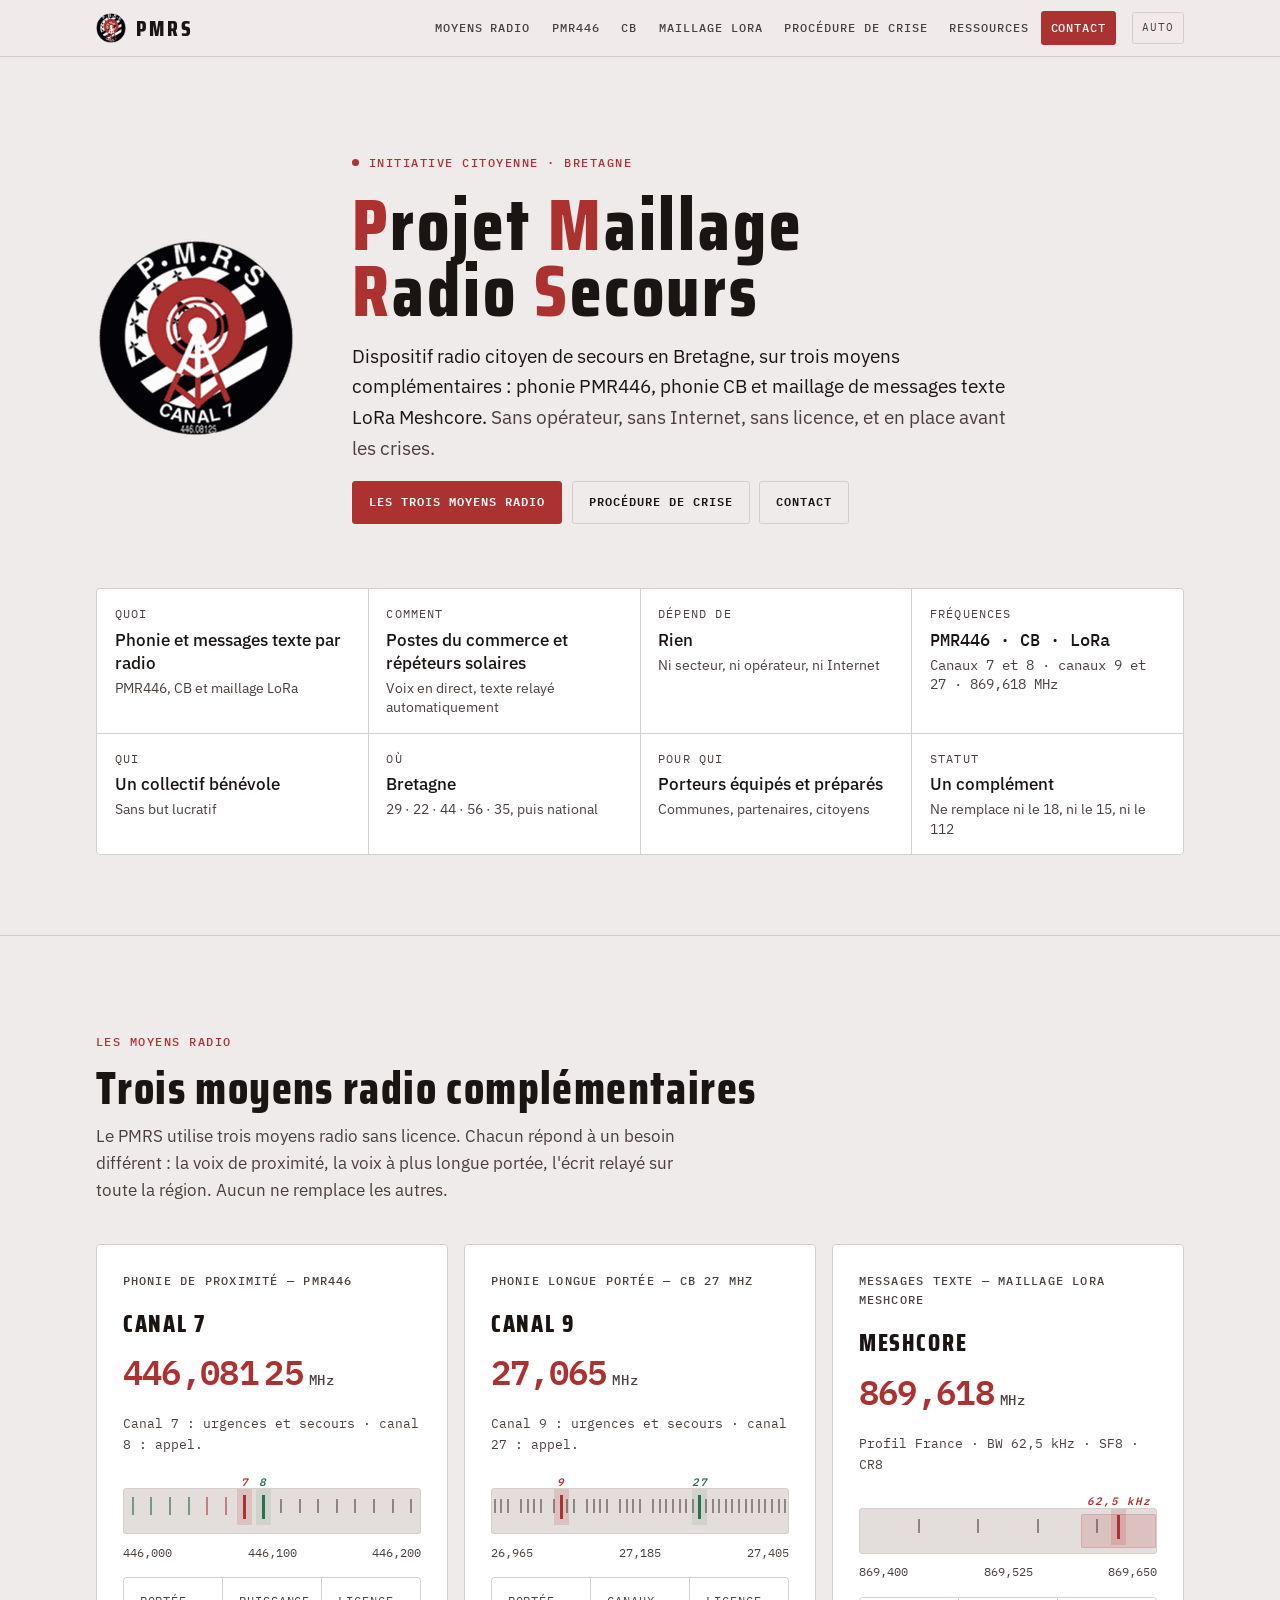
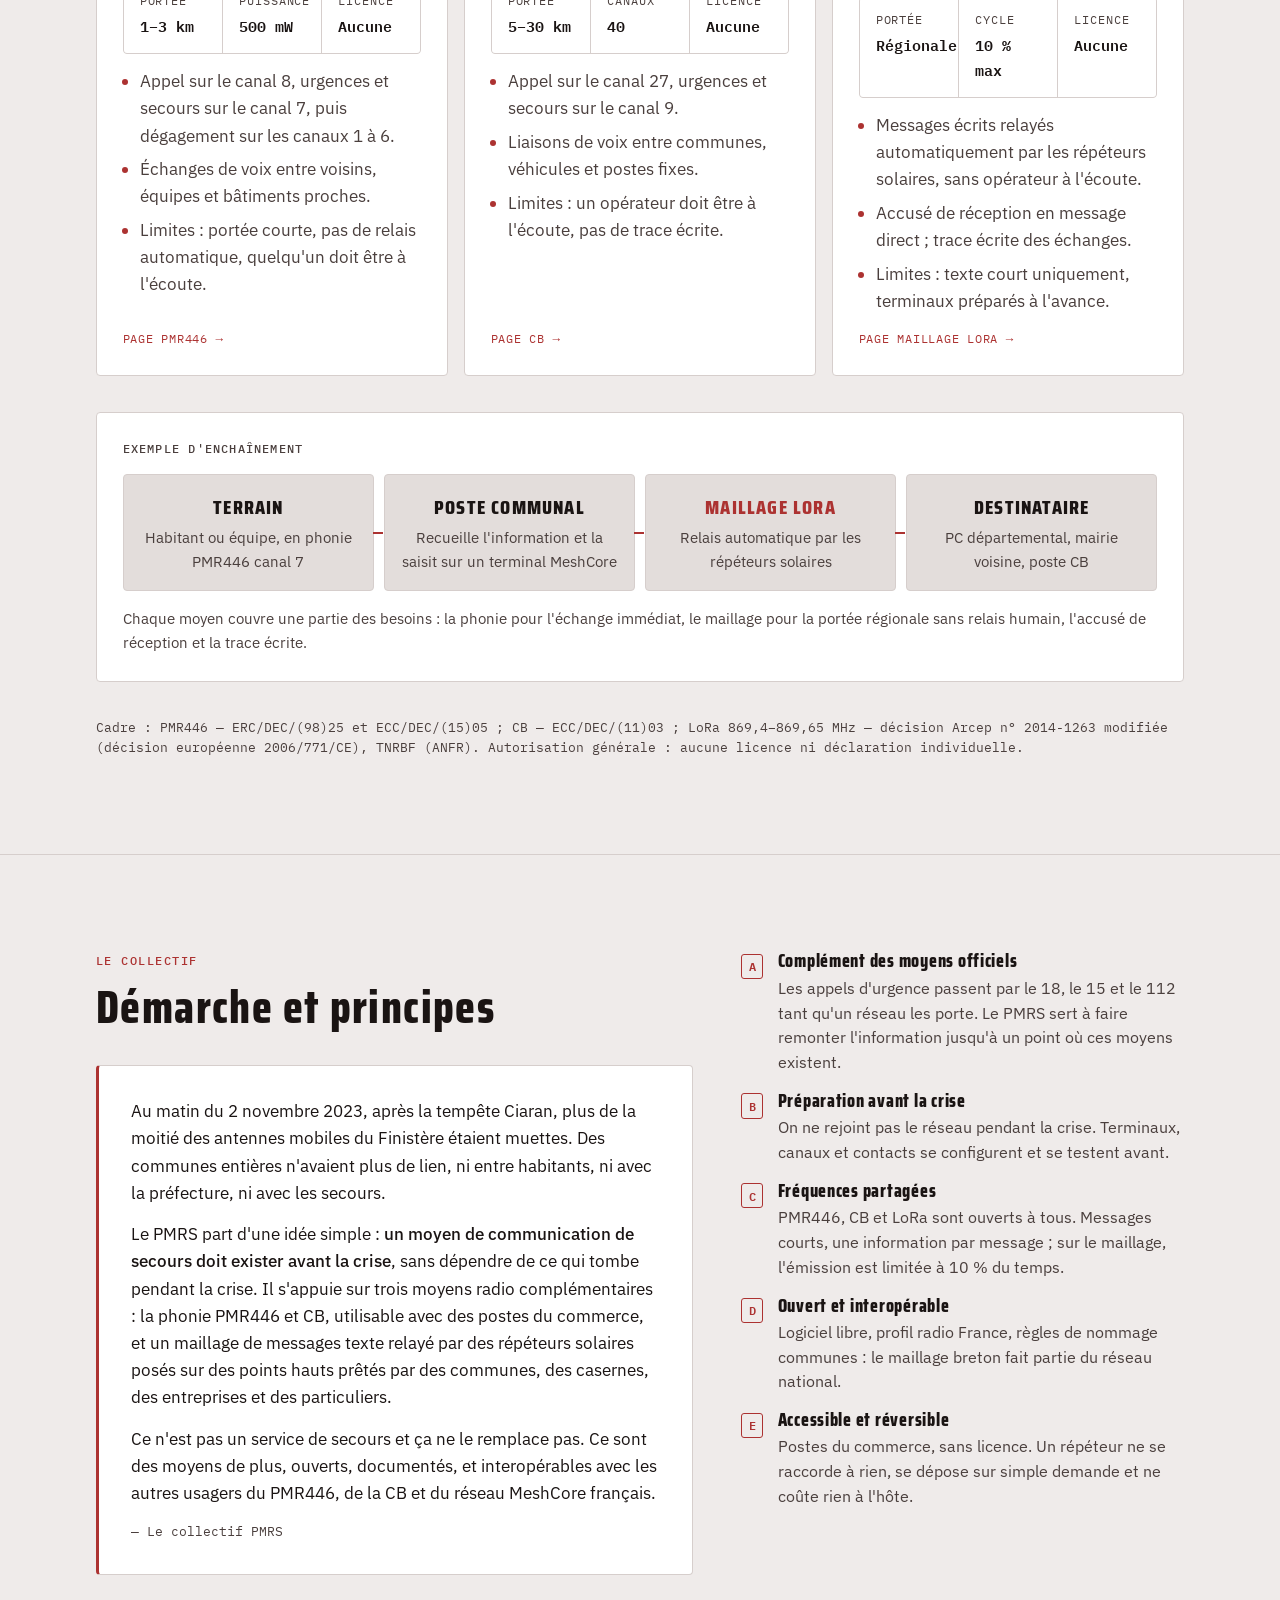
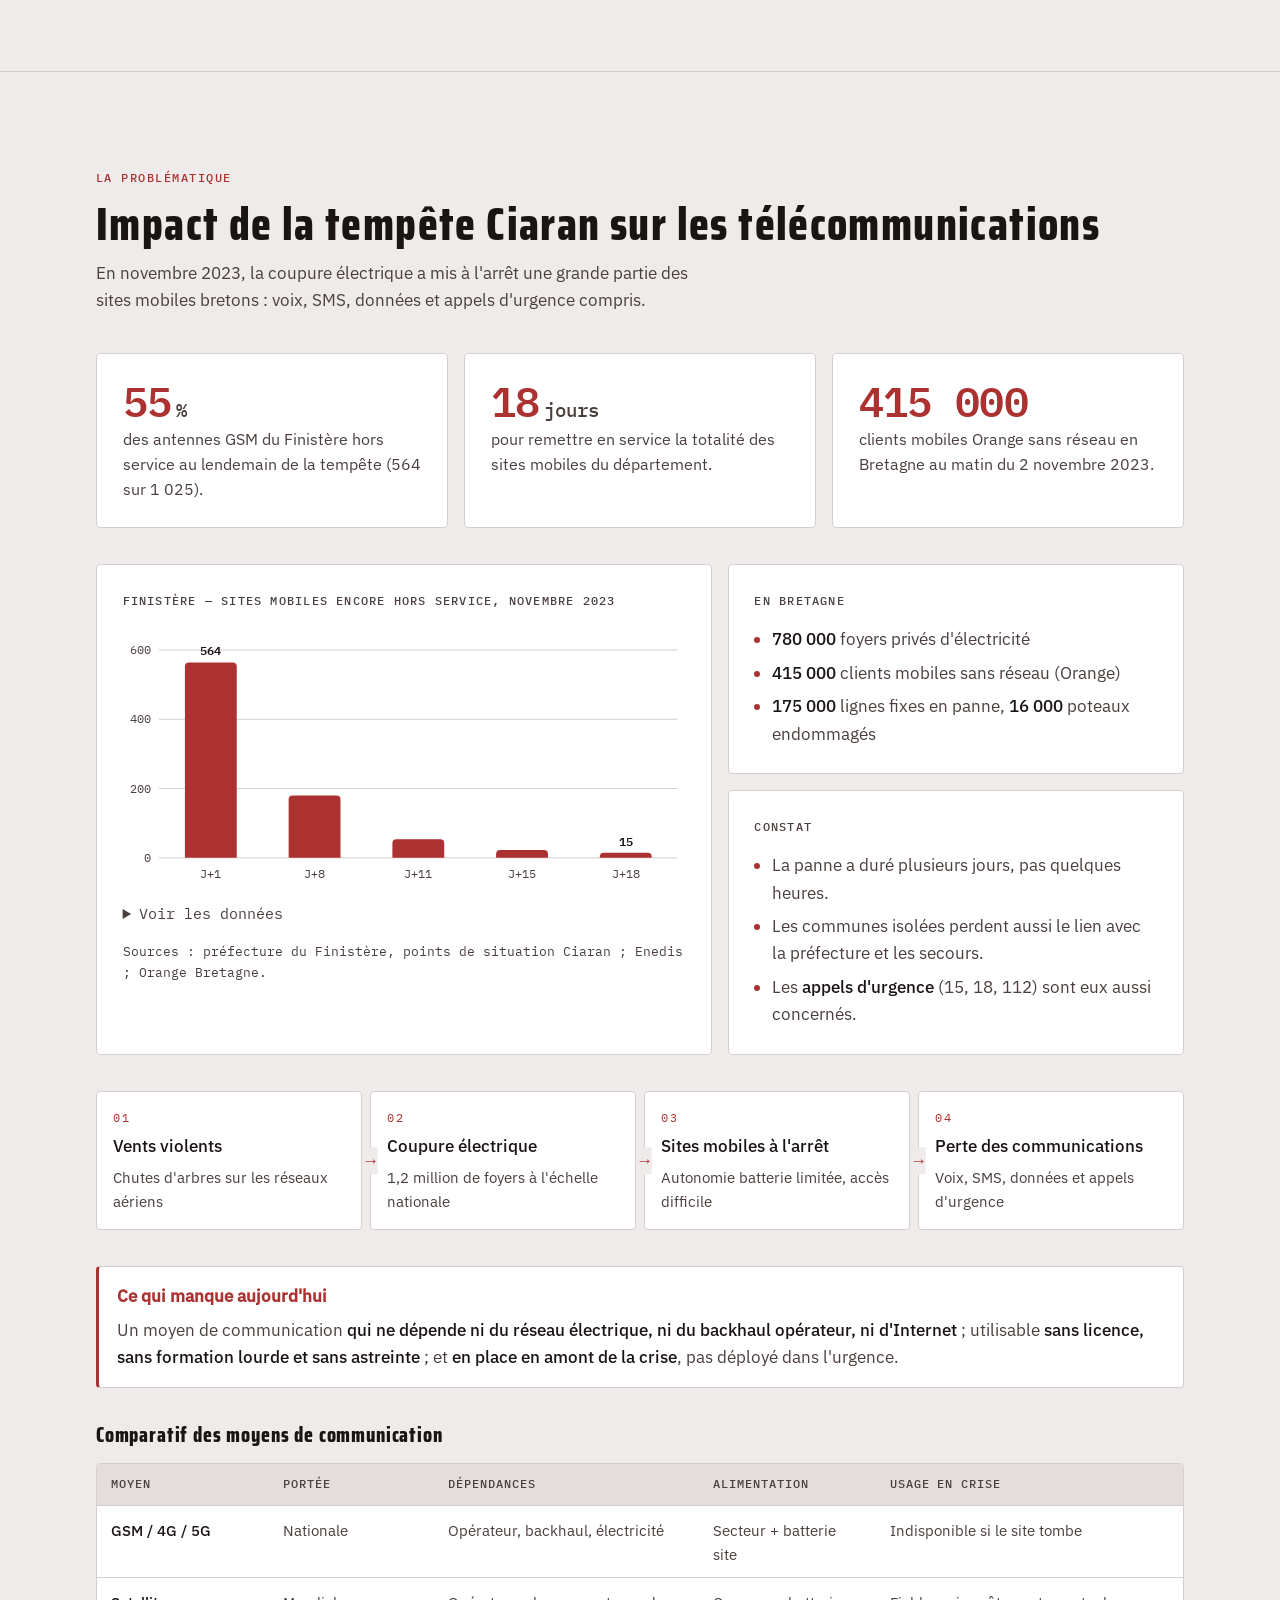
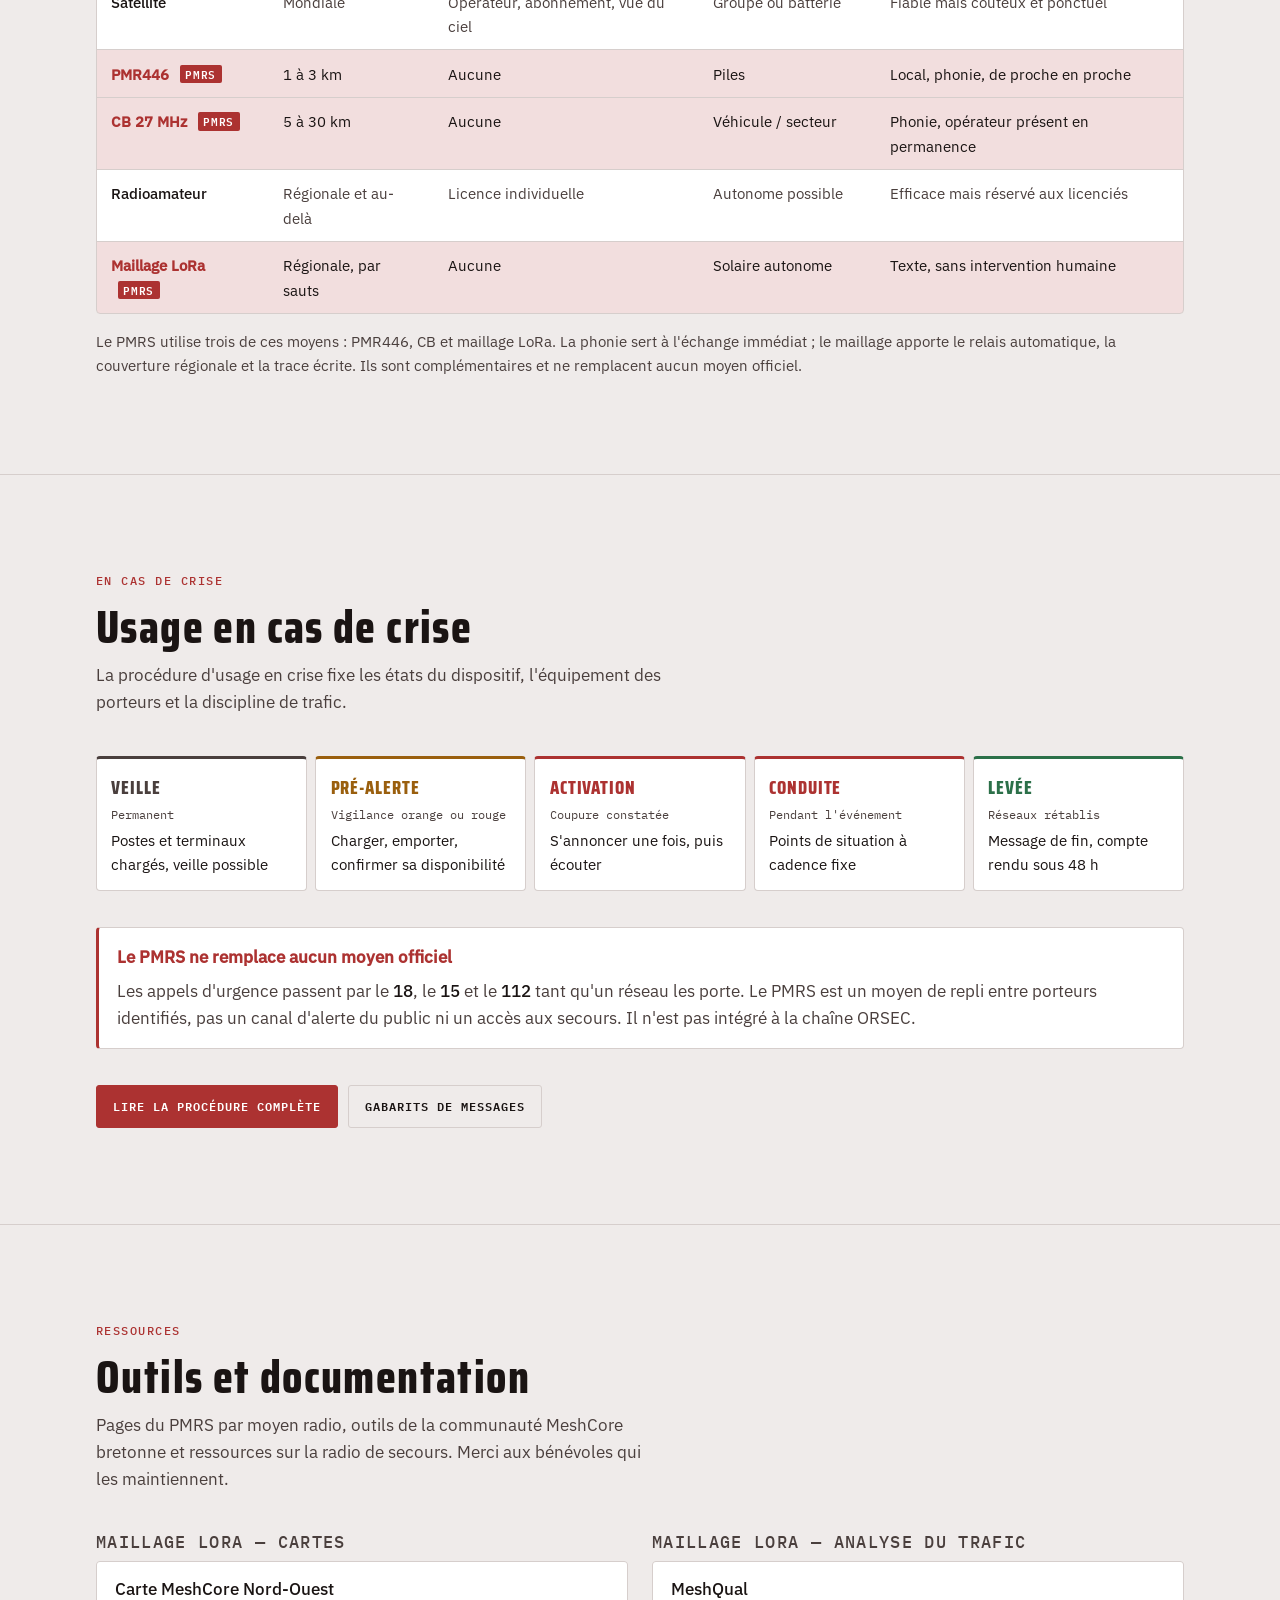
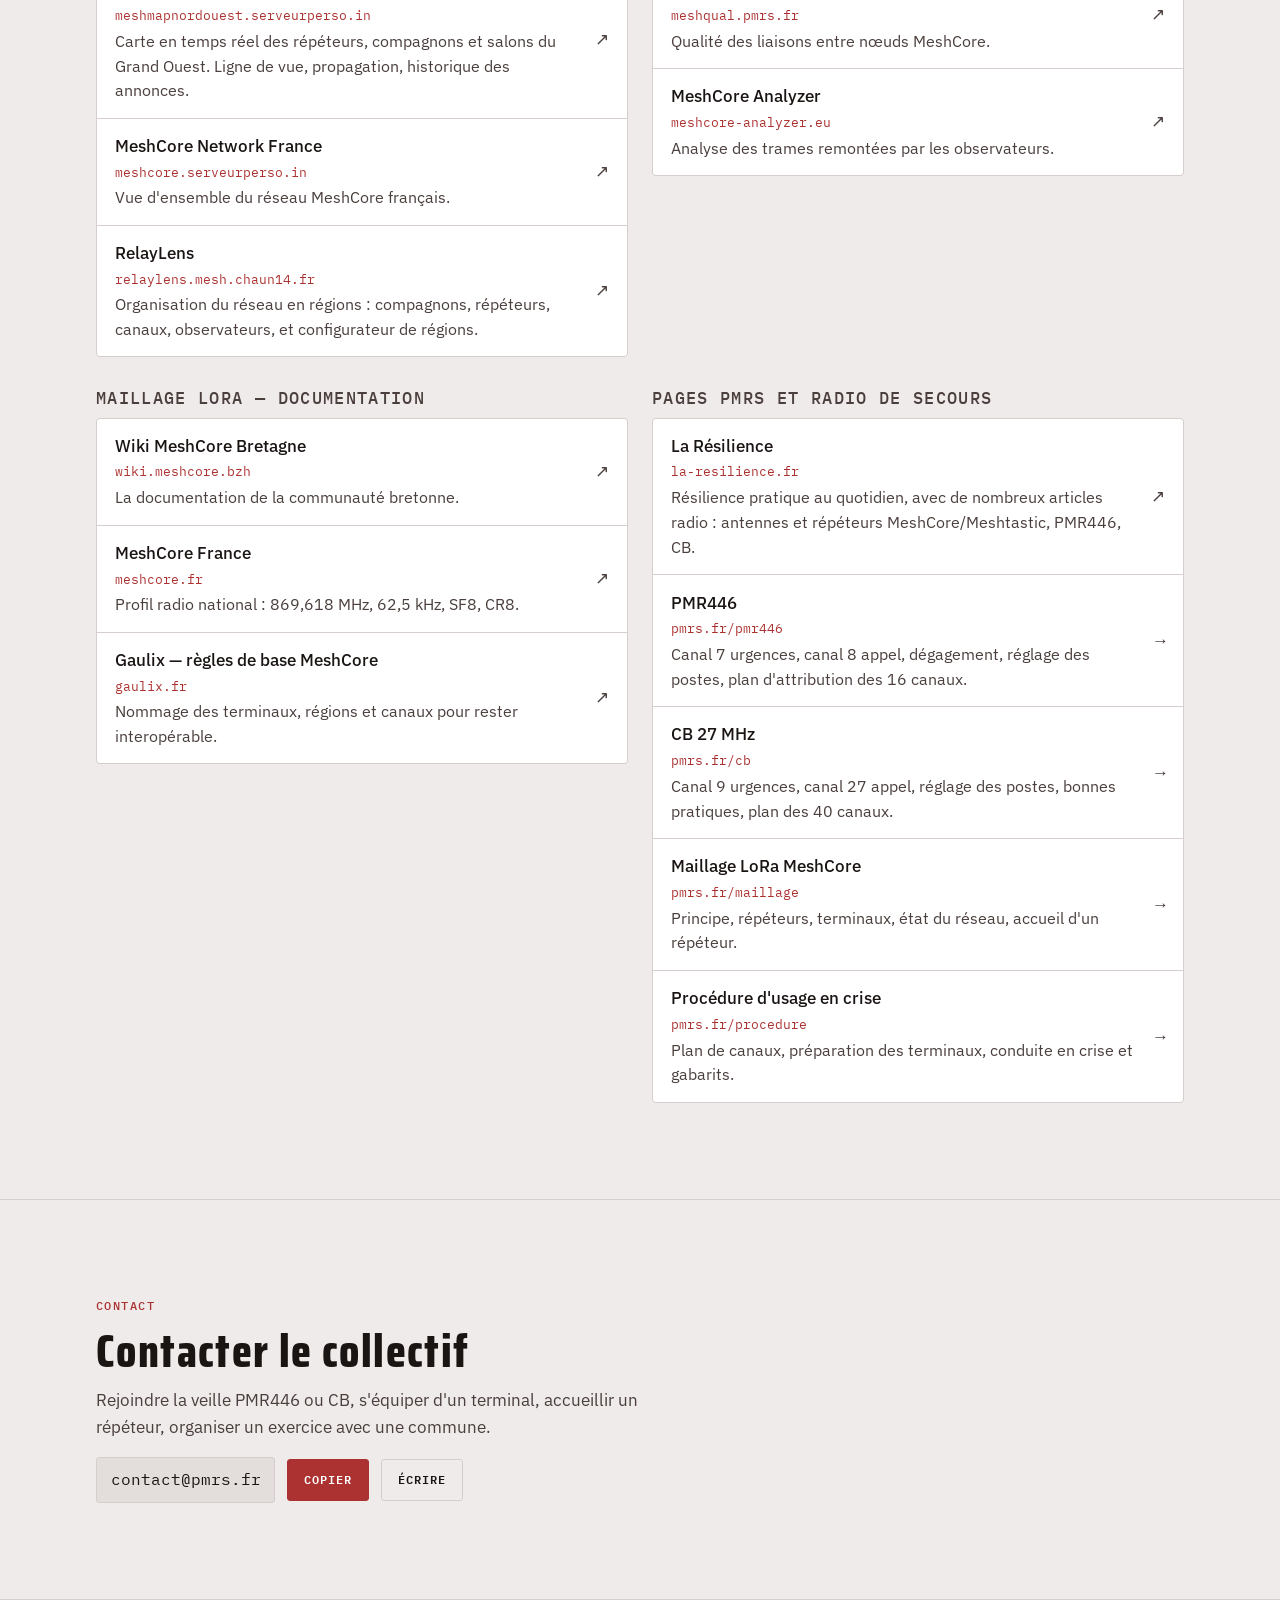
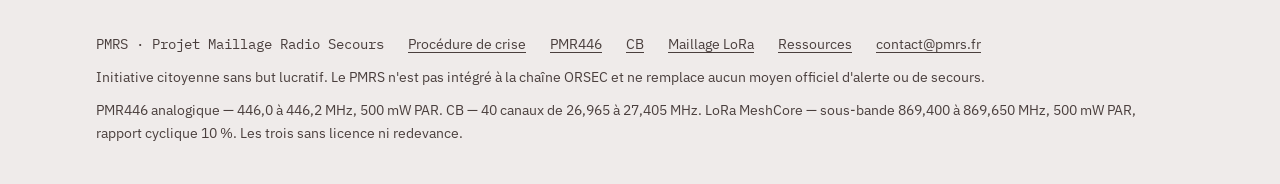
<file: index.html>
<!doctype html>
<html lang="fr">
<head>
  <meta charset="utf-8">
  <meta name="viewport" content="width=device-width, initial-scale=1, viewport-fit=cover">
  <title>PMRS — Projet Maillage Radio Secours</title>
  <meta name="description" content="Dispositif radio citoyen de secours en Bretagne, sur trois moyens complémentaires : phonie PMR446 (canaux 7 et 8), phonie CB (canaux 9 et 27) et maillage de messages texte LoRa MeshCore (869,618 MHz). Sans opérateur, sans Internet, sans licence.">
  <link rel="canonical" href="https://pmrs.fr/">
  <meta name="theme-color" content="#EFEBEA" media="(prefers-color-scheme: light)">
  <meta name="theme-color" content="#15100F" media="(prefers-color-scheme: dark)">

  <link rel="icon" href="/favicon.ico" sizes="32x32">
  <link rel="icon" type="image/png" sizes="16x16" href="/favicon-16x16.png">
  <link rel="icon" type="image/png" sizes="32x32" href="/favicon-32x32.png">
  <link rel="apple-touch-icon" sizes="180x180" href="/apple-touch-icon.png">
  <link rel="manifest" href="/site.webmanifest">

  <meta property="og:type" content="website">
  <meta property="og:site_name" content="PMRS">
  <meta property="og:locale" content="fr_FR">
  <meta property="og:url" content="https://pmrs.fr/">
  <meta property="og:title" content="PMRS — Projet Maillage Radio Secours">
  <meta property="og:description" content="Réseau citoyen de messages texte par radio CB, PM446 et LoRa MeshCore (869,618 MHz relayés par des répéteurs solaires en Bretagne). Sans opérateur, sans Internet, sans licence.">
  <meta property="og:image" content="https://pmrs.fr/og-image.png">
  <meta property="og:image:type" content="image/png">
  <meta property="og:image:width" content="1200">
  <meta property="og:image:height" content="630">
  <meta property="og:image:alt" content="Écusson PMRS et titre Projet Maillage Radio Secours ; PMR446 canaux 7 et 8, CB canaux 9 et 27, MeshCore 869,618 MHz">
  <meta name="twitter:card" content="summary_large_image">
  <meta name="twitter:title" content="PMRS — Projet Maillage Radio Secours">
  <meta name="twitter:description" content="Réseau citoyen de messages texte par radio LoRa MeshCore (869,618 MHz), relayés par des répéteurs solaires en Bretagne. Sans opérateur, sans Internet, sans licence.">
  <meta name="twitter:image" content="https://pmrs.fr/og-image.png">
  <meta name="twitter:image:alt" content="Écusson PMRS et titre Projet Maillage Radio Secours ; PMR446 canaux 7 et 8, CB canaux 9 et 27, MeshCore 869,618 MHz">

  <script>try{var t=localStorage.getItem('pmrs-theme');if(t==='light'||t==='dark'){document.documentElement.setAttribute('data-theme',t)}}catch(e){}</script>
  <link rel="preload" href="fonts/ibm-plex-sans-latin-400-normal.woff2" as="font" type="font/woff2" crossorigin>
  <link rel="preload" href="fonts/saira-condensed-latin-800-normal.woff2" as="font" type="font/woff2" crossorigin>
  <link rel="stylesheet" href="style.css">
</head>
<body>
<a class="skip" href="#main">Aller au contenu</a>

<header class="topbar">
  <div class="wrap">
    <a class="brand" href="#top" aria-label="PMRS, retour en haut">
      <img src="logo.png" width="30" height="30" alt="">
      <b>PMRS</b>
    </a>
    <nav class="nav" id="nav" aria-label="Navigation principale">
      <a href="#moyens">Moyens radio</a>
      <a href="pmr446.html">PMR446</a>
      <a href="cb.html">CB</a>
      <a href="maillage.html">Maillage LoRa</a>
      <a href="procedure.html">Procédure de crise</a>
      <a href="#ressources">Ressources</a>
      <a class="cta" href="#contact">Contact</a>
    </nav>
    <div class="tools">
      <button class="icon-btn" id="theme" type="button">Auto</button>
      <button class="icon-btn menu-btn" id="menu" type="button" aria-expanded="false" aria-controls="nav">Menu</button>
    </div>
  </div>
</header>

<main id="main">

<!-- ================= HÉROS ================= -->
<section class="hero" id="top">
  <div class="wrap">
    <div class="badge">
      <span></span><span></span><span></span>
      <img src="logo.png" width="320" height="320" decoding="async" alt="Écusson PMRS : pylône radio émettant, canal 7, 446.08125">
    </div>
    <div class="hero-text">
      <p class="eyebrow"><span class="dot"></span>Initiative citoyenne · Bretagne</p>
      <h1><span class="caps">P</span>rojet <span class="caps">M</span>aillage <span class="caps">R</span>adio <span class="caps">S</span>ecours</h1>
      <p class="lede">Dispositif radio citoyen de secours en Bretagne, sur trois moyens complémentaires : phonie PMR446, phonie CB et maillage de messages texte LoRa Meshcore. <span>Sans opérateur, sans Internet, sans licence, et en place avant les crises.</span></p>
      <div class="btns">
        <a class="btn" href="#moyens">Les trois moyens radio</a>
        <a class="btn ghost" href="procedure.html">Procédure de crise</a>
        <a class="btn ghost" href="#contact">Contact</a>
      </div>
    </div>
  </div>
</section>

<!-- ================= COUP D'ŒIL ================= -->
<section class="wrap stack-lg" aria-label="PMRS en un coup d'œil" style="padding-bottom:clamp(3rem,8vw,5rem)">
  <dl class="idcard">
    <div><dt>Quoi</dt><dd>Phonie et messages texte par radio<small>PMR446, CB et maillage LoRa</small></dd></div>
    <div><dt>Comment</dt><dd>Postes du commerce et répéteurs solaires<small>Voix en direct, texte relayé automatiquement</small></dd></div>
    <div><dt>Dépend de</dt><dd>Rien<small>Ni secteur, ni opérateur, ni Internet</small></dd></div>
    <div><dt>Fréquences</dt><dd class="mono">PMR446 · CB · LoRa<small>Canaux 7 et 8 · canaux 9 et 27 · 869,618 MHz</small></dd></div>
    <div><dt>Qui</dt><dd>Un collectif bénévole<small>Sans but lucratif</small></dd></div>
    <div><dt>Où</dt><dd>Bretagne<small>29 · 22 · 44 · 56 · 35, puis national</small></dd></div>
    <div><dt>Pour qui</dt><dd>Porteurs équipés et préparés<small>Communes, partenaires, citoyens</small></dd></div>
    <div><dt>Statut</dt><dd>Un complément<small>Ne remplace ni le 18, ni le 15, ni le 112</small></dd></div>
  </dl>
</section>

<!-- ================= MOYENS RADIO ================= -->
<section class="section" id="moyens">
  <div class="wrap">
    <div class="section-head">
      <p class="eyebrow">Les moyens radio</p>
      <h2>Trois moyens radio complémentaires</h2>
      <p class="lede">Le PMRS utilise trois moyens radio sans licence. Chacun répond à un besoin différent : la voix de proximité, la voix à plus longue portée, l'écrit relayé sur toute la région. Aucun ne remplace les autres.</p>
    </div>

    <div class="stack-lg">
      <div class="grid g3 moyens">
        <section class="panel" aria-label="Phonie PMR446">
          <p class="panel-label">Phonie de proximité — PMR446</p>
          <div class="readout">
            <span class="ch">Canal 7</span>
            <span class="freq">446,081&thinsp;25<small>MHz</small></span>
          </div>
          <p class="note">Canal 7 : urgences et secours · canal 8 : appel.</p>
          <div class="scale">
            <div class="track" id="track-pmr" role="img" aria-label="Bande PMR446 de 446,000 à 446,200 MHz : canal 7 urgences et secours, canal 8 appel, canaux 1 à 6 de dégagement"></div>
            <div class="ends"><span>446,000</span><span>446,100</span><span>446,200</span></div>
          </div>
          <dl class="specs">
            <div><dt>Portée</dt><dd>1–3 km</dd></div>
            <div><dt>Puissance</dt><dd>500 mW</dd></div>
            <div><dt>Licence</dt><dd>Aucune</dd></div>
          </dl>
          <ul>
            <li>Appel sur le canal 8, urgences et secours sur le canal 7, puis dégagement sur les canaux 1 à 6.</li>
            <li>Échanges de voix entre voisins, équipes et bâtiments proches.</li>
            <li>Limites : portée courte, pas de relais automatique, quelqu'un doit être à l'écoute.</li>
          </ul>
          <a class="more" href="pmr446.html">Page PMR446 →</a>
        </section>

        <section class="panel" aria-label="Phonie CB">
          <p class="panel-label">Phonie longue portée — CB 27 MHz</p>
          <div class="readout">
            <span class="ch">Canal 9</span>
            <span class="freq">27,065<small>MHz</small></span>
          </div>
          <p class="note">Canal 9 : urgences et secours · canal 27 : appel.</p>
          <div class="scale">
            <div class="track" id="track-cb" role="img" aria-label="Bande CB de 26,965 à 27,405 MHz, 40 canaux : canal 9 urgences et secours, canal 27 appel"></div>
            <div class="ends"><span>26,965</span><span>27,185</span><span>27,405</span></div>
          </div>
          <dl class="specs">
            <div><dt>Portée</dt><dd>5–30 km</dd></div>
            <div><dt>Canaux</dt><dd>40</dd></div>
            <div><dt>Licence</dt><dd>Aucune</dd></div>
          </dl>
          <ul>
            <li>Appel sur le canal 27, urgences et secours sur le canal 9.</li>
            <li>Liaisons de voix entre communes, véhicules et postes fixes.</li>
            <li>Limites : un opérateur doit être à l'écoute, pas de trace écrite.</li>
          </ul>
          <a class="more" href="cb.html">Page CB →</a>
        </section>

        <section class="panel" aria-label="Maillage LoRa">
          <p class="panel-label">Messages texte — maillage LoRa MeshCore</p>
          <div class="readout">
            <span class="ch">MeshCore</span>
            <span class="freq">869,618<small>MHz</small></span>
          </div>
          <p class="note">Profil France · BW 62,5 kHz · SF8 · CR8</p>
          <div class="scale">
            <div class="track" id="track-mc" role="img" aria-label="Sous-bande 869,400 à 869,650 MHz, canal MeshCore centré sur 869,618 MHz et occupant 62,5 kHz"></div>
            <div class="ends"><span>869,400</span><span>869,525</span><span>869,650</span></div>
          </div>
          <dl class="specs">
            <div><dt>Portée</dt><dd>Régionale</dd></div>
            <div><dt>Cycle</dt><dd>10 % max</dd></div>
            <div><dt>Licence</dt><dd>Aucune</dd></div>
          </dl>
          <ul>
            <li>Messages écrits relayés automatiquement par les répéteurs solaires, sans opérateur à l'écoute.</li>
            <li>Accusé de réception en message direct ; trace écrite des échanges.</li>
            <li>Limites : texte court uniquement, terminaux préparés à l'avance.</li>
          </ul>
          <a class="more" href="maillage.html">Page maillage LoRa →</a>
        </section>
      </div>

      <div class="panel">
        <p class="panel-label">Exemple d'enchaînement</p>
        <div class="flow">
          <div class="node t"><b>Terrain</b><span>Habitant ou équipe, en phonie PMR446 canal 7</span></div>
          <div class="node t"><b>Poste communal</b><span>Recueille l'information et la saisit sur un terminal MeshCore</span></div>
          <div class="node r"><b>Maillage LoRa</b><span>Relais automatique par les répéteurs solaires</span></div>
          <div class="node t"><b>Destinataire</b><span>PC départemental, mairie voisine, poste CB</span></div>
        </div>
        <p class="small muted">Chaque moyen couvre une partie des besoins : la phonie pour l'échange immédiat, le maillage pour la portée régionale sans relais humain, l'accusé de réception et la trace écrite.</p>
      </div>

      <p class="source">Cadre : PMR446 — ERC/DEC/(98)25 et ECC/DEC/(15)05 ; CB — ECC/DEC/(11)03 ; LoRa 869,4–869,65 MHz — décision Arcep n° 2014-1263 modifiée (décision européenne 2006/771/CE), TNRBF (ANFR). Autorisation générale : aucune licence ni déclaration individuelle.</p>
    </div>
  </div>
</section>

<!-- ================= PHILOSOPHIE ================= -->
<section class="section" id="philosophie">
  <div class="wrap grid split" style="gap:clamp(1.5rem,5vw,3rem)">
    <div class="stack-lg">
      <div class="section-head" style="margin:0">
        <p class="eyebrow">Le collectif</p>
        <h2>Démarche et principes</h2>
      </div>
      <div class="letter">
        <p>Au matin du 2 novembre 2023, après la tempête Ciaran, plus de la moitié des antennes mobiles du Finistère étaient muettes. Des communes entières n'avaient plus de lien, ni entre habitants, ni avec la préfecture, ni avec les secours.</p>
        <p>Le PMRS part d'une idée simple : <strong>un moyen de communication de secours doit exister avant la crise</strong>, sans dépendre de ce qui tombe pendant la crise. Il s'appuie sur trois moyens radio complémentaires : la phonie PMR446 et CB, utilisable avec des postes du commerce, et un maillage de messages texte relayé par des répéteurs solaires posés sur des points hauts prêtés par des communes, des casernes, des entreprises et des particuliers.</p>
        <p>Ce n'est pas un service de secours et ça ne le remplace pas. Ce sont des moyens de plus, ouverts, documentés, et interopérables avec les autres usagers du PMR446, de la CB et du réseau MeshCore français.</p>
        <p class="sign">— Le collectif PMRS</p>
      </div>
    </div>
    <div class="stack">
      <div class="principle"><span class="k">A</span><div><h3>Complément des moyens officiels</h3><p>Les appels d'urgence passent par le 18, le 15 et le 112 tant qu'un réseau les porte. Le PMRS sert à faire remonter l'information jusqu'à un point où ces moyens existent.</p></div></div>
      <div class="principle"><span class="k">B</span><div><h3>Préparation avant la crise</h3><p>On ne rejoint pas le réseau pendant la crise. Terminaux, canaux et contacts se configurent et se testent avant.</p></div></div>
      <div class="principle"><span class="k">C</span><div><h3>Fréquences partagées</h3><p>PMR446, CB et LoRa sont ouverts à tous. Messages courts, une information par message ; sur le maillage, l'émission est limitée à 10 % du temps.</p></div></div>
      <div class="principle"><span class="k">D</span><div><h3>Ouvert et interopérable</h3><p>Logiciel libre, profil radio France, règles de nommage communes : le maillage breton fait partie du réseau national.</p></div></div>
      <div class="principle"><span class="k">E</span><div><h3>Accessible et réversible</h3><p>Postes du commerce, sans licence. Un répéteur ne se raccorde à rien, se dépose sur simple demande et ne coûte rien à l'hôte.</p></div></div>
    </div>
  </div>
</section>

<!-- ================= 01 POURQUOI ================= -->
<section class="section" id="pourquoi">
  <div class="wrap">
    <div class="section-head">
      <p class="eyebrow">La problématique</p>
      <h2>Impact de la tempête Ciaran sur les télécommunications</h2>
      <p class="lede">En novembre 2023, la coupure électrique a mis à l'arrêt une grande partie des sites mobiles bretons : voix, SMS, données et appels d'urgence compris.</p>
    </div>

    <div class="stack-lg">
      <div class="grid g3">
        <div class="panel stat"><span class="v">55<small>%</small></span><p>des antennes GSM du Finistère hors service au lendemain de la tempête (564 sur 1 025).</p></div>
        <div class="panel stat"><span class="v">18<small>jours</small></span><p>pour remettre en service la totalité des sites mobiles du département.</p></div>
        <div class="panel stat"><span class="v">415 000</span><p>clients mobiles Orange sans réseau en Bretagne au matin du 2 novembre 2023.</p></div>
      </div>

      <div class="grid split">
        <figure class="panel" style="margin:0">
          <p class="panel-label">Finistère — sites mobiles encore hors service, novembre 2023</p>
          <div class="chart" id="ciaran"><div class="tip" aria-hidden="true"></div></div>
          <details class="small muted">
            <summary class="mono" style="cursor:pointer">Voir les données</summary>
            <div class="table-wrap" style="margin-top:.6rem"><table style="min-width:0">
              <thead><tr><th>Jour</th><th>Sites hors service</th></tr></thead>
              <tbody>
                <tr><th>J+1</th><td class="mono">564</td></tr>
                <tr><th>J+8</th><td class="mono">180</td></tr>
                <tr><th>J+11</th><td class="mono">54</td></tr>
                <tr><th>J+15</th><td class="mono">23</td></tr>
                <tr><th>J+18</th><td class="mono">15</td></tr>
              </tbody>
            </table></div>
          </details>
          <figcaption class="source">Sources : préfecture du Finistère, points de situation Ciaran ; Enedis ; Orange Bretagne.</figcaption>
        </figure>
        <div class="stack">
          <div class="panel">
            <p class="panel-label">En Bretagne</p>
            <ul>
              <li><strong>780 000</strong> foyers privés d'électricité</li>
              <li><strong>415 000</strong> clients mobiles sans réseau (Orange)</li>
              <li><strong>175 000</strong> lignes fixes en panne, <strong>16 000</strong> poteaux endommagés</li>
            </ul>
          </div>
          <div class="panel">
            <p class="panel-label">Constat</p>
            <ul>
              <li>La panne a duré plusieurs jours, pas quelques heures.</li>
              <li>Les communes isolées perdent aussi le lien avec la préfecture et les secours.</li>
              <li>Les <strong>appels d'urgence</strong> (15, 18, 112) sont eux aussi concernés.</li>
            </ul>
          </div>
        </div>
      </div>

      <ol class="chain" aria-label="Enchaînement des coupures">
        <li><b>Vents violents</b><span>Chutes d'arbres sur les réseaux aériens</span></li>
        <li><b>Coupure électrique</b><span>1,2 million de foyers à l'échelle nationale</span></li>
        <li><b>Sites mobiles à l'arrêt</b><span>Autonomie batterie limitée, accès difficile</span></li>
        <li><b>Perte des communications</b><span>Voix, SMS, données et appels d'urgence</span></li>
      </ol>

      <div class="callout">
        <b>Ce qui manque aujourd'hui</b>
        <p>Un moyen de communication <strong>qui ne dépende ni du réseau électrique, ni du backhaul opérateur, ni d'Internet</strong> ; utilisable <strong>sans licence, sans formation lourde et sans astreinte</strong> ; et <strong>en place en amont de la crise</strong>, pas déployé dans l'urgence.</p>
      </div>

      <div class="stack">
        <h3>Comparatif des moyens de communication</h3>
        <div class="table-wrap">
          <table>
            <thead><tr><th>Moyen</th><th>Portée</th><th>Dépendances</th><th>Alimentation</th><th>Usage en crise</th></tr></thead>
            <tbody>
              <tr><th>GSM / 4G / 5G</th><td>Nationale</td><td>Opérateur, backhaul, électricité</td><td>Secteur + batterie site</td><td>Indisponible si le site tombe</td></tr>
              <tr><th>Satellite</th><td>Mondiale</td><td>Opérateur, abonnement, vue du ciel</td><td>Groupe ou batterie</td><td>Fiable mais coûteux et ponctuel</td></tr>
              <tr class="ours"><th>PMR446 <span class="tag-pmrs">PMRS</span></th><td>1 à 3 km</td><td>Aucune</td><td>Piles</td><td>Local, phonie, de proche en proche</td></tr>
              <tr class="ours"><th>CB 27 MHz <span class="tag-pmrs">PMRS</span></th><td>5 à 30 km</td><td>Aucune</td><td>Véhicule / secteur</td><td>Phonie, opérateur présent en permanence</td></tr>
              <tr><th>Radioamateur</th><td>Régionale et au-delà</td><td>Licence individuelle</td><td>Autonome possible</td><td>Efficace mais réservé aux licenciés</td></tr>
              <tr class="ours"><th>Maillage LoRa <span class="tag-pmrs">PMRS</span></th><td>Régionale, par sauts</td><td>Aucune</td><td>Solaire autonome</td><td>Texte, sans intervention humaine</td></tr>
            </tbody>
          </table>
        </div>
        <p class="muted small">Le PMRS utilise trois de ces moyens : PMR446, CB et maillage LoRa. La phonie sert à l'échange immédiat ; le maillage apporte le relais automatique, la couverture régionale et la trace écrite. Ils sont complémentaires et ne remplacent aucun moyen officiel.</p>
      </div>
    </div>
  </div>
</section>

<!-- ================= 06 CRISE ================= -->
<section class="section" id="crise">
  <div class="wrap">
    <div class="section-head">
      <p class="eyebrow">En cas de crise</p>
      <h2>Usage en cas de crise</h2>
      <p class="lede">La procédure d'usage en crise fixe les états du dispositif, l'équipement des porteurs et la discipline de trafic.</p>
    </div>

    <div class="stack-lg">
      <ol class="states">
        <li class="s-veille"><b>Veille</b><span class="trg">Permanent</span><span class="act">Postes et terminaux chargés, veille possible</span></li>
        <li class="s-pre"><b>Pré-alerte</b><span class="trg">Vigilance orange ou rouge</span><span class="act">Charger, emporter, confirmer sa disponibilité</span></li>
        <li class="s-act"><b>Activation</b><span class="trg">Coupure constatée</span><span class="act">S'annoncer une fois, puis écouter</span></li>
        <li class="s-cond"><b>Conduite</b><span class="trg">Pendant l'événement</span><span class="act">Points de situation à cadence fixe</span></li>
        <li class="s-levee"><b>Levée</b><span class="trg">Réseaux rétablis</span><span class="act">Message de fin, compte rendu sous 48 h</span></li>
      </ol>

      <div class="callout">
        <b>Le PMRS ne remplace aucun moyen officiel</b>
        <p>Les appels d'urgence passent par le <strong>18</strong>, le <strong>15</strong> et le <strong>112</strong> tant qu'un réseau les porte. Le PMRS est un moyen de repli entre porteurs identifiés, pas un canal d'alerte du public ni un accès aux secours. Il n'est pas intégré à la chaîne ORSEC.</p>
      </div>

      <div class="btns">
        <a class="btn" href="procedure.html">Lire la procédure complète</a>
        <a class="btn ghost" href="procedure.html#gabarits">Gabarits de messages</a>
      </div>
    </div>
  </div>
</section>

<!-- ================= 07 RESSOURCES ================= -->
<section class="section" id="ressources">
  <div class="wrap">
    <div class="section-head">
      <p class="eyebrow">Ressources</p>
      <h2>Outils et documentation</h2>
      <p class="lede">Pages du PMRS par moyen radio, outils de la communauté MeshCore bretonne et ressources sur la radio de secours. Merci aux bénévoles qui les maintiennent.</p>
    </div>

    <div class="grid g2" style="gap:2rem 1.5rem">
      <div class="res-group">
        <h3>Maillage LoRa — cartes</h3>
        <ul class="res">
          <li><a href="https://meshmapnordouest.serveurperso.in/" target="_blank" rel="noopener">
            <b>Carte MeshCore Nord-Ouest</b><span class="host">meshmapnordouest.serveurperso.in</span>
            <span class="desc">Carte en temps réel des répéteurs, compagnons et salons du Grand Ouest. Ligne de vue, propagation, historique des annonces.</span><span class="arrow">↗</span></a></li>
          <li><a href="https://meshcore.serveurperso.in/" target="_blank" rel="noopener">
            <b>MeshCore Network France</b><span class="host">meshcore.serveurperso.in</span>
            <span class="desc">Vue d'ensemble du réseau MeshCore français.</span><span class="arrow">↗</span></a></li>
          <li><a href="https://relaylens.mesh.chaun14.fr/regions" target="_blank" rel="noopener">
            <b>RelayLens</b><span class="host">relaylens.mesh.chaun14.fr</span>
            <span class="desc">Organisation du réseau en régions : compagnons, répéteurs, canaux, observateurs, et configurateur de régions.</span><span class="arrow">↗</span></a></li>
        </ul>
      </div>

      <div class="res-group">
        <h3>Maillage LoRa — analyse du trafic</h3>
        <ul class="res">
          <li><a href="https://meshqual.pmrs.fr/" target="_blank" rel="noopener">
            <b>MeshQual</b><span class="host">meshqual.pmrs.fr</span>
            <span class="desc">Qualité des liaisons entre nœuds MeshCore.</span><span class="arrow">↗</span></a></li>
          <li><a href="https://meshcore-analyzer.eu/" target="_blank" rel="noopener">
            <b>MeshCore Analyzer</b><span class="host">meshcore-analyzer.eu</span>
            <span class="desc">Analyse des trames remontées par les observateurs.</span><span class="arrow">↗</span></a></li>
        </ul>
      </div>

      <div class="res-group">
        <h3>Maillage LoRa — documentation</h3>
        <ul class="res">
          <li><a href="https://wiki.meshcore.bzh/" target="_blank" rel="noopener">
            <b>Wiki MeshCore Bretagne</b><span class="host">wiki.meshcore.bzh</span>
            <span class="desc">La documentation de la communauté bretonne.</span><span class="arrow">↗</span></a></li>
          <li><a href="https://meshcore.fr/" target="_blank" rel="noopener">
            <b>MeshCore France</b><span class="host">meshcore.fr</span>
            <span class="desc">Profil radio national : 869,618 MHz, 62,5 kHz, SF8, CR8.</span><span class="arrow">↗</span></a></li>
          <li><a href="https://gaulix.fr/docs-parametrage/regles-de-nommage-regions-canaux-meshcore/" target="_blank" rel="noopener">
            <b>Gaulix — règles de base MeshCore</b><span class="host">gaulix.fr</span>
            <span class="desc">Nommage des terminaux, régions et canaux pour rester interopérable.</span><span class="arrow">↗</span></a></li>
        </ul>
      </div>

      <div class="res-group">
        <h3>Pages PMRS et radio de secours</h3>
        <ul class="res">
          <li><a href="https://www.la-resilience.fr/" target="_blank" rel="noopener">
            <b>La Résilience</b><span class="host">la-resilience.fr</span>
            <span class="desc">Résilience pratique au quotidien, avec de nombreux articles radio : antennes et répéteurs MeshCore/Meshtastic, PMR446, CB.</span><span class="arrow">↗</span></a></li>
          <li><a href="pmr446.html">
            <b>PMR446</b><span class="host">pmrs.fr/pmr446</span>
            <span class="desc">Canal 7 urgences, canal 8 appel, dégagement, réglage des postes, plan d'attribution des 16 canaux.</span><span class="arrow">→</span></a></li>
          <li><a href="cb.html">
            <b>CB 27 MHz</b><span class="host">pmrs.fr/cb</span>
            <span class="desc">Canal 9 urgences, canal 27 appel, réglage des postes, bonnes pratiques, plan des 40 canaux.</span><span class="arrow">→</span></a></li>
          <li><a href="maillage.html">
            <b>Maillage LoRa MeshCore</b><span class="host">pmrs.fr/maillage</span>
            <span class="desc">Principe, répéteurs, terminaux, état du réseau, accueil d'un répéteur.</span><span class="arrow">→</span></a></li>
          <li><a href="procedure.html">
            <b>Procédure d'usage en crise</b><span class="host">pmrs.fr/procedure</span>
            <span class="desc">Plan de canaux, préparation des terminaux, conduite en crise et gabarits.</span><span class="arrow">→</span></a></li>
        </ul>
      </div>
    </div>
  </div>
</section>

<!-- ================= CONTACT ================= -->
<section class="section" id="contact">
  <div class="wrap stack">
    <div class="section-head" style="margin:0">
      <p class="eyebrow">Contact</p>
      <h2>Contacter le collectif</h2>
      <p class="lede">Rejoindre la veille PMR446 ou CB, s'équiper d'un terminal, accueillir un répéteur, organiser un exercice avec une commune.</p>
    </div>
    <div class="contact">
      <span class="mail" id="mail" tabindex="0">contact@pmrs.fr</span>
      <button class="btn" type="button" data-copy="#mail">Copier</button>
      <a class="btn ghost" href="mailto:contact@pmrs.fr">Écrire</a>
    </div>
  </div>
</section>

</main>

<footer class="foot">
  <div class="wrap">
    <div class="row">
      <span class="mono">PMRS · Projet Maillage Radio Secours</span>
      <a href="procedure.html">Procédure de crise</a>
      <a href="pmr446.html">PMR446</a>
      <a href="cb.html">CB</a>
      <a href="maillage.html">Maillage LoRa</a>
      <a href="#ressources">Ressources</a>
      <a href="mailto:contact@pmrs.fr">contact@pmrs.fr</a>
    </div>
    <p>Initiative citoyenne sans but lucratif. Le PMRS n'est pas intégré à la chaîne ORSEC et ne remplace aucun moyen officiel d'alerte ou de secours.</p>
    <p>PMR446 analogique — 446,0 à 446,2 MHz, 500 mW PAR. CB — 40 canaux de 26,965 à 27,405 MHz. LoRa MeshCore — sous-bande 869,400 à 869,650 MHz, 500 mW PAR, rapport cyclique 10 %. Les trois sans licence ni redevance.</p>
  </div>
</footer>

<script src="site.js"></script>
</body>
</html>
</file>
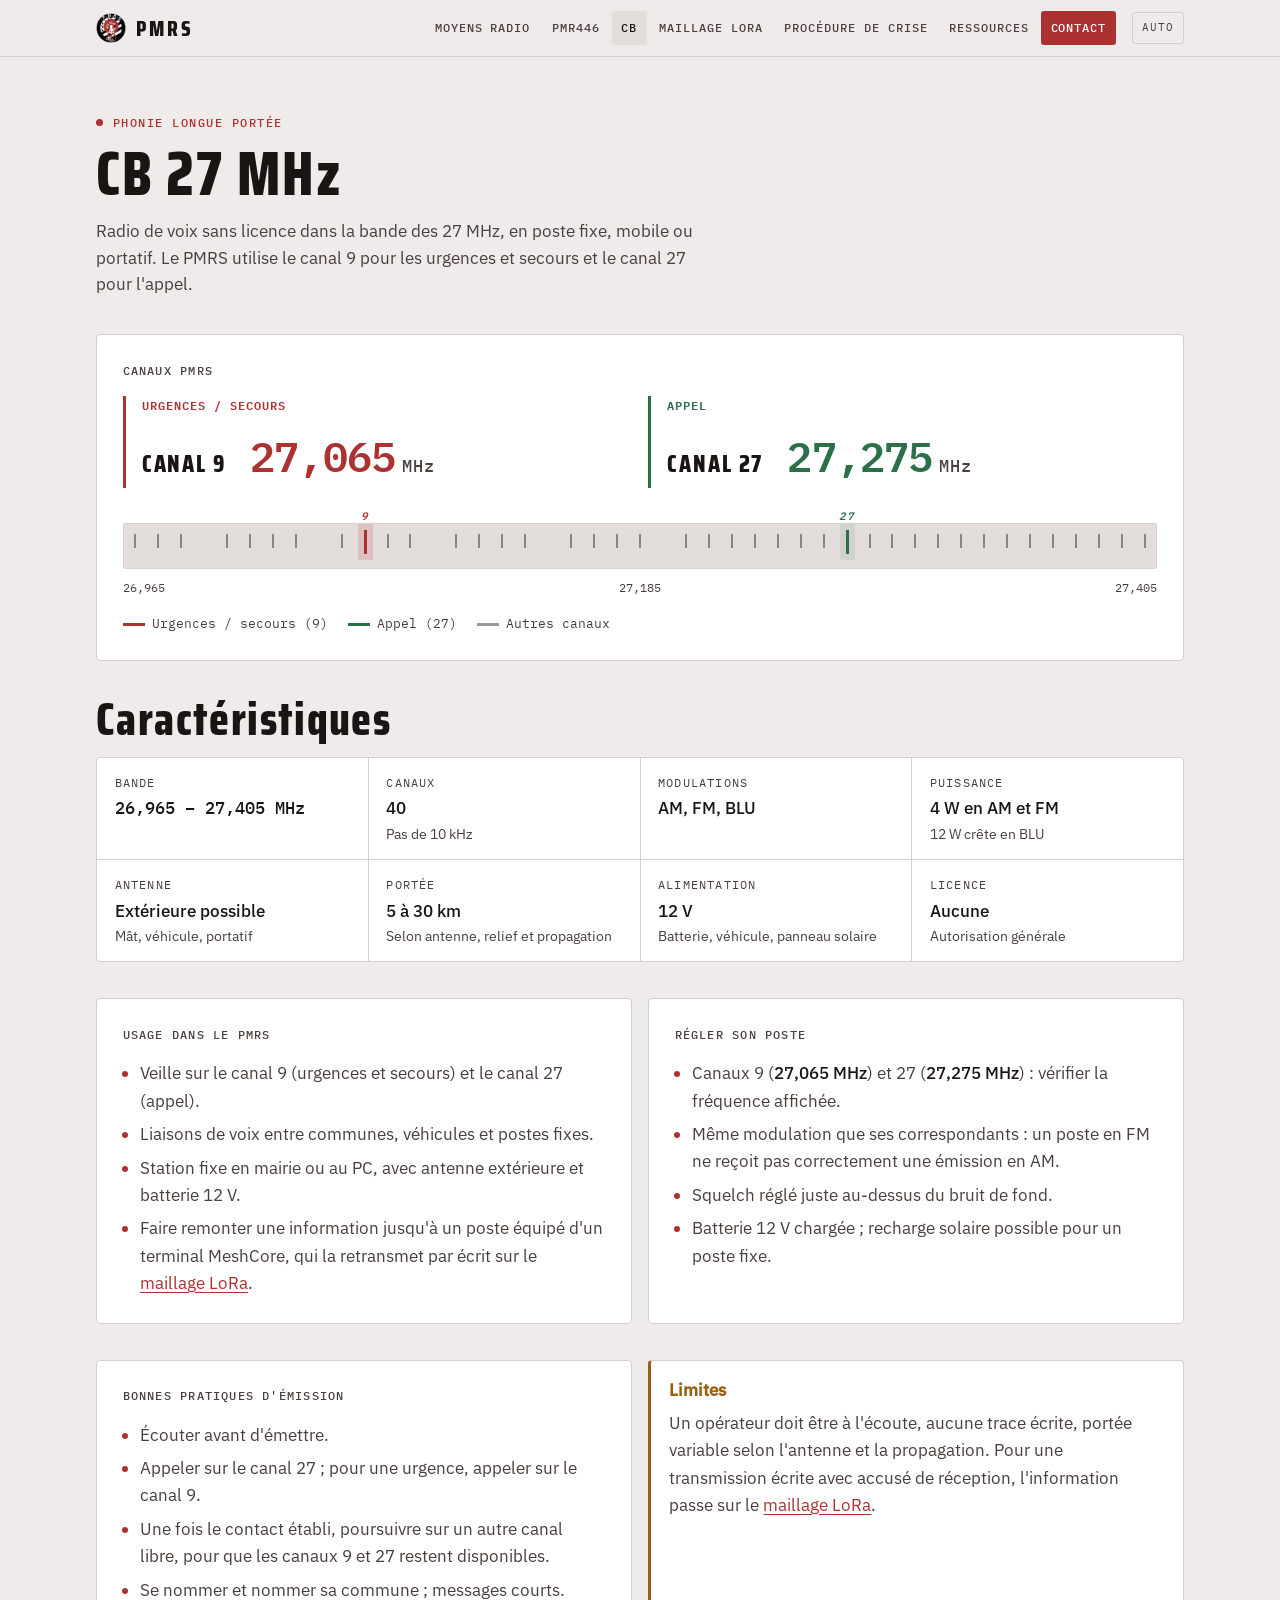
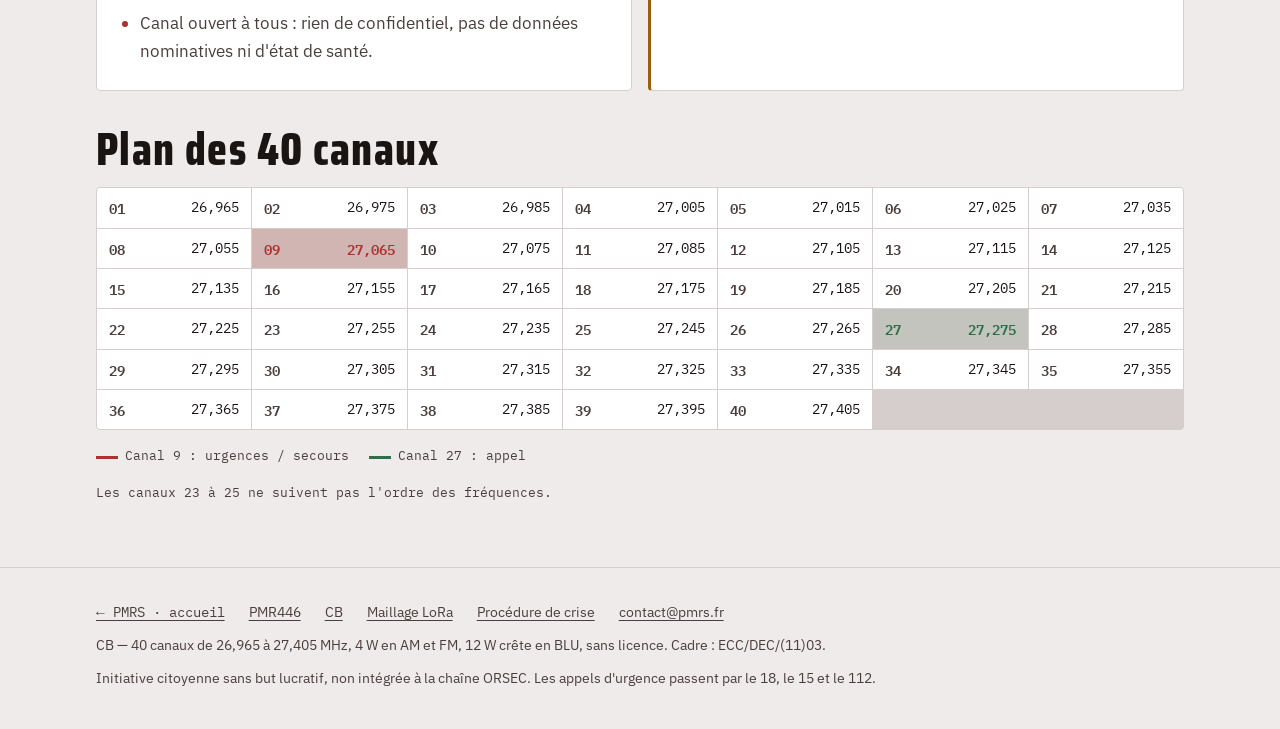
<file: cb.html>
<!doctype html>
<html lang="fr">
<head>
  <meta charset="utf-8">
  <meta name="viewport" content="width=device-width, initial-scale=1, viewport-fit=cover">
  <title>CB 27 MHz — phonie longue portée — PMRS</title>
  <meta name="description" content="CB 27 MHz dans le PMRS : canal 9 pour les urgences et secours, canal 27 pour l'appel, réglage des postes, bonnes pratiques d'émission et plan des 40 canaux.">
  <link rel="canonical" href="https://pmrs.fr/cb.html">
  <meta name="theme-color" content="#EFEBEA" media="(prefers-color-scheme: light)">
  <meta name="theme-color" content="#15100F" media="(prefers-color-scheme: dark)">
  <link rel="icon" href="/favicon.ico" sizes="32x32">
  <link rel="icon" type="image/png" sizes="32x32" href="/favicon-32x32.png">
  <link rel="apple-touch-icon" sizes="180x180" href="/apple-touch-icon.png">
  <link rel="manifest" href="/site.webmanifest">
  <meta property="og:type" content="article">
  <meta property="og:site_name" content="PMRS">
  <meta property="og:locale" content="fr_FR">
  <meta property="og:url" content="https://pmrs.fr/cb.html">
  <meta property="og:title" content="CB 27 MHz — phonie longue portée — PMRS">
  <meta property="og:description" content="CB 27 MHz dans le PMRS : canal 9 pour les urgences et secours, canal 27 pour l'appel, réglage des postes, bonnes pratiques d'émission et plan des 40 canaux.">
  <meta property="og:image" content="https://pmrs.fr/og-cb.png">
  <meta property="og:image:type" content="image/png">
  <meta property="og:image:width" content="1200">
  <meta property="og:image:height" content="630">
  <meta property="og:image:alt" content="CB : canal 9 urgences et secours (27,065 MHz), canal 27 appel (27,275 MHz)">
  <meta name="twitter:card" content="summary_large_image">
  <meta name="twitter:title" content="CB 27 MHz — phonie longue portée — PMRS">
  <meta name="twitter:description" content="CB 27 MHz dans le PMRS : canal 9 pour les urgences et secours, canal 27 pour l'appel, réglage des postes, bonnes pratiques d'émission et plan des 40 canaux.">
  <meta name="twitter:image" content="https://pmrs.fr/og-cb.png">
  <meta name="twitter:image:alt" content="CB : canal 9 urgences et secours (27,065 MHz), canal 27 appel (27,275 MHz)">

  <script>try{var t=localStorage.getItem('pmrs-theme');if(t==='light'||t==='dark'){document.documentElement.setAttribute('data-theme',t)}}catch(e){}</script>
  <link rel="preload" href="fonts/ibm-plex-sans-latin-400-normal.woff2" as="font" type="font/woff2" crossorigin>
  <link rel="preload" href="fonts/saira-condensed-latin-800-normal.woff2" as="font" type="font/woff2" crossorigin>
  <link rel="stylesheet" href="style.css">
</head>
<body>
<a class="skip" href="#main">Aller au contenu</a>

<header class="topbar">
  <div class="wrap">
    <a class="brand" href="/" aria-label="PMRS, accueil">
      <img src="logo.png" width="30" height="30" alt="">
      <b>PMRS</b>
    </a>
    <nav class="nav" id="nav" aria-label="Navigation principale">
      <a href="/#moyens">Moyens radio</a>
      <a href="pmr446.html">PMR446</a>
      <a href="cb.html" aria-current="page">CB</a>
      <a href="maillage.html">Maillage LoRa</a>
      <a href="procedure.html">Procédure de crise</a>
      <a href="/#ressources">Ressources</a>
      <a class="cta" href="/#contact">Contact</a>
    </nav>
    <div class="tools">
      <button class="icon-btn" id="theme" type="button">Auto</button>
      <button class="icon-btn menu-btn" id="menu" type="button" aria-expanded="false" aria-controls="nav">Menu</button>
    </div>
  </div>
</header>

<main id="main" class="wrap stack-lg" style="padding-block:clamp(2rem,6vw,3.5rem) 4rem">

  <header class="doc-head">
    <p class="eyebrow"><span class="dot"></span>Phonie longue portée</p>
    <h1>CB 27 MHz</h1>
    <p class="lede">Radio de voix sans licence dans la bande des 27 MHz, en poste fixe, mobile ou portatif. Le PMRS utilise le canal 9 pour les urgences et secours et le canal 27 pour l'appel.</p>
  </header>

  <section class="panel" aria-label="Canaux PMRS en CB">
    <p class="panel-label">Canaux PMRS</p>
    <div class="grid g2">
      <div class="role urg">
        <span class="role-k">Urgences / secours</span>
        <div class="readout"><span class="ch">Canal 9</span><span class="freq">27,065<small>MHz</small></span></div>
      </div>
      <div class="role call">
        <span class="role-k">Appel</span>
        <div class="readout"><span class="ch">Canal 27</span><span class="freq">27,275<small>MHz</small></span></div>
      </div>
    </div>
    <div class="scale">
      <div class="track" id="track-cb" role="img" aria-label="Bande CB de 26,965 à 27,405 MHz, 40 canaux : canal 9 urgences et secours, canal 27 appel"></div>
      <div class="ends"><span>26,965</span><span>27,185</span><span>27,405</span></div>
    </div>
    <div class="legend">
      <span><i class="k-urg"></i>Urgences / secours (9)</span>
      <span><i class="k-call"></i>Appel (27)</span>
      <span><i class="k-free"></i>Autres canaux</span>
    </div>
  </section>

  <section class="stack">
    <h2>Caractéristiques</h2>
    <dl class="idcard">
      <div><dt>Bande</dt><dd class="mono">26,965 – 27,405 MHz</dd></div>
      <div><dt>Canaux</dt><dd>40<small>Pas de 10 kHz</small></dd></div>
      <div><dt>Modulations</dt><dd>AM, FM, BLU</dd></div>
      <div><dt>Puissance</dt><dd>4 W en AM et FM<small>12 W crête en BLU</small></dd></div>
      <div><dt>Antenne</dt><dd>Extérieure possible<small>Mât, véhicule, portatif</small></dd></div>
      <div><dt>Portée</dt><dd>5 à 30 km<small>Selon antenne, relief et propagation</small></dd></div>
      <div><dt>Alimentation</dt><dd>12 V<small>Batterie, véhicule, panneau solaire</small></dd></div>
      <div><dt>Licence</dt><dd>Aucune<small>Autorisation générale</small></dd></div>
    </dl>
  </section>

  <section class="grid g2">
    <div class="panel">
      <p class="panel-label">Usage dans le PMRS</p>
      <ul>
        <li>Veille sur le canal 9 (urgences et secours) et le canal 27 (appel).</li>
        <li>Liaisons de voix entre communes, véhicules et postes fixes.</li>
        <li>Station fixe en mairie ou au PC, avec antenne extérieure et batterie 12 V.</li>
        <li>Faire remonter une information jusqu'à un poste équipé d'un terminal MeshCore, qui la retransmet par écrit sur le <a href="maillage.html">maillage LoRa</a>.</li>
      </ul>
    </div>
    <div class="panel">
      <p class="panel-label">Régler son poste</p>
      <ul>
        <li>Canaux 9 (<strong>27,065 MHz</strong>) et 27 (<strong>27,275 MHz</strong>) : vérifier la fréquence affichée.</li>
        <li>Même modulation que ses correspondants : un poste en FM ne reçoit pas correctement une émission en AM.</li>
        <li>Squelch réglé juste au-dessus du bruit de fond.</li>
        <li>Batterie 12 V chargée ; recharge solaire possible pour un poste fixe.</li>
      </ul>
    </div>
  </section>

  <section class="grid g2">
    <div class="panel">
      <p class="panel-label">Bonnes pratiques d'émission</p>
      <ul>
        <li>Écouter avant d'émettre.</li>
        <li>Appeler sur le canal 27 ; pour une urgence, appeler sur le canal 9.</li>
        <li>Une fois le contact établi, poursuivre sur un autre canal libre, pour que les canaux 9 et 27 restent disponibles.</li>
        <li>Se nommer et nommer sa commune ; messages courts.</li>
        <li>Canal ouvert à tous : rien de confidentiel, pas de données nominatives ni d'état de santé.</li>
      </ul>
    </div>
    <div class="callout warn">
      <b>Limites</b>
      <p>Un opérateur doit être à l'écoute, aucune trace écrite, portée variable selon l'antenne et la propagation. Pour une transmission écrite avec accusé de réception, l'information passe sur le <a href="maillage.html">maillage LoRa</a>.</p>
    </div>
  </section>

  <section class="stack">
    <h2>Plan des 40 canaux</h2>
    <ul class="chgrid" aria-label="Canaux CB et fréquences en MHz"><li><b>01</b><span>26,965</span></li><li><b>02</b><span>26,975</span></li><li><b>03</b><span>26,985</span></li><li><b>04</b><span>27,005</span></li><li><b>05</b><span>27,015</span></li><li><b>06</b><span>27,025</span></li><li><b>07</b><span>27,035</span></li><li><b>08</b><span>27,055</span></li><li class="on"><b>09</b><span>27,065</span></li><li><b>10</b><span>27,075</span></li><li><b>11</b><span>27,085</span></li><li><b>12</b><span>27,105</span></li><li><b>13</b><span>27,115</span></li><li><b>14</b><span>27,125</span></li><li><b>15</b><span>27,135</span></li><li><b>16</b><span>27,155</span></li><li><b>17</b><span>27,165</span></li><li><b>18</b><span>27,175</span></li><li><b>19</b><span>27,185</span></li><li><b>20</b><span>27,205</span></li><li><b>21</b><span>27,215</span></li><li><b>22</b><span>27,225</span></li><li><b>23</b><span>27,255</span></li><li><b>24</b><span>27,235</span></li><li><b>25</b><span>27,245</span></li><li><b>26</b><span>27,265</span></li><li class="call"><b>27</b><span>27,275</span></li><li><b>28</b><span>27,285</span></li><li><b>29</b><span>27,295</span></li><li><b>30</b><span>27,305</span></li><li><b>31</b><span>27,315</span></li><li><b>32</b><span>27,325</span></li><li><b>33</b><span>27,335</span></li><li><b>34</b><span>27,345</span></li><li><b>35</b><span>27,355</span></li><li><b>36</b><span>27,365</span></li><li><b>37</b><span>27,375</span></li><li><b>38</b><span>27,385</span></li><li><b>39</b><span>27,395</span></li><li><b>40</b><span>27,405</span></li></ul>
    <div class="legend">
      <span><i class="k-urg"></i>Canal 9 : urgences / secours</span>
      <span><i class="k-call"></i>Canal 27 : appel</span>
    </div>
    <p class="source">Les canaux 23 à 25 ne suivent pas l'ordre des fréquences.</p>
  </section>

</main>

<footer class="foot">
  <div class="wrap">
    <div class="row">
      <a class="mono" href="/">← PMRS · accueil</a>
      <a href="pmr446.html">PMR446</a>
      <a href="cb.html">CB</a>
      <a href="maillage.html">Maillage LoRa</a>
      <a href="procedure.html">Procédure de crise</a>
      <a href="mailto:contact@pmrs.fr">contact@pmrs.fr</a>
    </div>
    <p>CB — 40 canaux de 26,965 à 27,405 MHz, 4 W en AM et FM, 12 W crête en BLU, sans licence. Cadre : ECC/DEC/(11)03.</p>
    <p>Initiative citoyenne sans but lucratif, non intégrée à la chaîne ORSEC. Les appels d'urgence passent par le 18, le 15 et le 112.</p>
  </div>
</footer>

<script src="site.js"></script>
</body>
</html>
</file>
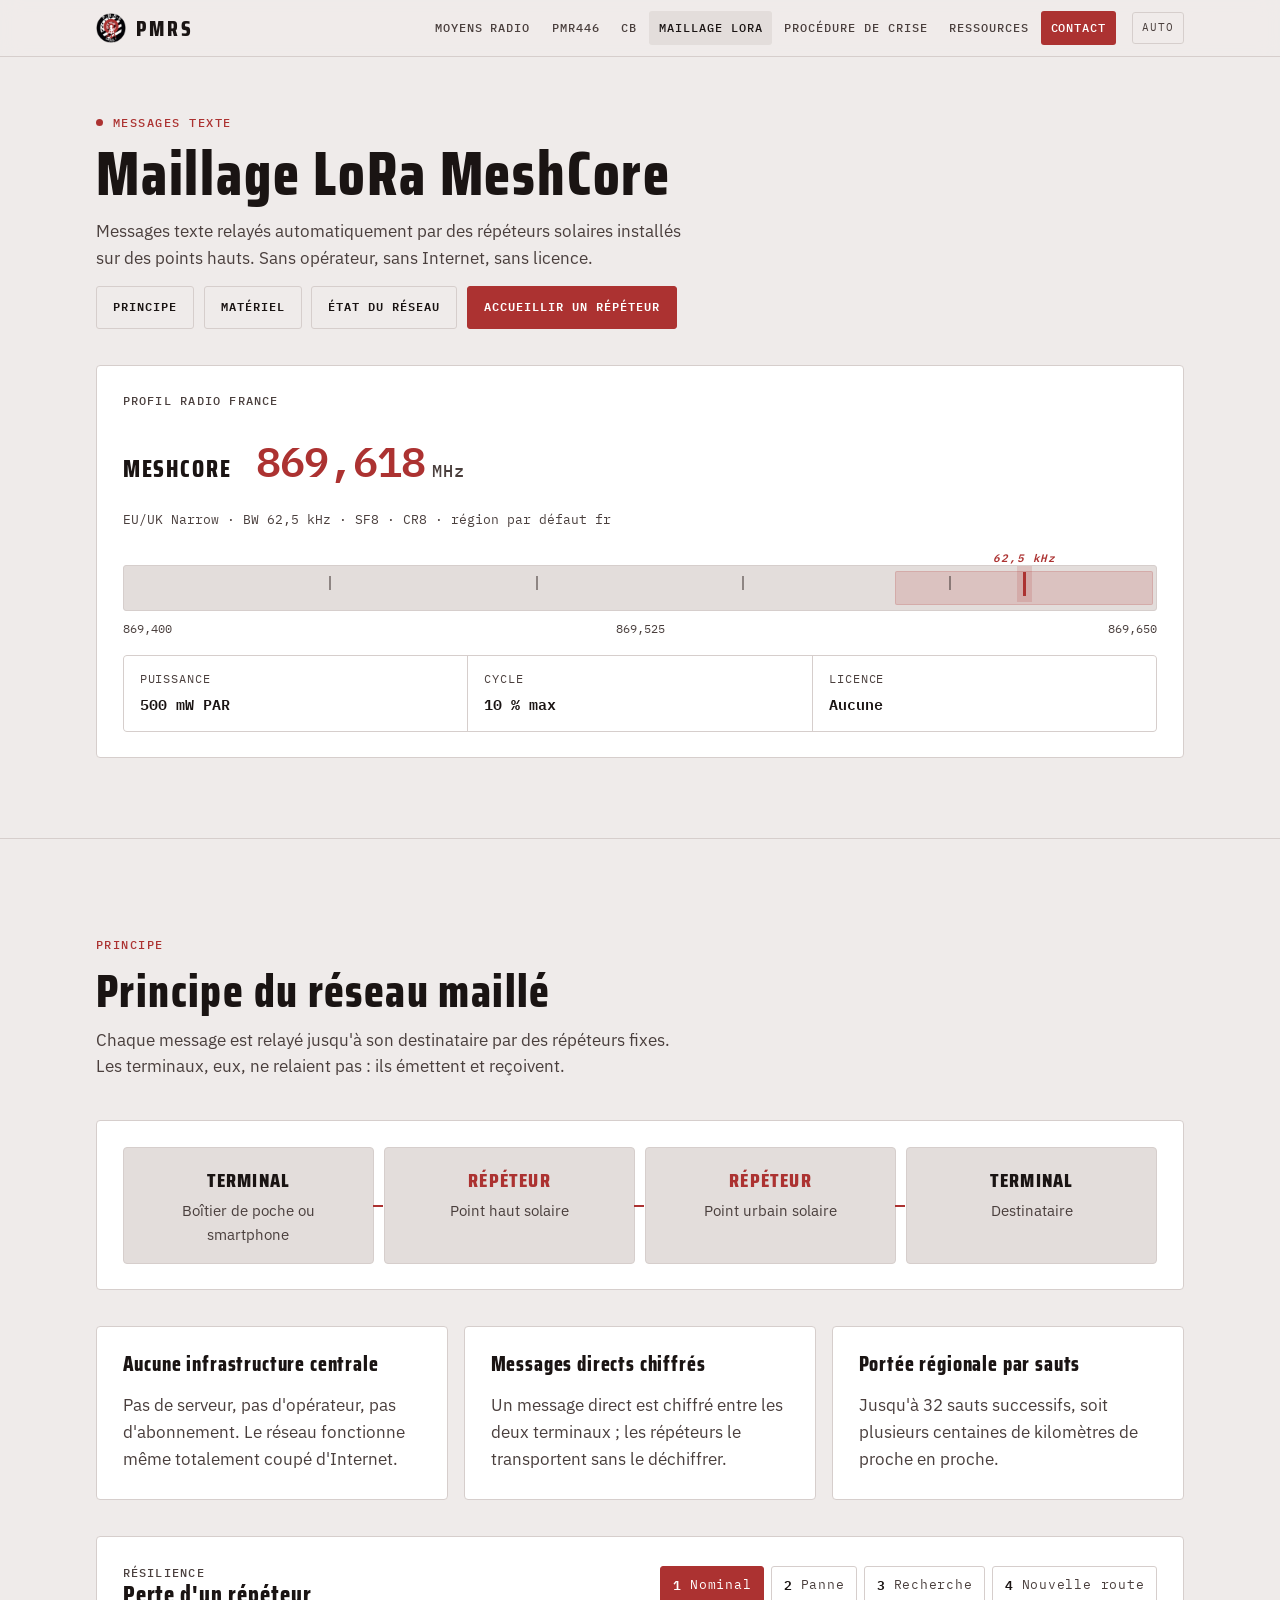
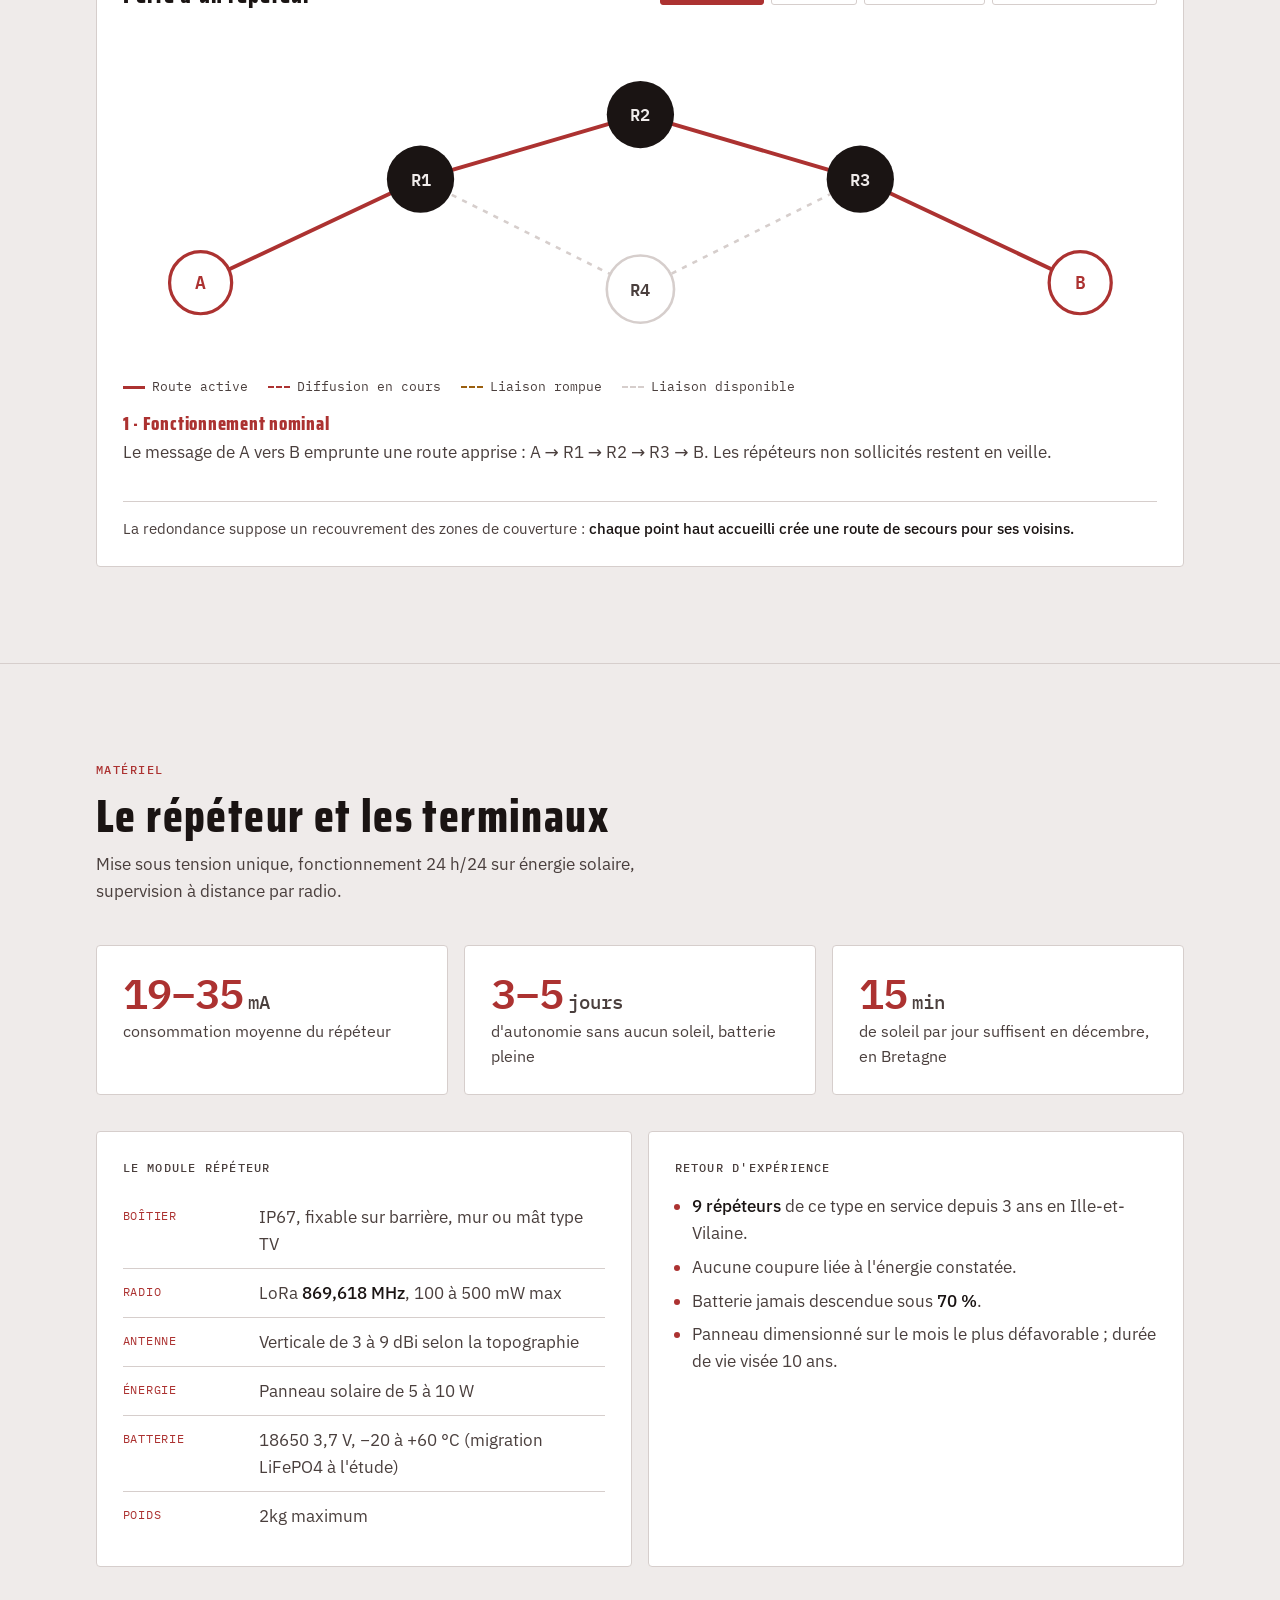
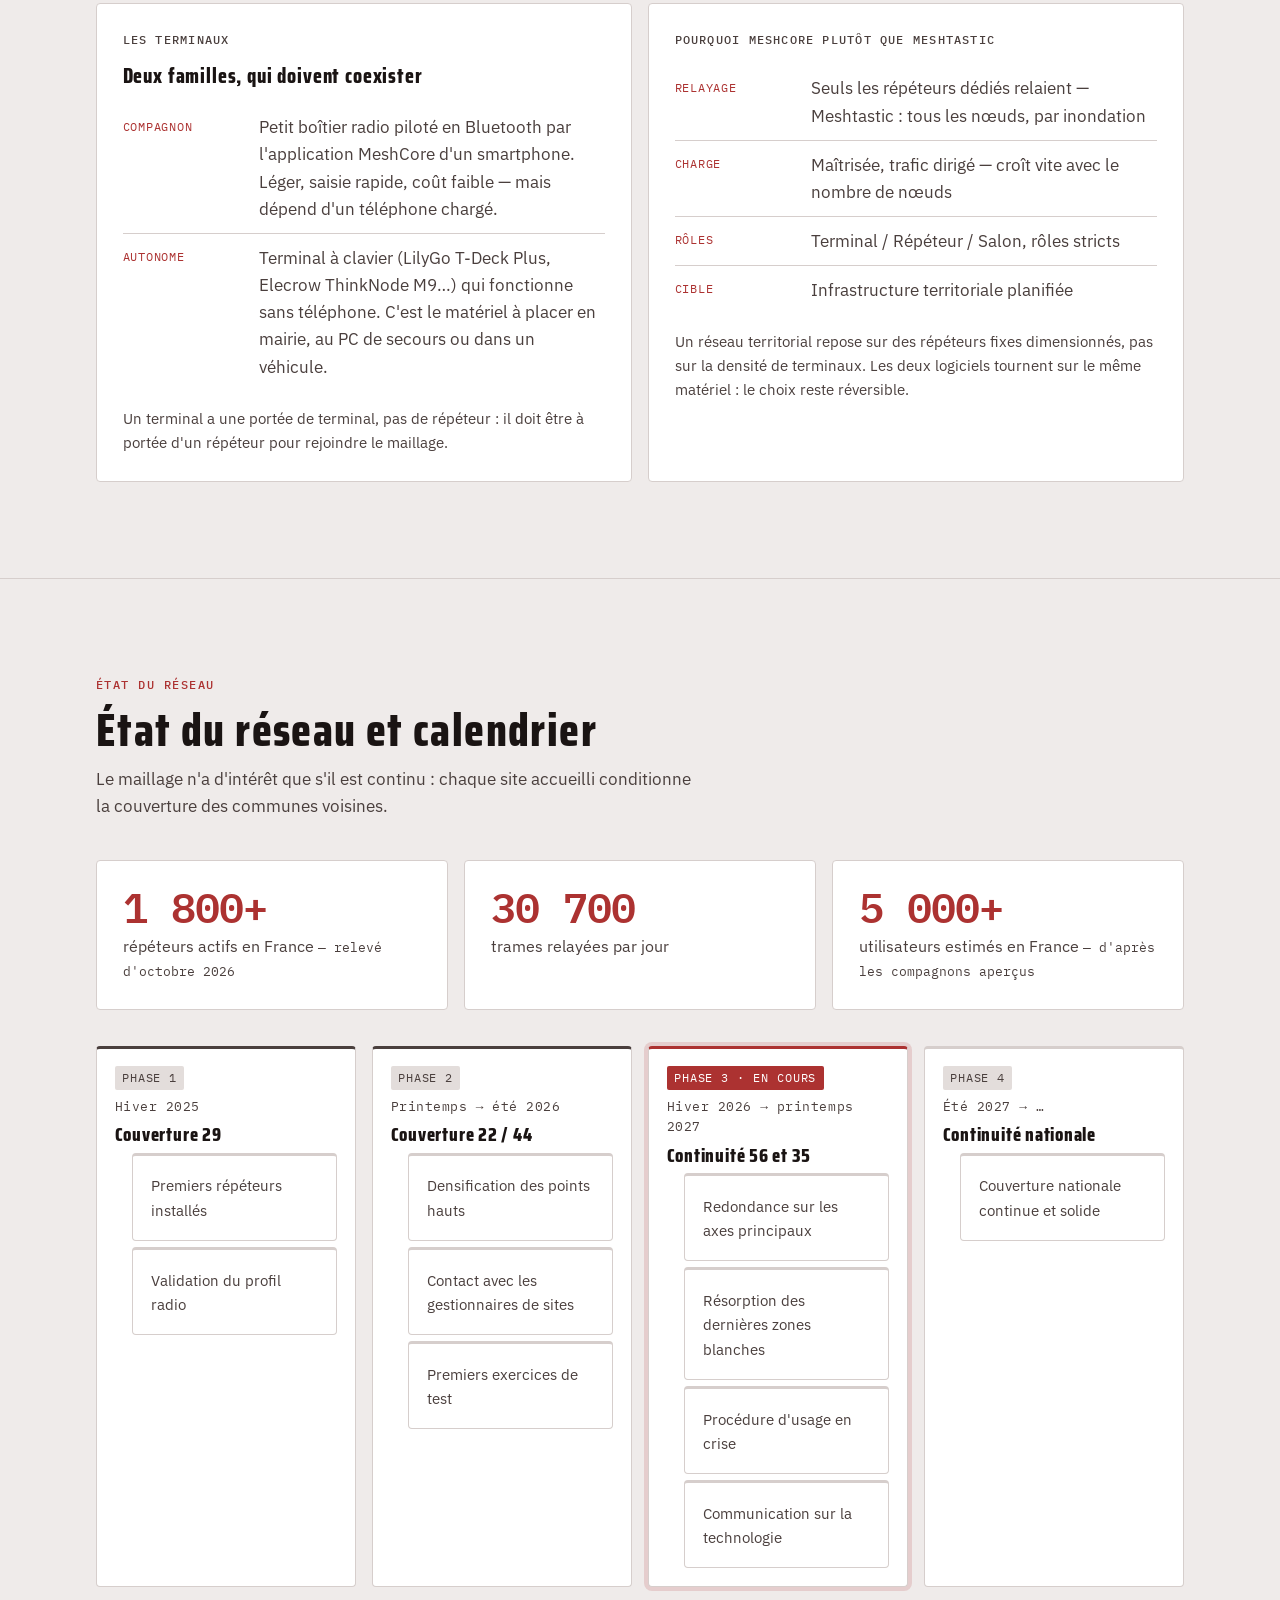
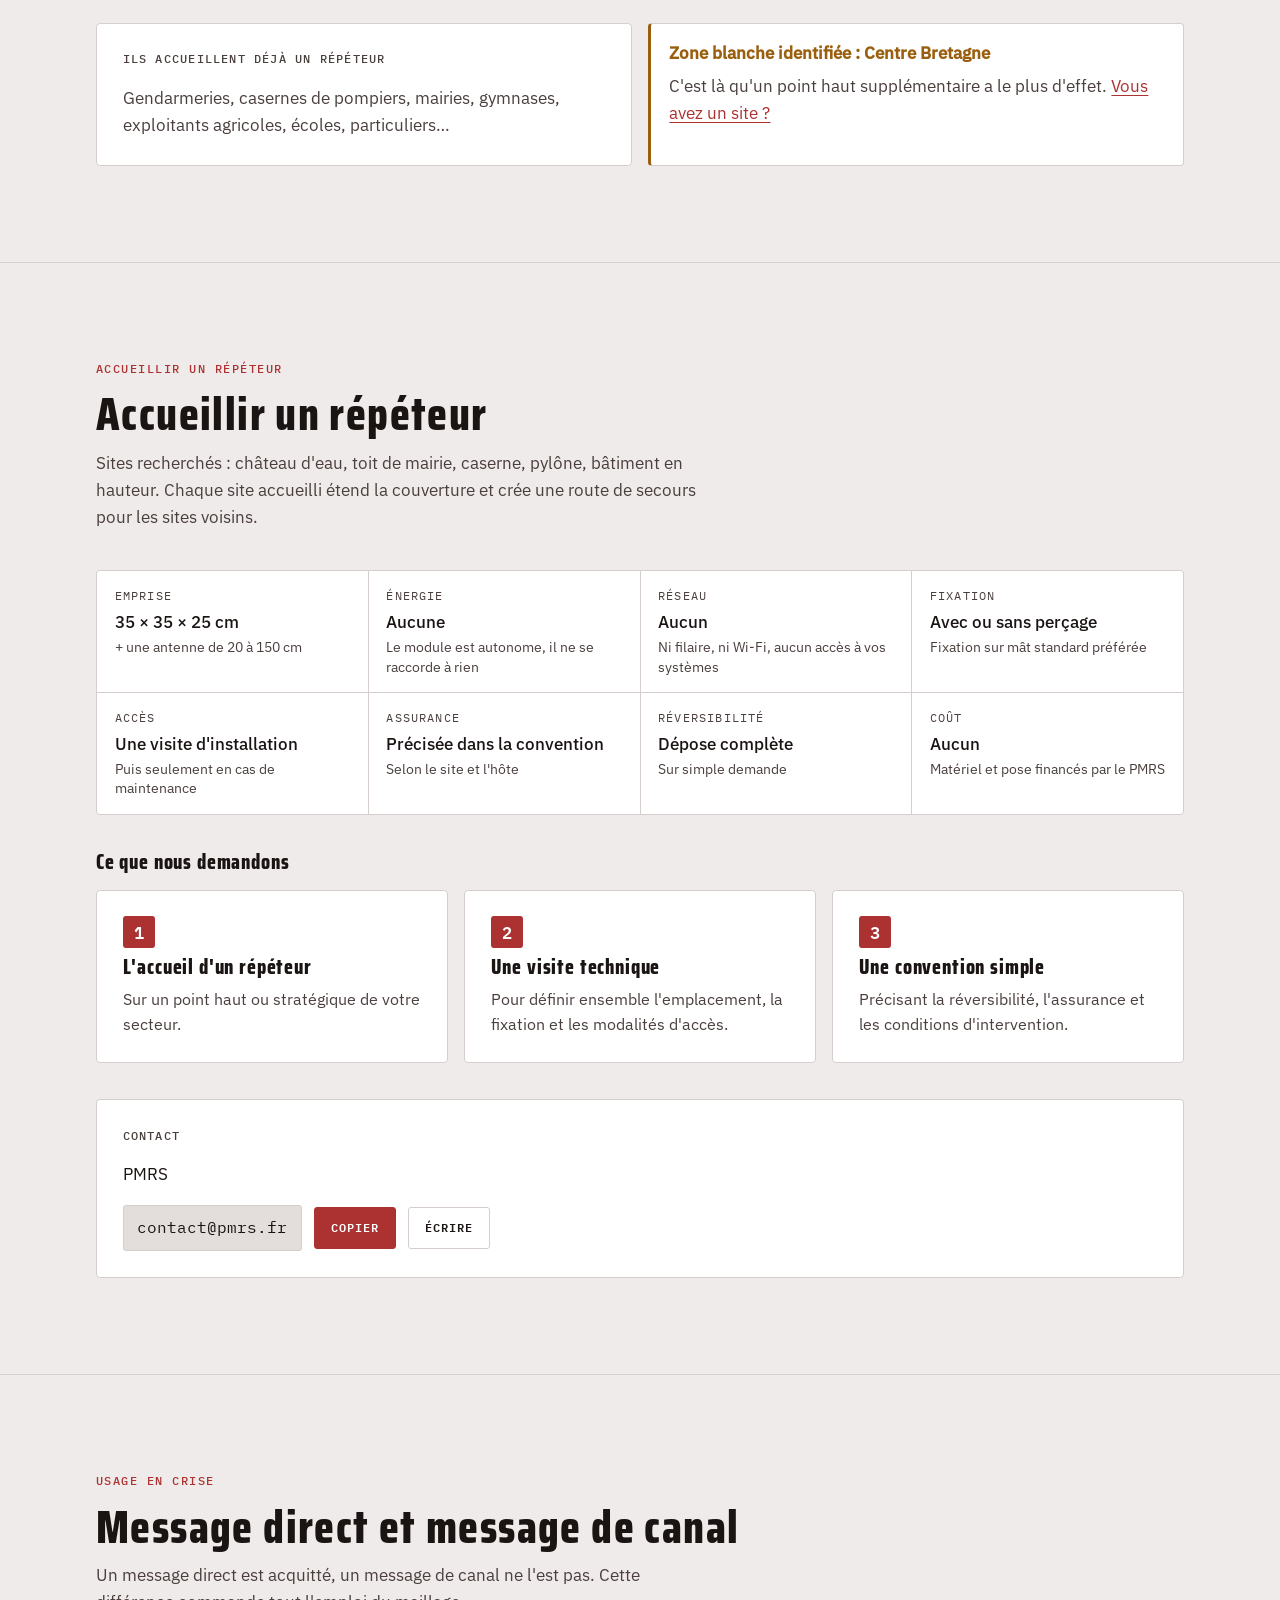
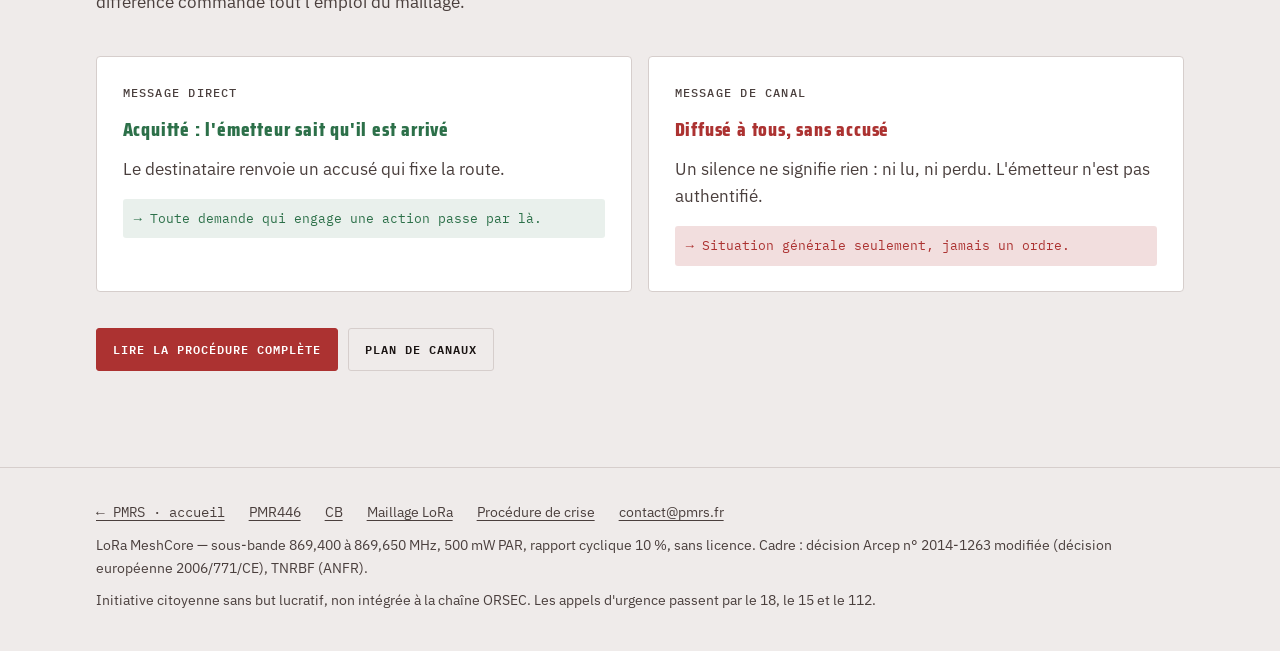
<file: maillage.html>
<!doctype html>
<html lang="fr">
<head>
  <meta charset="utf-8">
  <meta name="viewport" content="width=device-width, initial-scale=1, viewport-fit=cover">
  <title>Maillage LoRa MeshCore — PMRS</title>
  <meta name="description" content="Maillage LoRa MeshCore du PMRS (869,618 MHz) : principe, résilience, répéteurs solaires, terminaux, état du réseau en Bretagne et accueil d'un répéteur.">
  <link rel="canonical" href="https://pmrs.fr/maillage.html">
  <meta name="theme-color" content="#EFEBEA" media="(prefers-color-scheme: light)">
  <meta name="theme-color" content="#15100F" media="(prefers-color-scheme: dark)">
  <link rel="icon" href="/favicon.ico" sizes="32x32">
  <link rel="icon" type="image/png" sizes="32x32" href="/favicon-32x32.png">
  <link rel="apple-touch-icon" sizes="180x180" href="/apple-touch-icon.png">
  <link rel="manifest" href="/site.webmanifest">
  <meta property="og:type" content="article">
  <meta property="og:site_name" content="PMRS">
  <meta property="og:locale" content="fr_FR">
  <meta property="og:url" content="https://pmrs.fr/maillage.html">
  <meta property="og:title" content="Maillage LoRa MeshCore — PMRS">
  <meta property="og:description" content="Maillage LoRa MeshCore du PMRS (869,618 MHz) : principe, résilience, répéteurs solaires, terminaux, état du réseau en Bretagne et accueil d'un répéteur.">
  <meta property="og:image" content="https://pmrs.fr/og-maillage.png">
  <meta property="og:image:type" content="image/png">
  <meta property="og:image:width" content="1200">
  <meta property="og:image:height" content="630">
  <meta property="og:image:alt" content="Maillage LoRa MeshCore 869,618 MHz — messages texte relayés par des répéteurs solaires">
  <meta name="twitter:card" content="summary_large_image">
  <meta name="twitter:title" content="Maillage LoRa MeshCore — PMRS">
  <meta name="twitter:description" content="Maillage LoRa MeshCore du PMRS (869,618 MHz) : principe, résilience, répéteurs solaires, terminaux, état du réseau en Bretagne et accueil d'un répéteur.">
  <meta name="twitter:image" content="https://pmrs.fr/og-maillage.png">
  <meta name="twitter:image:alt" content="Maillage LoRa MeshCore 869,618 MHz — messages texte relayés par des répéteurs solaires">

  <script>try{var t=localStorage.getItem('pmrs-theme');if(t==='light'||t==='dark'){document.documentElement.setAttribute('data-theme',t)}}catch(e){}</script>
  <link rel="preload" href="fonts/ibm-plex-sans-latin-400-normal.woff2" as="font" type="font/woff2" crossorigin>
  <link rel="preload" href="fonts/saira-condensed-latin-800-normal.woff2" as="font" type="font/woff2" crossorigin>
  <link rel="stylesheet" href="style.css">
</head>
<body>
<a class="skip" href="#main">Aller au contenu</a>

<header class="topbar">
  <div class="wrap">
    <a class="brand" href="/" aria-label="PMRS, accueil">
      <img src="logo.png" width="30" height="30" alt="">
      <b>PMRS</b>
    </a>
    <nav class="nav" id="nav" aria-label="Navigation principale">
      <a href="/#moyens">Moyens radio</a>
      <a href="pmr446.html">PMR446</a>
      <a href="cb.html">CB</a>
      <a href="maillage.html" aria-current="page">Maillage LoRa</a>
      <a href="procedure.html">Procédure de crise</a>
      <a href="/#ressources">Ressources</a>
      <a class="cta" href="/#contact">Contact</a>
    </nav>
    <div class="tools">
      <button class="icon-btn" id="theme" type="button">Auto</button>
      <button class="icon-btn menu-btn" id="menu" type="button" aria-expanded="false" aria-controls="nav">Menu</button>
    </div>
  </div>
</header>

<main id="main">

<div class="wrap stack-lg" style="padding-block:clamp(2rem,6vw,3.5rem) clamp(3rem,8vw,5rem)">
  <header class="doc-head">
    <p class="eyebrow"><span class="dot"></span>Messages texte</p>
    <h1>Maillage LoRa MeshCore</h1>
    <p class="lede">Messages texte relayés automatiquement par des répéteurs solaires installés sur des points hauts. Sans opérateur, sans Internet, sans licence.</p>
    <div class="btns">
      <a class="btn ghost" href="#principe">Principe</a>
      <a class="btn ghost" href="#materiel">Matériel</a>
      <a class="btn ghost" href="#avancement">État du réseau</a>
      <a class="btn" href="#accueil">Accueillir un répéteur</a>
    </div>
  </header>

  <section class="panel" aria-label="Fréquence du maillage LoRa MeshCore">
    <p class="panel-label">Profil radio France</p>
    <div class="readout">
      <span class="ch">MeshCore</span>
      <span class="freq">869,618<small>MHz</small></span>
    </div>
    <p class="note">EU/UK Narrow · BW 62,5 kHz · SF8 · CR8 · région par défaut fr</p>
    <div class="scale">
      <div class="track" id="track-mc" role="img" aria-label="Sous-bande 869,400 à 869,650 MHz, canal MeshCore centré sur 869,618 MHz et occupant 62,5 kHz"></div>
      <div class="ends"><span>869,400</span><span>869,525</span><span>869,650</span></div>
    </div>
    <dl class="specs">
      <div><dt>Puissance</dt><dd>500 mW PAR</dd></div>
      <div><dt>Cycle</dt><dd>10 % max</dd></div>
      <div><dt>Licence</dt><dd>Aucune</dd></div>
    </dl>
  </section>
</div>

<!-- ================= 02 PRINCIPE ================= -->
<section class="section" id="principe">
  <div class="wrap">
    <div class="section-head">
      <p class="eyebrow">Principe</p>
      <h2>Principe du réseau maillé</h2>
      <p class="lede">Chaque message est relayé jusqu'à son destinataire par des répéteurs fixes. Les terminaux, eux, ne relaient pas : ils émettent et reçoivent.</p>
    </div>

    <div class="stack-lg">
      <div class="panel">
        <div class="flow" aria-label="Chaîne de transmission">
          <div class="node t"><b>Terminal</b><span>Boîtier de poche ou smartphone</span></div>
          <div class="node r"><b>Répéteur</b><span>Point haut solaire</span></div>
          <div class="node r"><b>Répéteur</b><span>Point urbain solaire</span></div>
          <div class="node t"><b>Terminal</b><span>Destinataire</span></div>
        </div>
      </div>

      <div class="grid g3">
        <div class="panel"><h3>Aucune infrastructure centrale</h3><p class="muted">Pas de serveur, pas d'opérateur, pas d'abonnement. Le réseau fonctionne même totalement coupé d'Internet.</p></div>
        <div class="panel"><h3>Messages directs chiffrés</h3><p class="muted">Un message direct est chiffré entre les deux terminaux ; les répéteurs le transportent sans le déchiffrer.</p></div>
        <div class="panel"><h3>Portée régionale par sauts</h3><p class="muted">Jusqu'à 32 sauts successifs, soit plusieurs centaines de kilomètres de proche en proche.</p></div>
      </div>

      <div class="panel stepper" id="resilience">
        <div style="display:flex; flex-wrap:wrap; gap:1rem; justify-content:space-between; align-items:center">
          <div>
            <p class="panel-label">Résilience</p>
            <h3 style="font-size:1.5rem">Perte d'un répéteur</h3>
          </div>
          <div class="steps" role="group" aria-label="Étapes">
            <button type="button" aria-pressed="true"><b>1</b>Nominal</button>
            <button type="button" aria-pressed="false"><b>2</b>Panne</button>
            <button type="button" aria-pressed="false"><b>3</b>Recherche</button>
            <button type="button" aria-pressed="false"><b>4</b>Nouvelle route</button>
          </div>
        </div>
        <div class="diagram">
          <svg viewBox="0 0 800 260" role="img" aria-label="Schéma : terminaux A et B reliés par les répéteurs R1, R2, R3 et R4">
            <line data-edge="a-r1"  x1="60"  y1="200" x2="230" y2="120"/>
            <line data-edge="r1-r2" x1="230" y1="120" x2="400" y2="70"/>
            <line data-edge="r2-r3" x1="400" y1="70"  x2="570" y2="120"/>
            <line data-edge="r3-b"  x1="570" y1="120" x2="740" y2="200"/>
            <line data-edge="r1-r4" x1="230" y1="120" x2="400" y2="205"/>
            <line data-edge="r4-r3" x1="400" y1="205" x2="570" y2="120"/>
            <g data-pos="a"><circle class="dg-term" cx="60" cy="200" r="24"/><text class="dg-term-t" x="60" y="205" text-anchor="middle">A</text></g>
            <g data-pos="b"><circle class="dg-term" cx="740" cy="200" r="24"/><text class="dg-term-t" x="740" y="205" text-anchor="middle">B</text></g>
            <g data-pos="r1"><circle class="dg-rep" cx="230" cy="120" r="26"/><text class="dg-rep-t" x="230" y="125" text-anchor="middle">R1</text></g>
            <g data-node="r2" data-pos="r2"><circle cx="400" cy="70" r="26"/><text x="400" y="75" text-anchor="middle">R2</text></g>
            <g data-pos="r3"><circle class="dg-rep" cx="570" cy="120" r="26"/><text class="dg-rep-t" x="570" y="125" text-anchor="middle">R3</text></g>
            <g data-node="r4" data-pos="r4"><circle cx="400" cy="205" r="26"/><text x="400" y="210" text-anchor="middle">R4</text></g>
          </svg>
        </div>
        <div class="legend">
          <span><i></i>Route active</span>
          <span><i class="dash"></i>Diffusion en cours</span>
          <span><i class="brk"></i>Liaison rompue</span>
          <span><i class="idle"></i>Liaison disponible</span>
        </div>
        <div class="step-caption" aria-live="polite"><h3></h3><p></p></div>
        <p class="small muted" style="border-top:1px solid var(--line); padding-top:.9rem">La redondance suppose un recouvrement des zones de couverture : <strong>chaque point haut accueilli crée une route de secours pour ses voisins.</strong></p>
      </div>
    </div>
  </div>
</section>

<!-- ================= 03 MATÉRIEL ================= -->
<section class="section" id="materiel">
  <div class="wrap">
    <div class="section-head">
      <p class="eyebrow">Matériel</p>
      <h2>Le répéteur et les terminaux</h2>
      <p class="lede">Mise sous tension unique, fonctionnement 24 h/24 sur énergie solaire, supervision à distance par radio.</p>
    </div>

    <div class="stack-lg">
      <div class="grid g3">
        <div class="panel stat"><span class="v">19–35<small>mA</small></span><p>consommation moyenne du répéteur</p></div>
        <div class="panel stat"><span class="v">3–5<small>jours</small></span><p>d'autonomie sans aucun soleil, batterie pleine</p></div>
        <div class="panel stat"><span class="v">15<small>min</small></span><p>de soleil par jour suffisent en décembre, en Bretagne</p></div>
      </div>

      <div class="grid g2">
        <div class="panel">
          <p class="panel-label">Le module répéteur</p>
          <dl class="kv">
            <div><dt>Boîtier</dt><dd>IP67, fixable sur barrière, mur ou mât type TV</dd></div>
            <div><dt>Radio</dt><dd>LoRa <strong>869,618 MHz</strong>, 100 à 500 mW max</dd></div>
            <div><dt>Antenne</dt><dd>Verticale de 3 à 9 dBi selon la topographie</dd></div>
            <div><dt>Énergie</dt><dd>Panneau solaire de 5 à 10 W</dd></div>
            <div><dt>Batterie</dt><dd>18650 3,7 V, −20 à +60 °C (migration LiFePO4 à l'étude)</dd></div>
            <div><dt>Poids</dt><dd>2kg maximum</dd></div>
          </dl>
        </div>
        <div class="panel">
          <p class="panel-label">Retour d'expérience</p>
          <ul>
            <li><strong>9 répéteurs</strong> de ce type en service depuis 3 ans en Ille-et-Vilaine.</li>
            <li>Aucune coupure liée à l'énergie constatée.</li>
            <li>Batterie jamais descendue sous <strong>70 %</strong>.</li>
            <li>Panneau dimensionné sur le mois le plus défavorable ; durée de vie visée 10 ans.</li>
          </ul>
        </div>
      </div>

      <div class="grid g2">
        <div class="panel">
          <p class="panel-label">Les terminaux</p>
          <h3>Deux familles, qui doivent coexister</h3>
          <dl class="kv">
            <div><dt>Compagnon</dt><dd>Petit boîtier radio piloté en Bluetooth par l'application MeshCore d'un smartphone. Léger, saisie rapide, coût faible — mais dépend d'un téléphone chargé.</dd></div>
            <div><dt>Autonome</dt><dd>Terminal à clavier (LilyGo T-Deck Plus, Elecrow ThinkNode M9…) qui fonctionne sans téléphone. C'est le matériel à placer en mairie, au PC de secours ou dans un véhicule.</dd></div>
          </dl>
          <p class="small muted">Un terminal a une portée de terminal, pas de répéteur : il doit être à portée d'un répéteur pour rejoindre le maillage.</p>
        </div>
        <div class="panel">
          <p class="panel-label">Pourquoi MeshCore plutôt que Meshtastic</p>
          <dl class="kv">
            <div><dt>Relayage</dt><dd>Seuls les répéteurs dédiés relaient — <span class="muted">Meshtastic : tous les nœuds, par inondation</span></dd></div>
            <div><dt>Charge</dt><dd>Maîtrisée, trafic dirigé — <span class="muted">croît vite avec le nombre de nœuds</span></dd></div>
            <div><dt>Rôles</dt><dd>Terminal / Répéteur / Salon, rôles stricts</dd></div>
            <div><dt>Cible</dt><dd>Infrastructure territoriale planifiée</dd></div>
          </dl>
          <p class="small muted">Un réseau territorial repose sur des répéteurs fixes dimensionnés, pas sur la densité de terminaux. Les deux logiciels tournent sur le même matériel : le choix reste réversible.</p>
        </div>
      </div>
    </div>
  </div>
</section>

<!-- ================= 04 AVANCEMENT ================= -->
<section class="section" id="avancement">
  <div class="wrap">
    <div class="section-head">
      <p class="eyebrow">État du réseau</p>
      <h2>État du réseau et calendrier</h2>
      <p class="lede">Le maillage n'a d'intérêt que s'il est continu : chaque site accueilli conditionne la couverture des communes voisines.</p>
    </div>

    <div class="stack-lg">
      <div class="grid g3">
        <div class="panel stat"><span class="v">1 800+</span><p>répéteurs actifs en France <span class="source">— relevé d'octobre 2026</span></p></div>
        <div class="panel stat"><span class="v">30 700</span><p>trames relayées par jour</p></div>
        <div class="panel stat"><span class="v">5 000+</span><p>utilisateurs estimés en France <span class="source">— d'après les compagnons aperçus</span></p></div>
      </div>

      <ol class="timeline">
        <li class="done">
          <span class="tag">Phase 1</span>
          <span class="when">Hiver 2025</span>
          <h3>Couverture 29</h3>
          <ul class="list"><li>Premiers répéteurs installés</li><li>Validation du profil radio</li></ul>
        </li>
        <li class="done">
          <span class="tag">Phase 2</span>
          <span class="when">Printemps → été 2026</span>
          <h3>Couverture 22 / 44</h3>
          <ul class="list"><li>Densification des points hauts</li><li>Contact avec les gestionnaires de sites</li><li>Premiers exercices de test</li></ul>
        </li>
        <li class="now">
          <span class="tag">Phase 3 · en cours</span>
          <span class="when">Hiver 2026 → printemps 2027</span>
          <h3>Continuité 56 et 35</h3>
          <ul class="list"><li>Redondance sur les axes principaux</li><li>Résorption des dernières zones blanches</li><li>Procédure d'usage en crise</li><li>Communication sur la technologie</li></ul>
        </li>
        <li>
          <span class="tag">Phase 4</span>
          <span class="when">Été 2027 → …</span>
          <h3>Continuité nationale</h3>
          <ul class="list"><li>Couverture nationale continue et solide</li></ul>
        </li>
      </ol>

      <div class="grid g2">
        <div class="panel">
          <p class="panel-label">Ils accueillent déjà un répéteur</p>
          <p class="muted">Gendarmeries, casernes de pompiers, mairies, gymnases, exploitants agricoles, écoles, particuliers…</p>
        </div>
        <div class="callout warn">
          <b>Zone blanche identifiée : Centre Bretagne</b>
          <p>C'est là qu'un point haut supplémentaire a le plus d'effet. <a href="#accueil">Vous avez un site ?</a></p>
        </div>
      </div>
    </div>
  </div>
</section>

<!-- ================= 05 ACCUEIL ================= -->
<section class="section" id="accueil">
  <div class="wrap">
    <div class="section-head">
      <p class="eyebrow">Accueillir un répéteur</p>
      <h2>Accueillir un répéteur</h2>
      <p class="lede">Sites recherchés : château d'eau, toit de mairie, caserne, pylône, bâtiment en hauteur. Chaque site accueilli étend la couverture et crée une route de secours pour les sites voisins.</p>
    </div>

    <div class="stack-lg">
      <dl class="idcard">
        <div><dt>Emprise</dt><dd>35 × 35 × 25 cm<small>+ une antenne de 20 à 150 cm</small></dd></div>
        <div><dt>Énergie</dt><dd>Aucune<small>Le module est autonome, il ne se raccorde à rien</small></dd></div>
        <div><dt>Réseau</dt><dd>Aucun<small>Ni filaire, ni Wi-Fi, aucun accès à vos systèmes</small></dd></div>
        <div><dt>Fixation</dt><dd>Avec ou sans perçage<small>Fixation sur mât standard préférée</small></dd></div>
        <div><dt>Accès</dt><dd>Une visite d'installation<small>Puis seulement en cas de maintenance</small></dd></div>
        <div><dt>Assurance</dt><dd>Précisée dans la convention<small>Selon le site et l'hôte</small></dd></div>
        <div><dt>Réversibilité</dt><dd>Dépose complète<small>Sur simple demande</small></dd></div>
        <div><dt>Coût</dt><dd>Aucun<small>Matériel et pose financés par le PMRS</small></dd></div>
      </dl>

      <div class="stack">
        <h3>Ce que nous demandons</h3>
        <div class="grid g3">
          <div class="panel ask"><span class="n">1</span><h3>L'accueil d'un répéteur</h3><p>Sur un point haut ou stratégique de votre secteur.</p></div>
          <div class="panel ask"><span class="n">2</span><h3>Une visite technique</h3><p>Pour définir ensemble l'emplacement, la fixation et les modalités d'accès.</p></div>
          <div class="panel ask"><span class="n">3</span><h3>Une convention simple</h3><p>Précisant la réversibilité, l'assurance et les conditions d'intervention.</p></div>
        </div>
      </div>

      <div class="panel" id="contact">
        <p class="panel-label">Contact</p>
        <p>PMRS</p>
        <div class="contact">
          <span class="mail" id="mail" tabindex="0">contact@pmrs.fr</span>
          <button class="btn" type="button" data-copy="#mail">Copier</button>
          <a class="btn ghost" href="mailto:contact@pmrs.fr?subject=Accueil%20d%27un%20r%C3%A9p%C3%A9teur%20PMRS">Écrire</a>
        </div>
      </div>
    </div>
  </div>
</section>

<!-- ================= USAGE EN CRISE ================= -->
<section class="section" id="crise">
  <div class="wrap">
    <div class="section-head">
      <p class="eyebrow">Usage en crise</p>
      <h2>Message direct et message de canal</h2>
      <p class="lede">Un message direct est acquitté, un message de canal ne l'est pas. Cette différence commande tout l'emploi du maillage.</p>
    </div>
    <div class="stack-lg">
      <div class="vs">
        <div class="panel yes">
          <p class="panel-label">Message direct</p>
          <h3>Acquitté : l'émetteur sait qu'il est arrivé</h3>
          <p class="muted">Le destinataire renvoie un accusé qui fixe la route.</p>
          <p class="rule">→ Toute demande qui engage une action passe par là.</p>
        </div>
        <div class="panel no">
          <p class="panel-label">Message de canal</p>
          <h3>Diffusé à tous, sans accusé</h3>
          <p class="muted">Un silence ne signifie rien : ni lu, ni perdu. L'émetteur n'est pas authentifié.</p>
          <p class="rule">→ Situation générale seulement, jamais un ordre.</p>
        </div>
      </div>

      <div class="btns">
        <a class="btn" href="procedure.html">Lire la procédure complète</a>
        <a class="btn ghost" href="procedure.html#canaux">Plan de canaux</a>
      </div>
    </div>
  </div>
</section>

</main>

<footer class="foot">
  <div class="wrap">
    <div class="row">
      <a class="mono" href="/">← PMRS · accueil</a>
      <a href="pmr446.html">PMR446</a>
      <a href="cb.html">CB</a>
      <a href="maillage.html">Maillage LoRa</a>
      <a href="procedure.html">Procédure de crise</a>
      <a href="mailto:contact@pmrs.fr">contact@pmrs.fr</a>
    </div>
    <p>LoRa MeshCore — sous-bande 869,400 à 869,650 MHz, 500 mW PAR, rapport cyclique 10 %, sans licence. Cadre : décision Arcep n° 2014-1263 modifiée (décision européenne 2006/771/CE), TNRBF (ANFR).</p>
    <p>Initiative citoyenne sans but lucratif, non intégrée à la chaîne ORSEC. Les appels d'urgence passent par le 18, le 15 et le 112.</p>
  </div>
</footer>

<script src="site.js"></script>
</body>
</html>
</file>
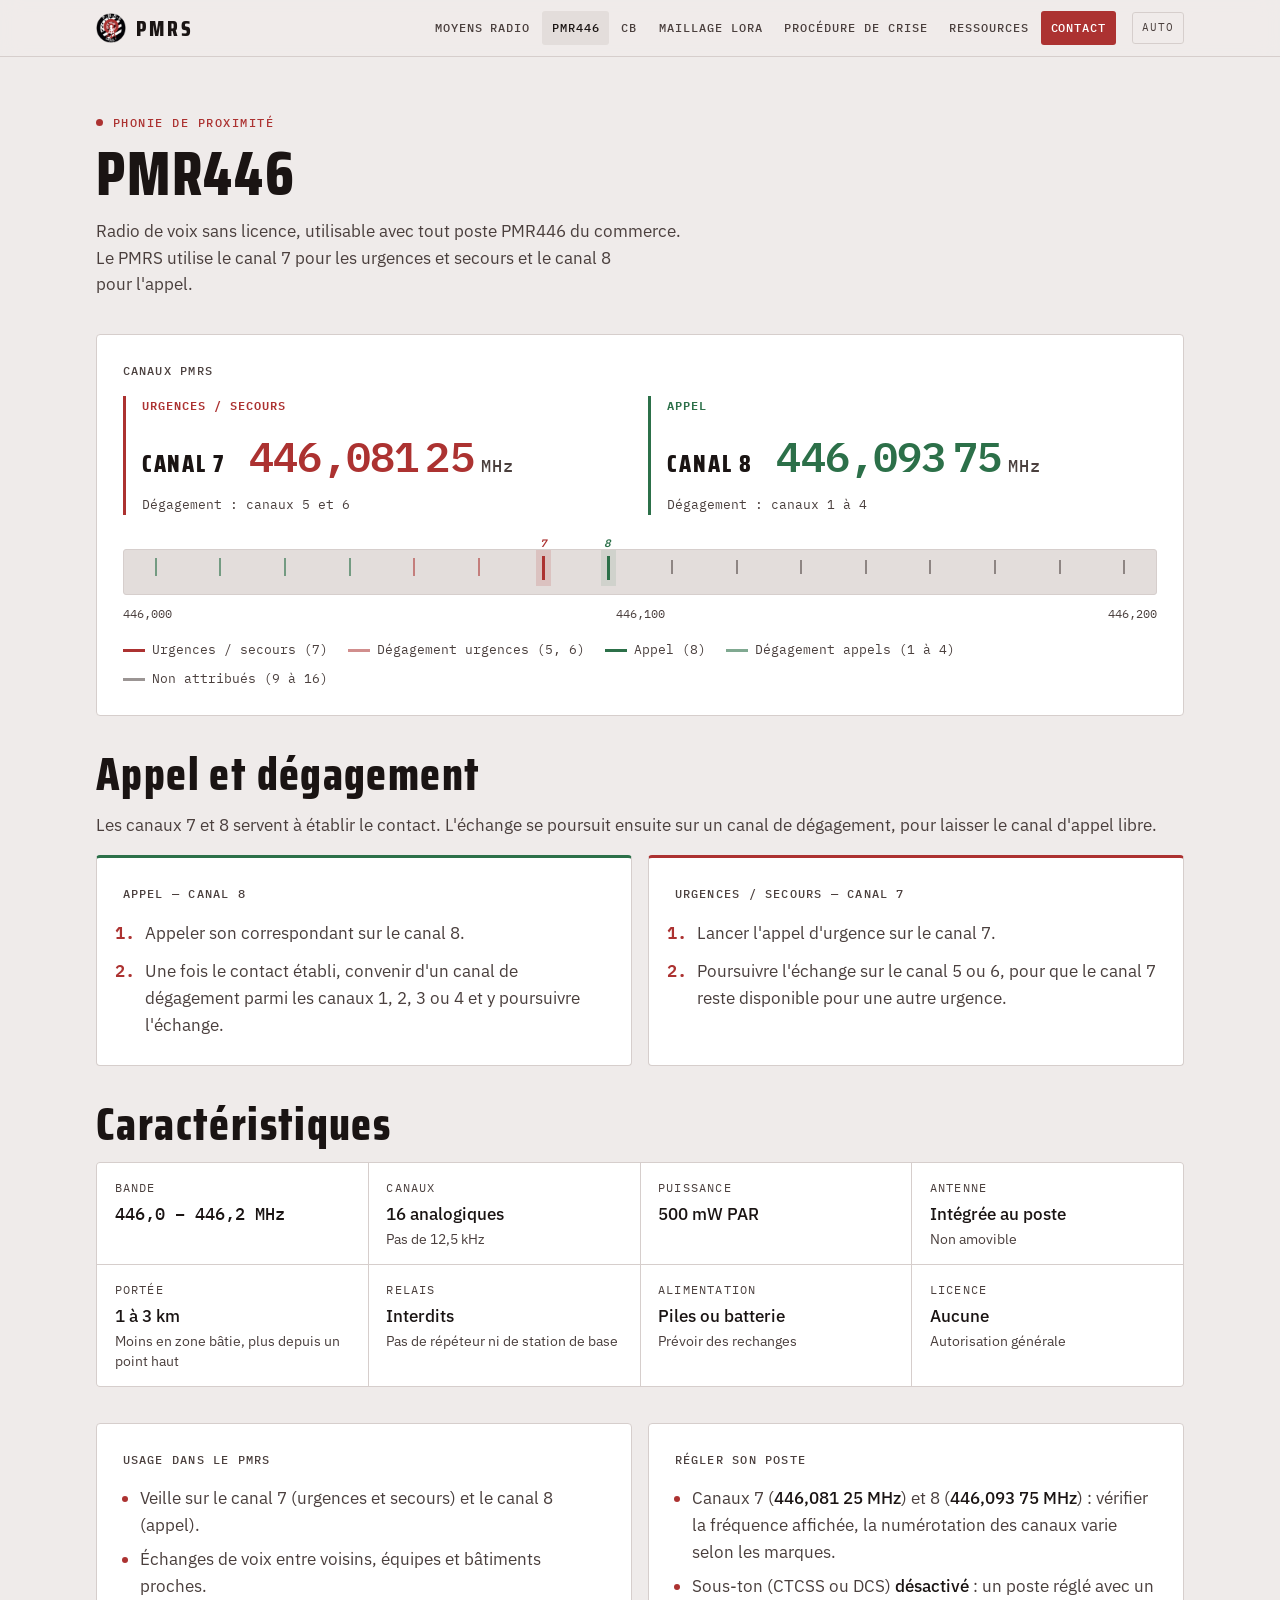
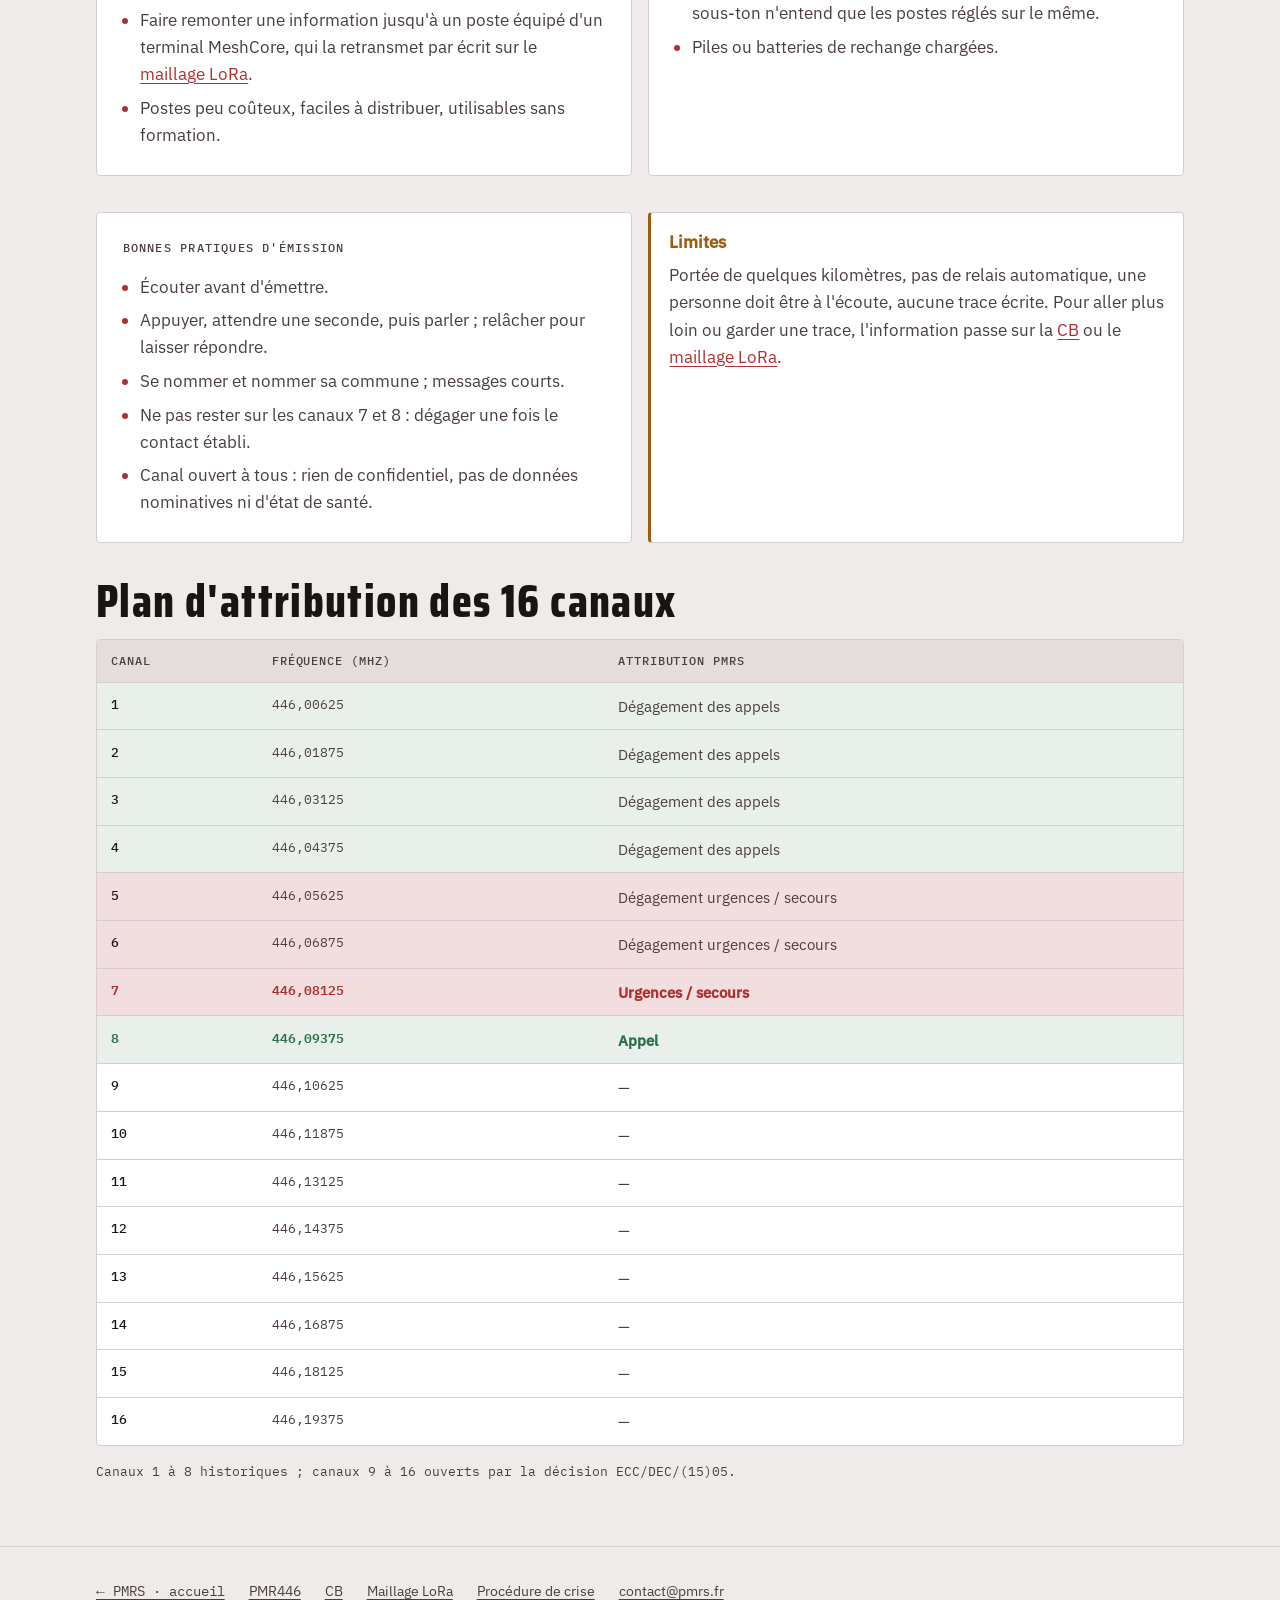
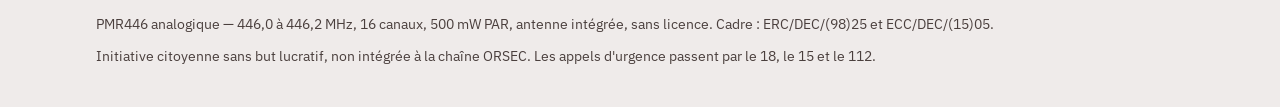
<file: pmr446.html>
<!doctype html>
<html lang="fr">
<head>
  <meta charset="utf-8">
  <meta name="viewport" content="width=device-width, initial-scale=1, viewport-fit=cover">
  <title>PMR446 — phonie de proximité — PMRS</title>
  <meta name="description" content="PMR446 dans le PMRS : canal 7 pour les urgences et secours, canal 8 pour l'appel, canaux de dégagement, réglage des postes, bonnes pratiques et plan d'attribution des 16 canaux.">
  <link rel="canonical" href="https://pmrs.fr/pmr446.html">
  <meta name="theme-color" content="#EFEBEA" media="(prefers-color-scheme: light)">
  <meta name="theme-color" content="#15100F" media="(prefers-color-scheme: dark)">
  <link rel="icon" href="/favicon.ico" sizes="32x32">
  <link rel="icon" type="image/png" sizes="32x32" href="/favicon-32x32.png">
  <link rel="apple-touch-icon" sizes="180x180" href="/apple-touch-icon.png">
  <link rel="manifest" href="/site.webmanifest">
  <meta property="og:type" content="article">
  <meta property="og:site_name" content="PMRS">
  <meta property="og:locale" content="fr_FR">
  <meta property="og:url" content="https://pmrs.fr/pmr446.html">
  <meta property="og:title" content="PMR446 — phonie de proximité — PMRS">
  <meta property="og:description" content="PMR446 dans le PMRS : canal 7 pour les urgences et secours, canal 8 pour l'appel, canaux de dégagement, réglage des postes, bonnes pratiques et plan d'attribution des 16 canaux.">
  <meta property="og:image" content="https://pmrs.fr/og-pmr446.png">
  <meta property="og:image:type" content="image/png">
  <meta property="og:image:width" content="1200">
  <meta property="og:image:height" content="630">
  <meta property="og:image:alt" content="PMR446 : canal 7 urgences et secours (446,081 25 MHz), canal 8 appel (446,093 75 MHz)">
  <meta name="twitter:card" content="summary_large_image">
  <meta name="twitter:title" content="PMR446 — phonie de proximité — PMRS">
  <meta name="twitter:description" content="PMR446 dans le PMRS : canal 7 pour les urgences et secours, canal 8 pour l'appel, canaux de dégagement, réglage des postes, bonnes pratiques et plan d'attribution des 16 canaux.">
  <meta name="twitter:image" content="https://pmrs.fr/og-pmr446.png">
  <meta name="twitter:image:alt" content="PMR446 : canal 7 urgences et secours (446,081 25 MHz), canal 8 appel (446,093 75 MHz)">

  <script>try{var t=localStorage.getItem('pmrs-theme');if(t==='light'||t==='dark'){document.documentElement.setAttribute('data-theme',t)}}catch(e){}</script>
  <link rel="preload" href="fonts/ibm-plex-sans-latin-400-normal.woff2" as="font" type="font/woff2" crossorigin>
  <link rel="preload" href="fonts/saira-condensed-latin-800-normal.woff2" as="font" type="font/woff2" crossorigin>
  <link rel="stylesheet" href="style.css">
</head>
<body>
<a class="skip" href="#main">Aller au contenu</a>

<header class="topbar">
  <div class="wrap">
    <a class="brand" href="/" aria-label="PMRS, accueil">
      <img src="logo.png" width="30" height="30" alt="">
      <b>PMRS</b>
    </a>
    <nav class="nav" id="nav" aria-label="Navigation principale">
      <a href="/#moyens">Moyens radio</a>
      <a href="pmr446.html" aria-current="page">PMR446</a>
      <a href="cb.html">CB</a>
      <a href="maillage.html">Maillage LoRa</a>
      <a href="procedure.html">Procédure de crise</a>
      <a href="/#ressources">Ressources</a>
      <a class="cta" href="/#contact">Contact</a>
    </nav>
    <div class="tools">
      <button class="icon-btn" id="theme" type="button">Auto</button>
      <button class="icon-btn menu-btn" id="menu" type="button" aria-expanded="false" aria-controls="nav">Menu</button>
    </div>
  </div>
</header>

<main id="main" class="wrap stack-lg" style="padding-block:clamp(2rem,6vw,3.5rem) 4rem">

  <header class="doc-head">
    <p class="eyebrow"><span class="dot"></span>Phonie de proximité</p>
    <h1>PMR446</h1>
    <p class="lede">Radio de voix sans licence, utilisable avec tout poste PMR446 du commerce. Le PMRS utilise le canal 7 pour les urgences et secours et le canal 8 pour l'appel.</p>
  </header>

  <section class="panel" aria-label="Canaux PMRS en PMR446">
    <p class="panel-label">Canaux PMRS</p>
    <div class="grid g2">
      <div class="role urg">
        <span class="role-k">Urgences / secours</span>
        <div class="readout"><span class="ch">Canal 7</span><span class="freq">446,081&thinsp;25<small>MHz</small></span></div>
        <p class="note">Dégagement : canaux 5 et 6</p>
      </div>
      <div class="role call">
        <span class="role-k">Appel</span>
        <div class="readout"><span class="ch">Canal 8</span><span class="freq">446,093&thinsp;75<small>MHz</small></span></div>
        <p class="note">Dégagement : canaux 1 à 4</p>
      </div>
    </div>
    <div class="scale">
      <div class="track" id="track-pmr" role="img" aria-label="Bande PMR446 de 446,000 à 446,200 MHz : canal 7 urgences et secours, canal 8 appel, canaux 1 à 6 de dégagement"></div>
      <div class="ends"><span>446,000</span><span>446,100</span><span>446,200</span></div>
    </div>
    <div class="legend">
      <span><i class="k-urg"></i>Urgences / secours (7)</span>
      <span><i class="k-urg-x"></i>Dégagement urgences (5, 6)</span>
      <span><i class="k-call"></i>Appel (8)</span>
      <span><i class="k-call-x"></i>Dégagement appels (1 à 4)</span>
      <span><i class="k-free"></i>Non attribués (9 à 16)</span>
    </div>
  </section>

  <section class="stack">
    <h2>Appel et dégagement</h2>
    <p class="muted">Les canaux 7 et 8 servent à établir le contact. L'échange se poursuit ensuite sur un canal de dégagement, pour laisser le canal d'appel libre.</p>
    <div class="grid g2">
      <div class="panel role-panel call">
        <p class="panel-label">Appel — canal 8</p>
        <ol class="prio plain">
          <li>Appeler son correspondant sur le canal 8.</li>
          <li>Une fois le contact établi, convenir d'un canal de dégagement parmi les canaux 1, 2, 3 ou 4 et y poursuivre l'échange.</li>
        </ol>
      </div>
      <div class="panel role-panel urg">
        <p class="panel-label">Urgences / secours — canal 7</p>
        <ol class="prio plain">
          <li>Lancer l'appel d'urgence sur le canal 7.</li>
          <li>Poursuivre l'échange sur le canal 5 ou 6, pour que le canal 7 reste disponible pour une autre urgence.</li>
        </ol>
      </div>
    </div>
  </section>

  <section class="stack">
    <h2>Caractéristiques</h2>
    <dl class="idcard">
      <div><dt>Bande</dt><dd class="mono">446,0 – 446,2 MHz</dd></div>
      <div><dt>Canaux</dt><dd>16 analogiques<small>Pas de 12,5 kHz</small></dd></div>
      <div><dt>Puissance</dt><dd>500 mW PAR</dd></div>
      <div><dt>Antenne</dt><dd>Intégrée au poste<small>Non amovible</small></dd></div>
      <div><dt>Portée</dt><dd>1 à 3 km<small>Moins en zone bâtie, plus depuis un point haut</small></dd></div>
      <div><dt>Relais</dt><dd>Interdits<small>Pas de répéteur ni de station de base</small></dd></div>
      <div><dt>Alimentation</dt><dd>Piles ou batterie<small>Prévoir des rechanges</small></dd></div>
      <div><dt>Licence</dt><dd>Aucune<small>Autorisation générale</small></dd></div>
    </dl>
  </section>

  <section class="grid g2">
    <div class="panel">
      <p class="panel-label">Usage dans le PMRS</p>
      <ul>
        <li>Veille sur le canal 7 (urgences et secours) et le canal 8 (appel).</li>
        <li>Échanges de voix entre voisins, équipes et bâtiments proches.</li>
        <li>Faire remonter une information jusqu'à un poste équipé d'un terminal MeshCore, qui la retransmet par écrit sur le <a href="maillage.html">maillage LoRa</a>.</li>
        <li>Postes peu coûteux, faciles à distribuer, utilisables sans formation.</li>
      </ul>
    </div>
    <div class="panel">
      <p class="panel-label">Régler son poste</p>
      <ul>
        <li>Canaux 7 (<strong>446,081 25 MHz</strong>) et 8 (<strong>446,093 75 MHz</strong>) : vérifier la fréquence affichée, la numérotation des canaux varie selon les marques.</li>
        <li>Sous-ton (CTCSS ou DCS) <strong>désactivé</strong> : un poste réglé avec un sous-ton n'entend que les postes réglés sur le même.</li>
        <li>Piles ou batteries de rechange chargées.</li>
      </ul>
    </div>
  </section>

  <section class="grid g2">
    <div class="panel">
      <p class="panel-label">Bonnes pratiques d'émission</p>
      <ul>
        <li>Écouter avant d'émettre.</li>
        <li>Appuyer, attendre une seconde, puis parler ; relâcher pour laisser répondre.</li>
        <li>Se nommer et nommer sa commune ; messages courts.</li>
        <li>Ne pas rester sur les canaux 7 et 8 : dégager une fois le contact établi.</li>
        <li>Canal ouvert à tous : rien de confidentiel, pas de données nominatives ni d'état de santé.</li>
      </ul>
    </div>
    <div class="callout warn">
      <b>Limites</b>
      <p>Portée de quelques kilomètres, pas de relais automatique, une personne doit être à l'écoute, aucune trace écrite. Pour aller plus loin ou garder une trace, l'information passe sur la <a href="cb.html">CB</a> ou le <a href="maillage.html">maillage LoRa</a>.</p>
    </div>
  </section>

  <section class="stack">
    <h2>Plan d'attribution des 16 canaux</h2>
    <div class="table-wrap">
      <table class="plan">
        <thead><tr><th>Canal</th><th>Fréquence (MHz)</th><th>Attribution PMRS</th></tr></thead>
        <tbody>
          <tr class="r-call-x"><th class="mono">1</th><td class="mono">446,00625</td><td>Dégagement des appels</td></tr>
          <tr class="r-call-x"><th class="mono">2</th><td class="mono">446,01875</td><td>Dégagement des appels</td></tr>
          <tr class="r-call-x"><th class="mono">3</th><td class="mono">446,03125</td><td>Dégagement des appels</td></tr>
          <tr class="r-call-x"><th class="mono">4</th><td class="mono">446,04375</td><td>Dégagement des appels</td></tr>
          <tr class="r-urg-x"><th class="mono">5</th><td class="mono">446,05625</td><td>Dégagement urgences / secours</td></tr>
          <tr class="r-urg-x"><th class="mono">6</th><td class="mono">446,06875</td><td>Dégagement urgences / secours</td></tr>
          <tr class="r-urg"><th class="mono">7</th><td class="mono">446,08125</td><td>Urgences / secours</td></tr>
          <tr class="r-call"><th class="mono">8</th><td class="mono">446,09375</td><td>Appel</td></tr>
          <tr><th class="mono">9</th><td class="mono">446,10625</td><td>—</td></tr>
          <tr><th class="mono">10</th><td class="mono">446,11875</td><td>—</td></tr>
          <tr><th class="mono">11</th><td class="mono">446,13125</td><td>—</td></tr>
          <tr><th class="mono">12</th><td class="mono">446,14375</td><td>—</td></tr>
          <tr><th class="mono">13</th><td class="mono">446,15625</td><td>—</td></tr>
          <tr><th class="mono">14</th><td class="mono">446,16875</td><td>—</td></tr>
          <tr><th class="mono">15</th><td class="mono">446,18125</td><td>—</td></tr>
          <tr><th class="mono">16</th><td class="mono">446,19375</td><td>—</td></tr>
        </tbody>
      </table>
    </div>
    <p class="source">Canaux 1 à 8 historiques ; canaux 9 à 16 ouverts par la décision ECC/DEC/(15)05.</p>
  </section>

</main>

<footer class="foot">
  <div class="wrap">
    <div class="row">
      <a class="mono" href="/">← PMRS · accueil</a>
      <a href="pmr446.html">PMR446</a>
      <a href="cb.html">CB</a>
      <a href="maillage.html">Maillage LoRa</a>
      <a href="procedure.html">Procédure de crise</a>
      <a href="mailto:contact@pmrs.fr">contact@pmrs.fr</a>
    </div>
    <p>PMR446 analogique — 446,0 à 446,2 MHz, 16 canaux, 500 mW PAR, antenne intégrée, sans licence. Cadre : ERC/DEC/(98)25 et ECC/DEC/(15)05.</p>
    <p>Initiative citoyenne sans but lucratif, non intégrée à la chaîne ORSEC. Les appels d'urgence passent par le 18, le 15 et le 112.</p>
  </div>
</footer>

<script src="site.js"></script>
</body>
</html>
</file>
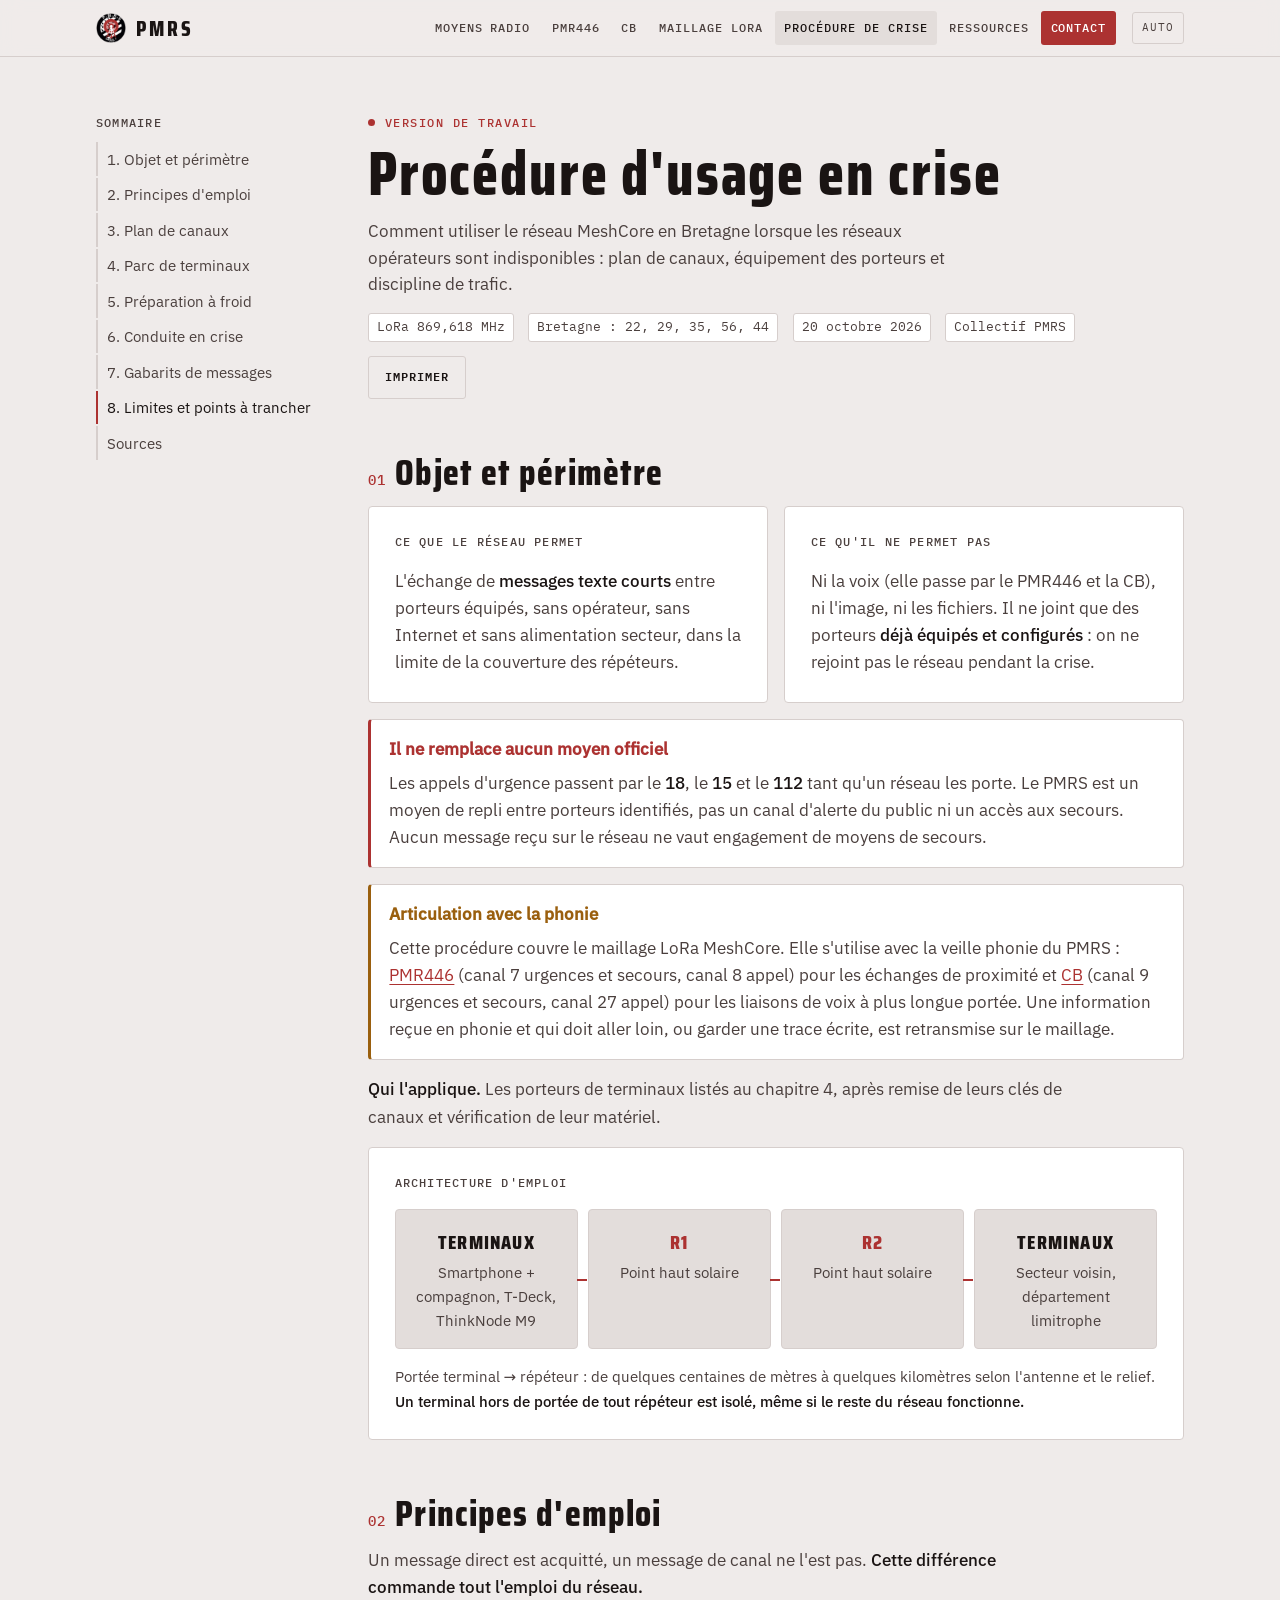
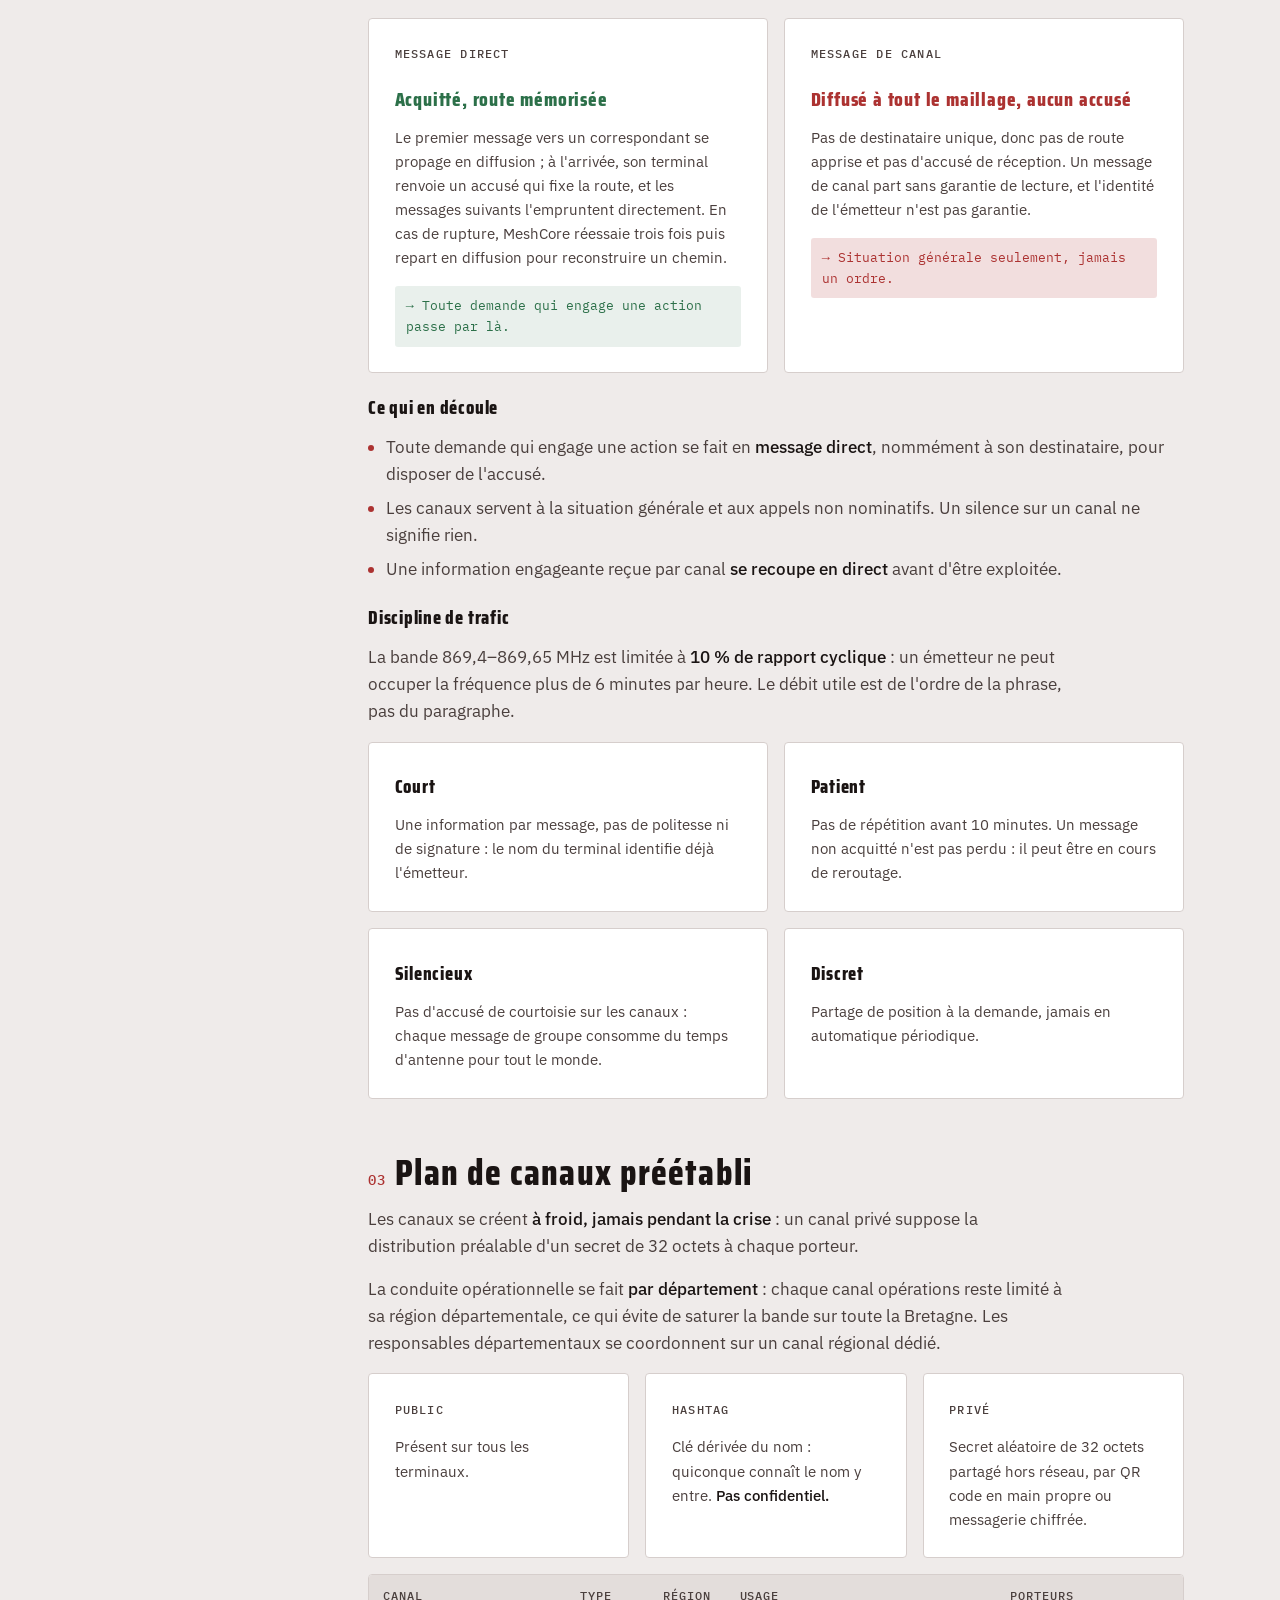
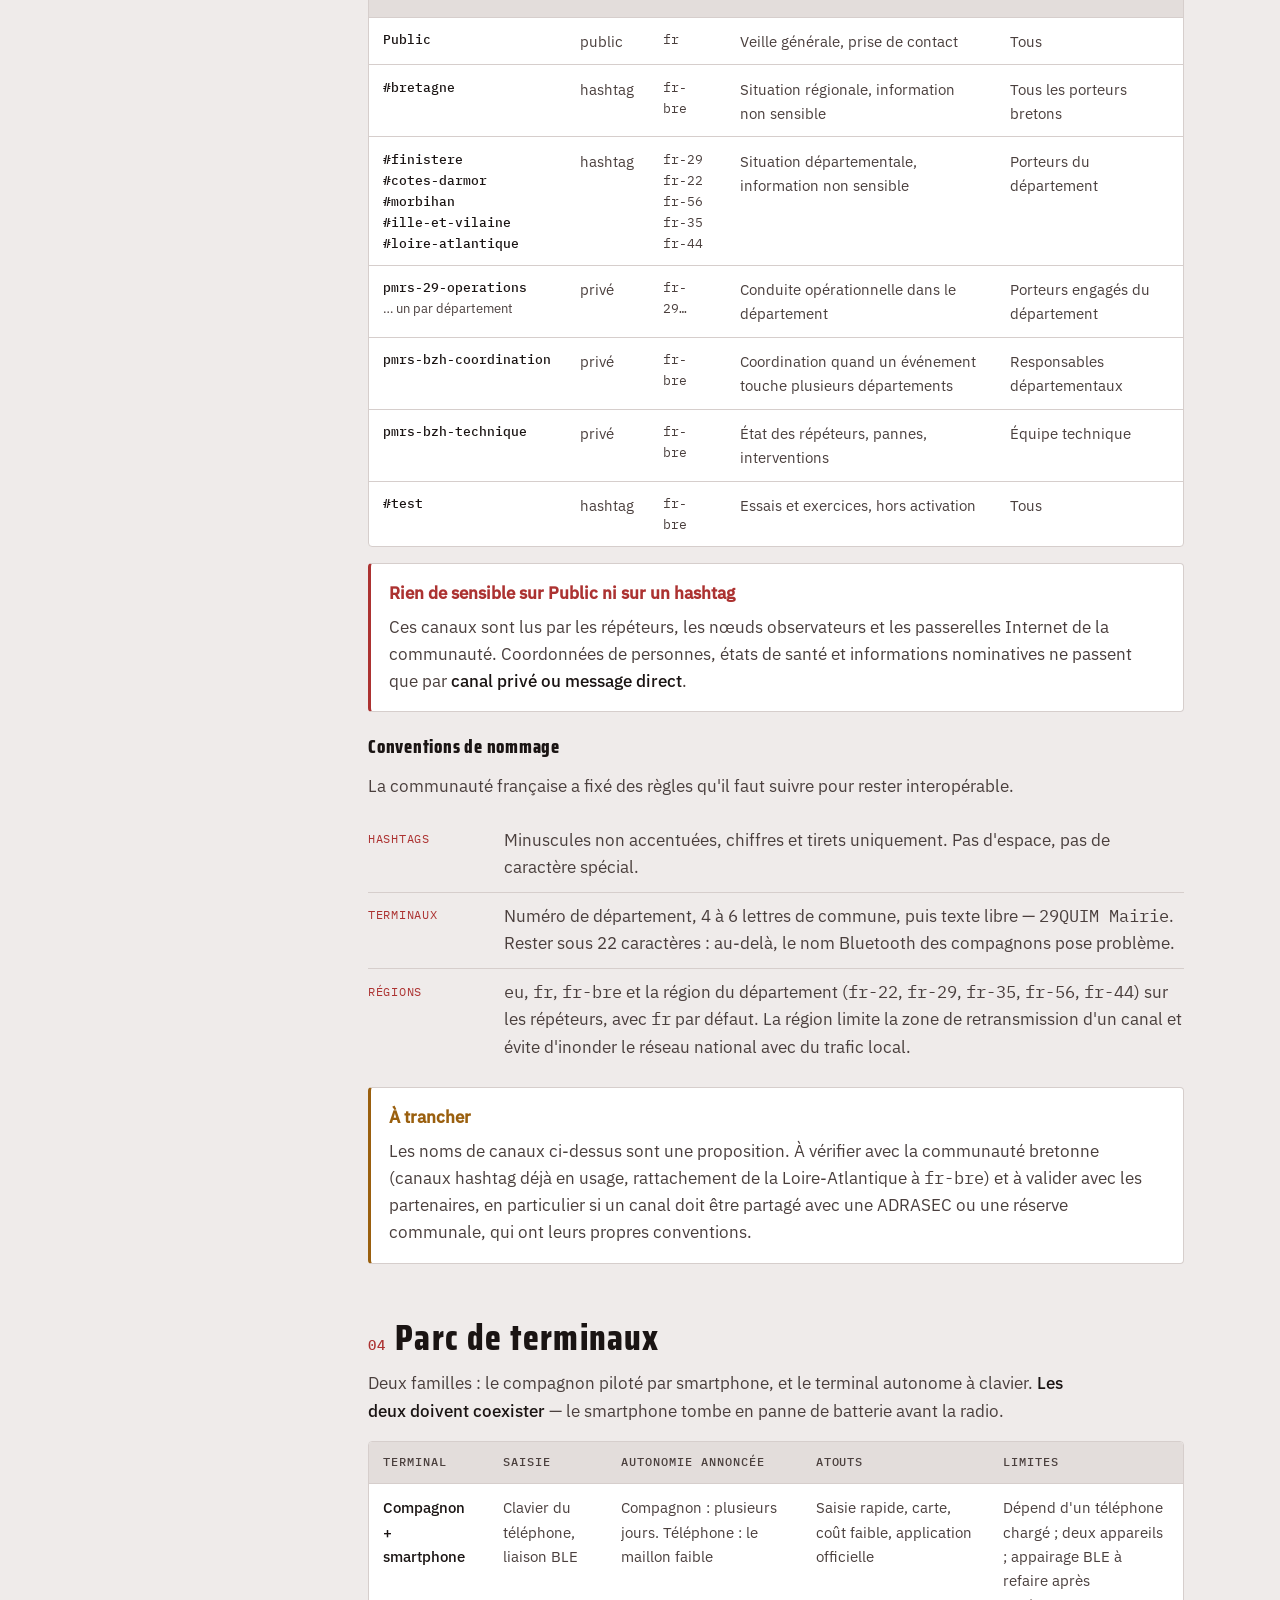
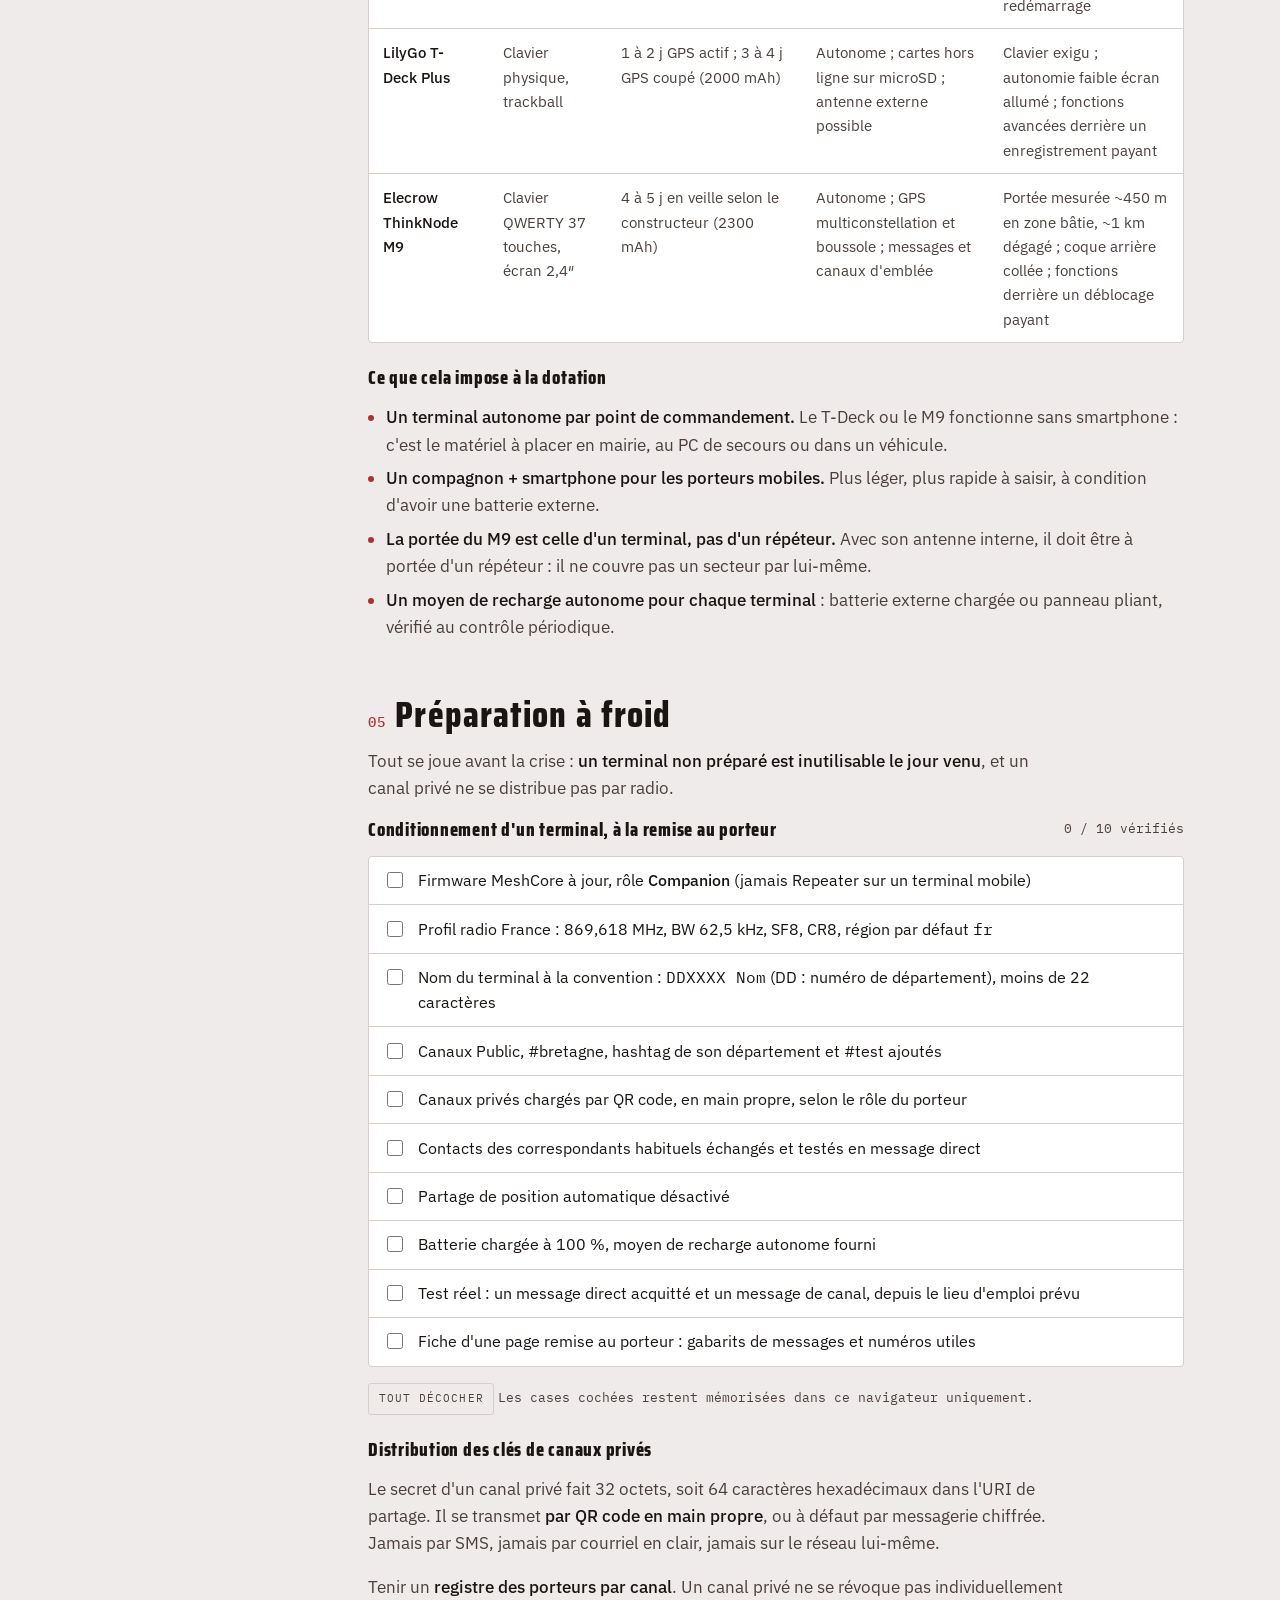
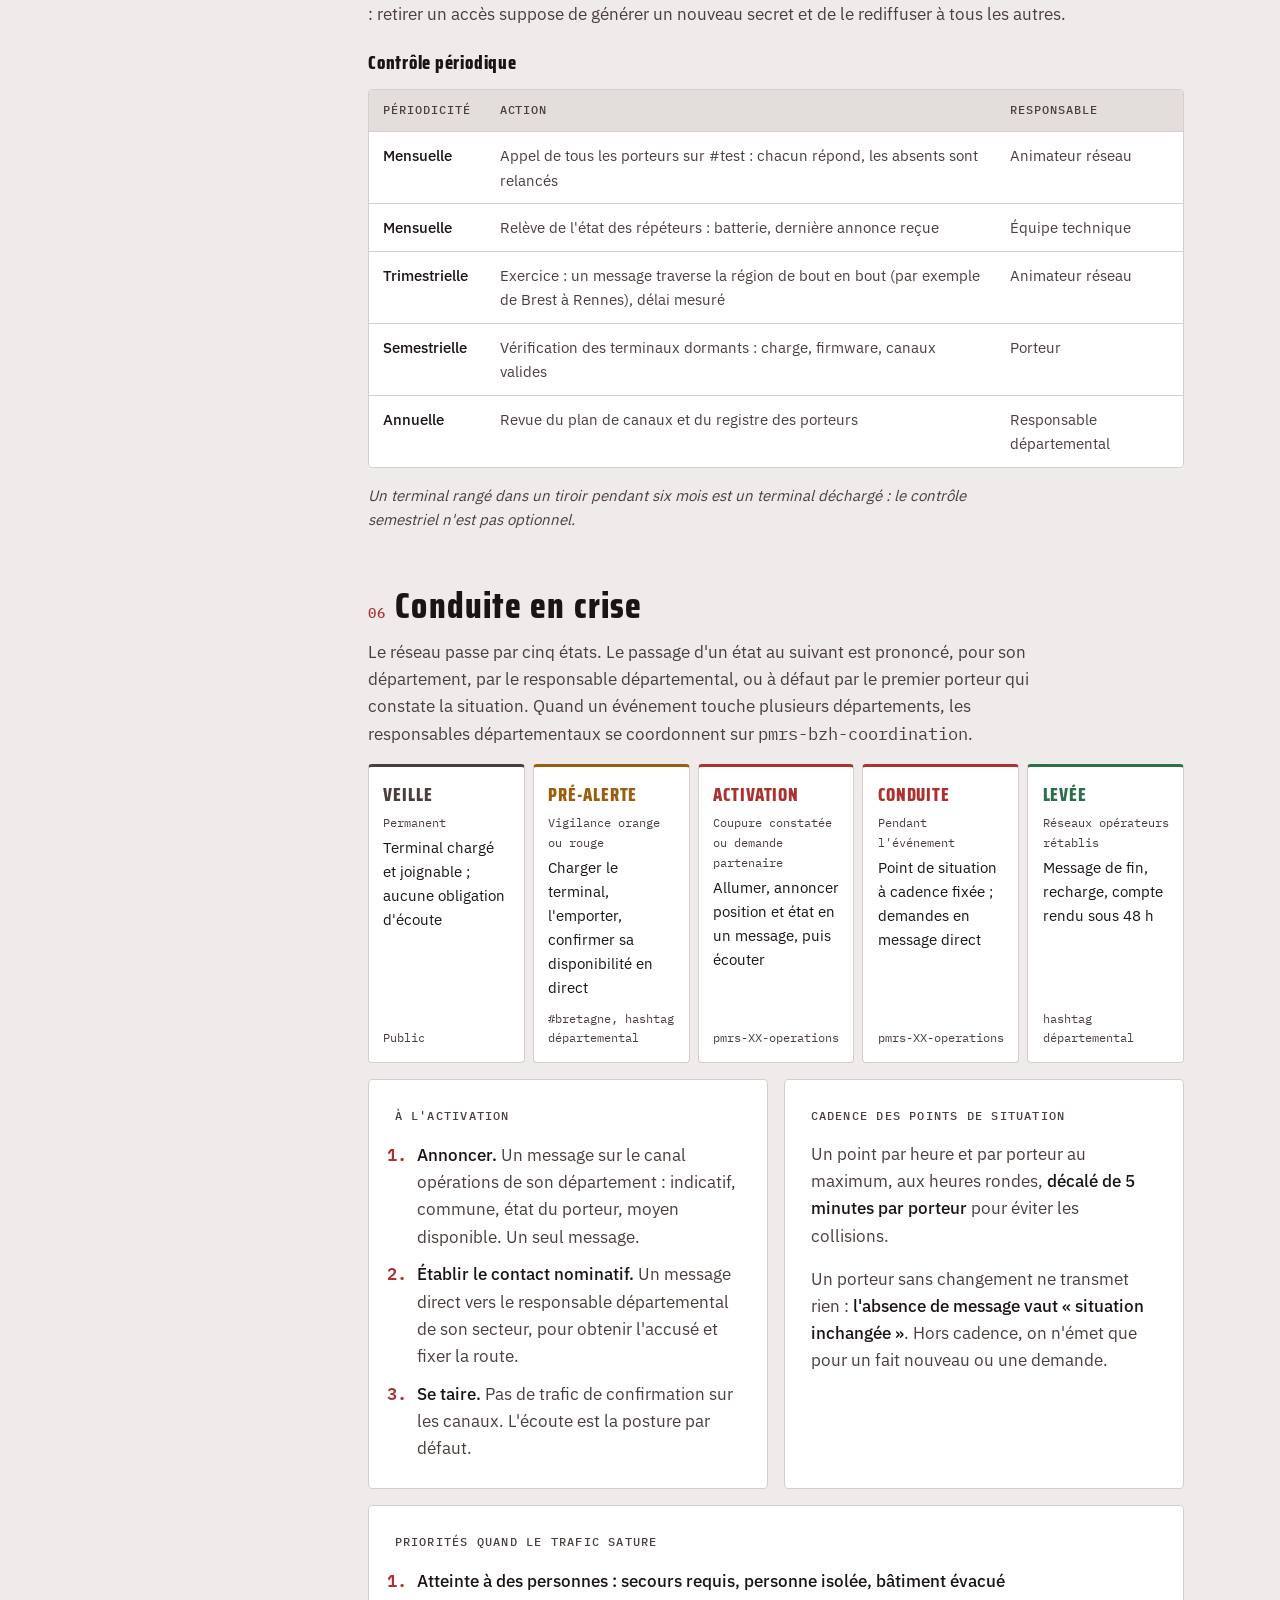
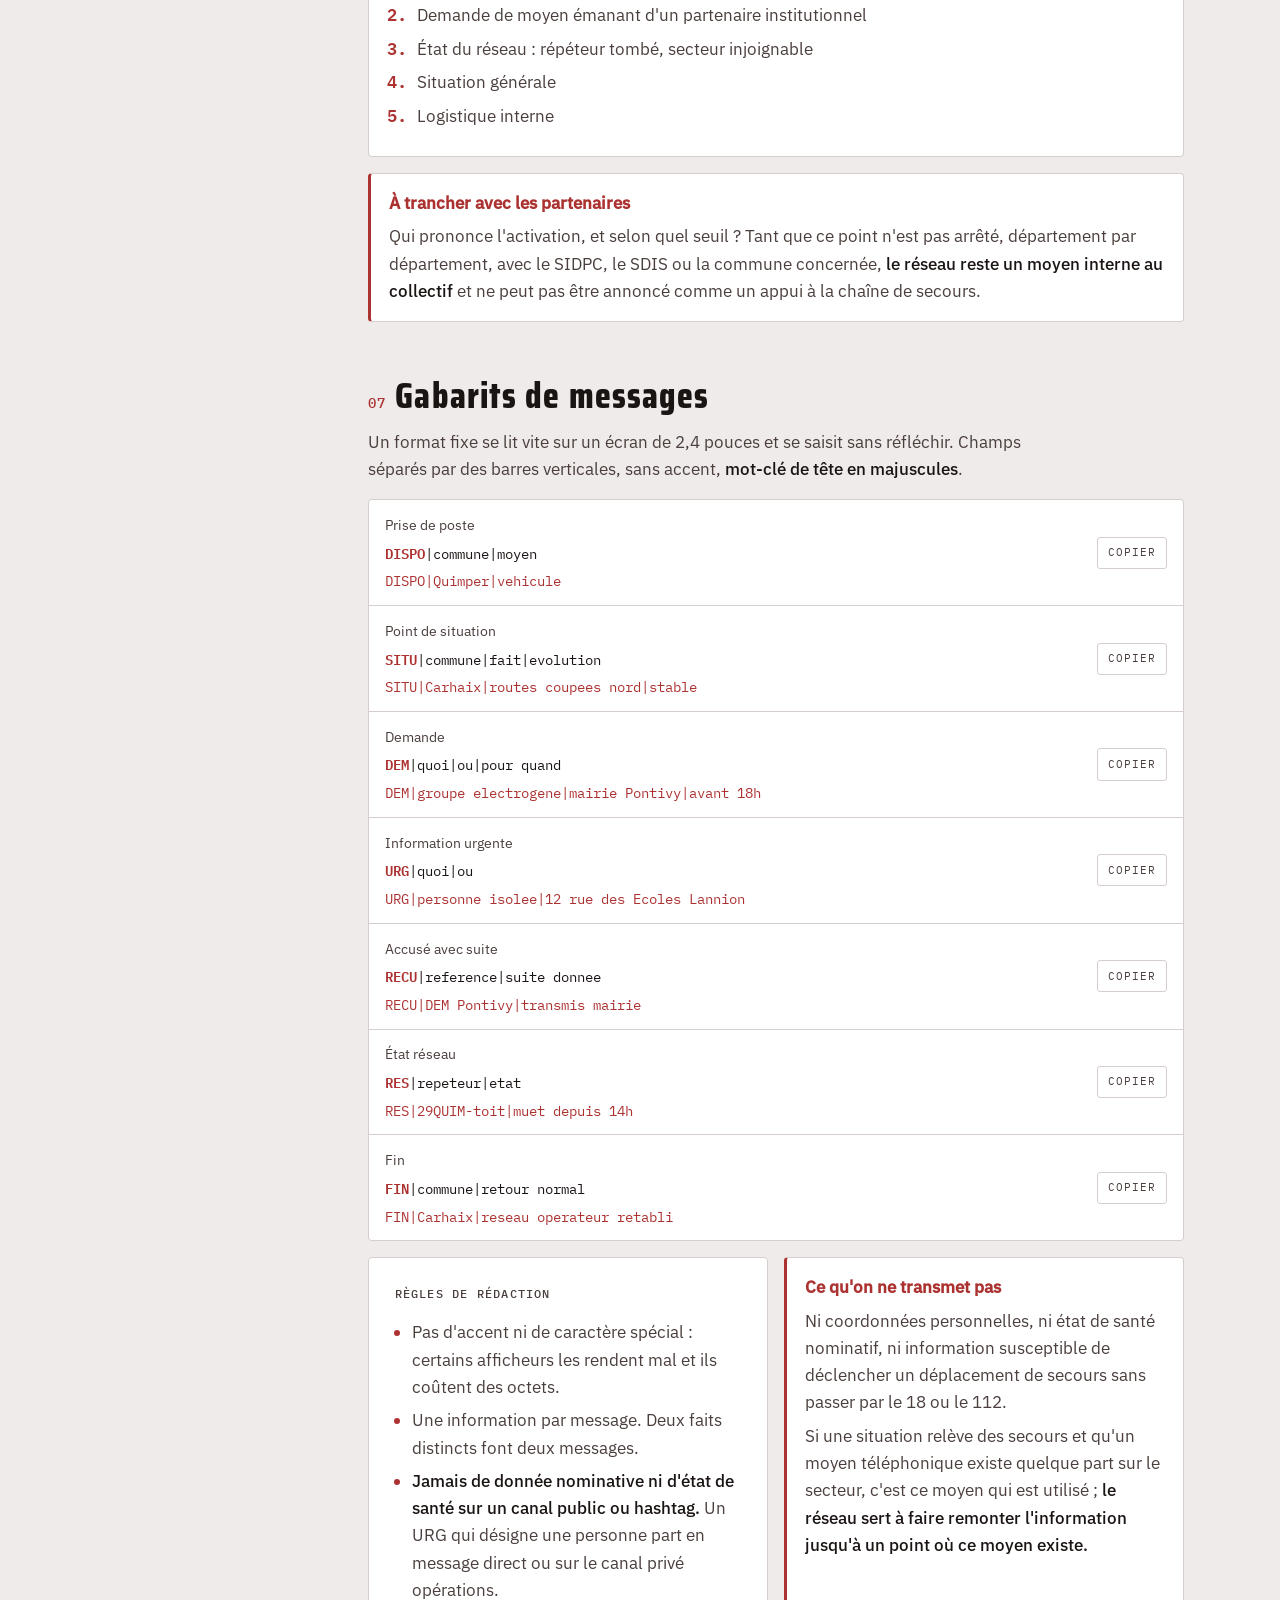
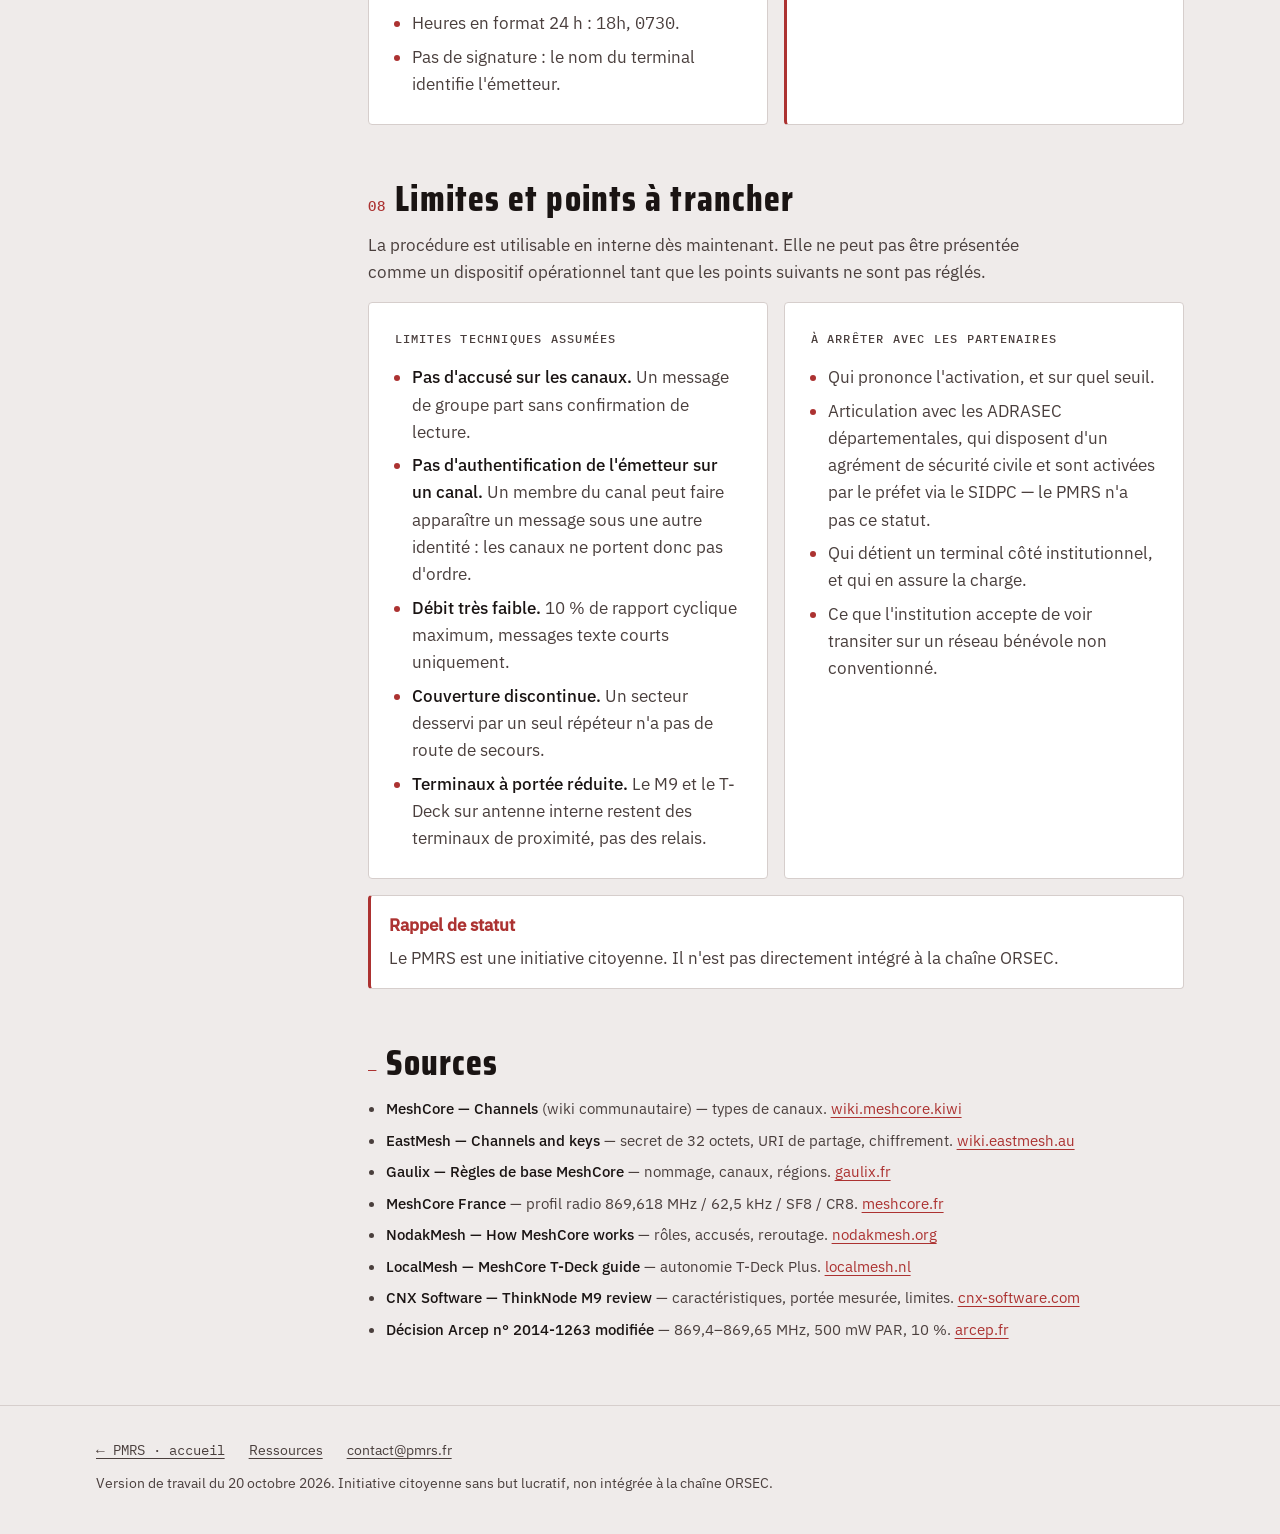
<file: procedure.html>
<!doctype html>
<html lang="fr">
<head>
  <meta charset="utf-8">
  <meta name="viewport" content="width=device-width, initial-scale=1, viewport-fit=cover">
  <title>Procédure de crise — PMRS</title>
  <meta name="description" content="Procédure d'usage en crise du réseau MeshCore PMRS en Bretagne : principes d'emploi, plan de canaux, parc de terminaux, préparation à froid, conduite en crise et gabarits de messages.">
  <link rel="canonical" href="https://pmrs.fr/procedure.html">
  <meta name="theme-color" content="#EFEBEA" media="(prefers-color-scheme: light)">
  <meta name="theme-color" content="#15100F" media="(prefers-color-scheme: dark)">
  <link rel="icon" href="/favicon.ico" sizes="32x32">
  <link rel="icon" type="image/png" sizes="32x32" href="/favicon-32x32.png">
  <link rel="apple-touch-icon" sizes="180x180" href="/apple-touch-icon.png">
  <link rel="manifest" href="/site.webmanifest">
  <meta property="og:type" content="article">
  <meta property="og:site_name" content="PMRS">
  <meta property="og:locale" content="fr_FR">
  <meta property="og:url" content="https://pmrs.fr/procedure.html">
  <meta property="og:title" content="Procédure d'usage en crise — PMRS">
  <meta property="og:description" content="Utilisation du réseau MeshCore PMRS en Bretagne lorsque les réseaux opérateurs sont indisponibles : plan de canaux, préparation des terminaux, conduite en crise, gabarits de messages.">
  <meta property="og:image" content="https://pmrs.fr/og-procedure.png">
  <meta property="og:image:type" content="image/png">
  <meta property="og:image:width" content="1200">
  <meta property="og:image:height" content="630">
  <meta property="og:image:alt" content="Procédure d'usage en crise PMRS : les cinq états Veille, Pré-alerte, Activation, Conduite, Levée">
  <meta name="twitter:card" content="summary_large_image">
  <meta name="twitter:title" content="Procédure d'usage en crise — PMRS">
  <meta name="twitter:description" content="Utilisation du réseau MeshCore PMRS en Bretagne lorsque les réseaux opérateurs sont indisponibles : plan de canaux, préparation des terminaux, conduite en crise, gabarits de messages.">
  <meta name="twitter:image" content="https://pmrs.fr/og-procedure.png">
  <meta name="twitter:image:alt" content="Procédure d'usage en crise PMRS : les cinq états Veille, Pré-alerte, Activation, Conduite, Levée">

  <script>try{var t=localStorage.getItem('pmrs-theme');if(t==='light'||t==='dark'){document.documentElement.setAttribute('data-theme',t)}}catch(e){}</script>
  <link rel="preload" href="fonts/ibm-plex-sans-latin-400-normal.woff2" as="font" type="font/woff2" crossorigin>
  <link rel="preload" href="fonts/saira-condensed-latin-800-normal.woff2" as="font" type="font/woff2" crossorigin>
  <link rel="stylesheet" href="style.css">
</head>
<body>
<a class="skip" href="#main">Aller au contenu</a>

<header class="topbar">
  <div class="wrap">
    <a class="brand" href="/" aria-label="PMRS, accueil">
      <img src="logo.png" width="30" height="30" alt="">
      <b>PMRS</b>
    </a>
    <nav class="nav" id="nav" aria-label="Navigation principale">
      <a href="/#moyens">Moyens radio</a>
      <a href="pmr446.html">PMR446</a>
      <a href="cb.html">CB</a>
      <a href="maillage.html">Maillage LoRa</a>
      <a href="procedure.html" aria-current="page">Procédure de crise</a>
      <a href="/#ressources">Ressources</a>
      <a class="cta" href="/#contact">Contact</a>
    </nav>
    <div class="tools">
      <button class="icon-btn" id="theme" type="button">Auto</button>
      <button class="icon-btn menu-btn" id="menu" type="button" aria-expanded="false" aria-controls="nav">Menu</button>
    </div>
  </div>
</header>

<div class="wrap doc">

  <aside class="toc" aria-label="Sommaire">
    <p class="panel-label">Sommaire</p>
    <ol>
      <li><a href="#objet">1. Objet et périmètre</a></li>
      <li><a href="#principes">2. Principes d'emploi</a></li>
      <li><a href="#canaux">3. Plan de canaux</a></li>
      <li><a href="#terminaux">4. Parc de terminaux</a></li>
      <li><a href="#preparation">5. Préparation à froid</a></li>
      <li><a href="#conduite">6. Conduite en crise</a></li>
      <li><a href="#gabarits">7. Gabarits de messages</a></li>
      <li><a href="#limites">8. Limites et points à trancher</a></li>
      <li><a href="#sources">Sources</a></li>
    </ol>
  </aside>

  <main class="doc-body" id="main">

    <header class="doc-head">
      <p class="eyebrow"><span class="dot"></span>Version de travail</p>
      <h1>Procédure d'usage en crise</h1>
      <p class="lede">Comment utiliser le réseau MeshCore en Bretagne lorsque les réseaux opérateurs sont indisponibles : plan de canaux, équipement des porteurs et discipline de trafic.</p>
      <div class="meta">
        <span>LoRa 869,618 MHz</span>
        <span>Bretagne : 22, 29, 35, 56, 44</span>
        <span>20 octobre 2026</span>
        <span>Collectif PMRS</span>
      </div>
      <div class="btns">
        <button class="btn ghost" type="button" onclick="window.print()">Imprimer</button>
      </div>
    </header>

    <!-- 1 -->
    <section class="chap" id="objet">
      <h2><span class="no">01</span>Objet et périmètre</h2>
      <div class="grid g2">
        <div class="panel">
          <p class="panel-label">Ce que le réseau permet</p>
          <p class="muted">L'échange de <strong>messages texte courts</strong> entre porteurs équipés, sans opérateur, sans Internet et sans alimentation secteur, dans la limite de la couverture des répéteurs.</p>
        </div>
        <div class="panel">
          <p class="panel-label">Ce qu'il ne permet pas</p>
          <p class="muted">Ni la voix (elle passe par le PMR446 et la CB), ni l'image, ni les fichiers. Il ne joint que des porteurs <strong>déjà équipés et configurés</strong> : on ne rejoint pas le réseau pendant la crise.</p>
        </div>
      </div>
      <div class="callout">
        <b>Il ne remplace aucun moyen officiel</b>
        <p>Les appels d'urgence passent par le <strong>18</strong>, le <strong>15</strong> et le <strong>112</strong> tant qu'un réseau les porte. Le PMRS est un moyen de repli entre porteurs identifiés, pas un canal d'alerte du public ni un accès aux secours. Aucun message reçu sur le réseau ne vaut engagement de moyens de secours.</p>
      </div>
      <div class="callout warn">
        <b>Articulation avec la phonie</b>
        <p>Cette procédure couvre le maillage LoRa MeshCore. Elle s'utilise avec la veille phonie du PMRS : <a href="pmr446.html">PMR446</a> (canal 7 urgences et secours, canal 8 appel) pour les échanges de proximité et <a href="cb.html">CB</a> (canal 9 urgences et secours, canal 27 appel) pour les liaisons de voix à plus longue portée. Une information reçue en phonie et qui doit aller loin, ou garder une trace écrite, est retransmise sur le maillage.</p>
      </div>
      <p><strong>Qui l'applique.</strong> Les porteurs de terminaux listés au chapitre 4, après remise de leurs clés de canaux et vérification de leur matériel.</p>
      <div class="panel">
        <p class="panel-label">Architecture d'emploi</p>
        <div class="flow">
          <div class="node t"><b>Terminaux</b><span>Smartphone + compagnon, T-Deck, ThinkNode M9</span></div>
          <div class="node r"><b>R1</b><span>Point haut solaire</span></div>
          <div class="node r"><b>R2</b><span>Point haut solaire</span></div>
          <div class="node t"><b>Terminaux</b><span>Secteur voisin, département limitrophe</span></div>
        </div>
        <p class="small muted">Portée terminal → répéteur : de quelques centaines de mètres à quelques kilomètres selon l'antenne et le relief. <strong>Un terminal hors de portée de tout répéteur est isolé, même si le reste du réseau fonctionne.</strong></p>
      </div>
    </section>

    <!-- 2 -->
    <section class="chap" id="principes">
      <h2><span class="no">02</span>Principes d'emploi</h2>
      <p>Un message direct est acquitté, un message de canal ne l'est pas. <strong>Cette différence commande tout l'emploi du réseau.</strong></p>
      <div class="vs">
        <div class="panel yes">
          <p class="panel-label">Message direct</p>
          <h3>Acquitté, route mémorisée</h3>
          <p class="muted small">Le premier message vers un correspondant se propage en diffusion ; à l'arrivée, son terminal renvoie un accusé qui fixe la route, et les messages suivants l'empruntent directement. En cas de rupture, MeshCore réessaie trois fois puis repart en diffusion pour reconstruire un chemin.</p>
          <p class="rule">→ Toute demande qui engage une action passe par là.</p>
        </div>
        <div class="panel no">
          <p class="panel-label">Message de canal</p>
          <h3>Diffusé à tout le maillage, aucun accusé</h3>
          <p class="muted small">Pas de destinataire unique, donc pas de route apprise et pas d'accusé de réception. Un message de canal part sans garantie de lecture, et l'identité de l'émetteur n'est pas garantie.</p>
          <p class="rule">→ Situation générale seulement, jamais un ordre.</p>
        </div>
      </div>

      <h3>Ce qui en découle</h3>
      <ul class="list">
        <li>Toute demande qui engage une action se fait en <strong>message direct</strong>, nommément à son destinataire, pour disposer de l'accusé.</li>
        <li>Les canaux servent à la situation générale et aux appels non nominatifs. Un silence sur un canal ne signifie rien.</li>
        <li>Une information engageante reçue par canal <strong>se recoupe en direct</strong> avant d'être exploitée.</li>
      </ul>

      <h3>Discipline de trafic</h3>
      <p>La bande 869,4–869,65 MHz est limitée à <strong>10 % de rapport cyclique</strong> : un émetteur ne peut occuper la fréquence plus de 6 minutes par heure. Le débit utile est de l'ordre de la phrase, pas du paragraphe.</p>
      <div class="grid g2">
        <div class="panel"><h3>Court</h3><p class="muted small">Une information par message, pas de politesse ni de signature : le nom du terminal identifie déjà l'émetteur.</p></div>
        <div class="panel"><h3>Patient</h3><p class="muted small">Pas de répétition avant 10 minutes. Un message non acquitté n'est pas perdu : il peut être en cours de reroutage.</p></div>
        <div class="panel"><h3>Silencieux</h3><p class="muted small">Pas d'accusé de courtoisie sur les canaux : chaque message de groupe consomme du temps d'antenne pour tout le monde.</p></div>
        <div class="panel"><h3>Discret</h3><p class="muted small">Partage de position à la demande, jamais en automatique périodique.</p></div>
      </div>
    </section>

    <!-- 3 -->
    <section class="chap" id="canaux">
      <h2><span class="no">03</span>Plan de canaux préétabli</h2>
      <p>Les canaux se créent <strong>à froid, jamais pendant la crise</strong> : un canal privé suppose la distribution préalable d'un secret de 32 octets à chaque porteur.</p>
      <p>La conduite opérationnelle se fait <strong>par département</strong> : chaque canal opérations reste limité à sa région départementale, ce qui évite de saturer la bande sur toute la Bretagne. Les responsables départementaux se coordonnent sur un canal régional dédié.</p>
      <div class="grid g3">
        <div class="panel"><p class="panel-label">Public</p><p class="muted small">Présent sur tous les terminaux.</p></div>
        <div class="panel"><p class="panel-label">Hashtag</p><p class="muted small">Clé dérivée du nom : quiconque connaît le nom y entre. <strong>Pas confidentiel.</strong></p></div>
        <div class="panel"><p class="panel-label">Privé</p><p class="muted small">Secret aléatoire de 32 octets partagé hors réseau, par QR code en main propre ou messagerie chiffrée.</p></div>
      </div>
      <div class="table-wrap">
        <table>
          <thead><tr><th>Canal</th><th>Type</th><th>Région</th><th>Usage</th><th>Porteurs</th></tr></thead>
          <tbody>
            <tr><th class="mono">Public</th><td>public</td><td class="mono">fr</td><td>Veille générale, prise de contact</td><td>Tous</td></tr>
            <tr><th class="mono">#bretagne</th><td>hashtag</td><td class="mono">fr-bre</td><td>Situation régionale, information non sensible</td><td>Tous les porteurs bretons</td></tr>
            <tr><th class="mono">#finistere<br>#cotes-darmor<br>#morbihan<br>#ille-et-vilaine<br>#loire-atlantique</th><td>hashtag</td><td class="mono">fr-29<br>fr-22<br>fr-56<br>fr-35<br>fr-44</td><td>Situation départementale, information non sensible</td><td>Porteurs du département</td></tr>
            <tr><th class="mono">pmrs-29-operations<br><span class="muted">… un par département</span></th><td>privé</td><td class="mono">fr-29…</td><td>Conduite opérationnelle dans le département</td><td>Porteurs engagés du département</td></tr>
            <tr><th class="mono">pmrs-bzh-coordination</th><td>privé</td><td class="mono">fr-bre</td><td>Coordination quand un événement touche plusieurs départements</td><td>Responsables départementaux</td></tr>
            <tr><th class="mono">pmrs-bzh-technique</th><td>privé</td><td class="mono">fr-bre</td><td>État des répéteurs, pannes, interventions</td><td>Équipe technique</td></tr>
            <tr><th class="mono">#test</th><td>hashtag</td><td class="mono">fr-bre</td><td>Essais et exercices, hors activation</td><td>Tous</td></tr>
          </tbody>
        </table>
      </div>
      <div class="callout">
        <b>Rien de sensible sur Public ni sur un hashtag</b>
        <p>Ces canaux sont lus par les répéteurs, les nœuds observateurs et les passerelles Internet de la communauté. Coordonnées de personnes, états de santé et informations nominatives ne passent que par <strong>canal privé ou message direct</strong>.</p>
      </div>

      <h3>Conventions de nommage</h3>
      <p>La communauté française a fixé des règles qu'il faut suivre pour rester interopérable.</p>
      <dl class="kv">
        <div><dt>Hashtags</dt><dd>Minuscules non accentuées, chiffres et tirets uniquement. Pas d'espace, pas de caractère spécial.</dd></div>
        <div><dt>Terminaux</dt><dd>Numéro de département, 4 à 6 lettres de commune, puis texte libre — <code class="mono">29QUIM Mairie</code>. Rester sous 22 caractères : au-delà, le nom Bluetooth des compagnons pose problème.</dd></div>
        <div><dt>Régions</dt><dd><code class="mono">eu</code>, <code class="mono">fr</code>, <code class="mono">fr-bre</code> et la région du département (<code class="mono">fr-22</code>, <code class="mono">fr-29</code>, <code class="mono">fr-35</code>, <code class="mono">fr-56</code>, <code class="mono">fr-44</code>) sur les répéteurs, avec <code class="mono">fr</code> par défaut. La région limite la zone de retransmission d'un canal et évite d'inonder le réseau national avec du trafic local.</dd></div>
      </dl>
      <div class="callout warn">
        <b>À trancher</b>
        <p>Les noms de canaux ci-dessus sont une proposition. À vérifier avec la communauté bretonne (canaux hashtag déjà en usage, rattachement de la Loire-Atlantique à <code class="mono">fr-bre</code>) et à valider avec les partenaires, en particulier si un canal doit être partagé avec une ADRASEC ou une réserve communale, qui ont leurs propres conventions.</p>
      </div>
    </section>

    <!-- 4 -->
    <section class="chap" id="terminaux">
      <h2><span class="no">04</span>Parc de terminaux</h2>
      <p>Deux familles : le compagnon piloté par smartphone, et le terminal autonome à clavier. <strong>Les deux doivent coexister</strong> — le smartphone tombe en panne de batterie avant la radio.</p>
      <div class="table-wrap">
        <table>
          <thead><tr><th>Terminal</th><th>Saisie</th><th>Autonomie annoncée</th><th>Atouts</th><th>Limites</th></tr></thead>
          <tbody>
            <tr><th>Compagnon + smartphone</th><td>Clavier du téléphone, liaison BLE</td><td>Compagnon : plusieurs jours. Téléphone : le maillon faible</td><td>Saisie rapide, carte, coût faible, application officielle</td><td>Dépend d'un téléphone chargé ; deux appareils ; appairage BLE à refaire après redémarrage</td></tr>
            <tr><th>LilyGo T-Deck Plus</th><td>Clavier physique, trackball</td><td>1 à 2 j GPS actif ; 3 à 4 j GPS coupé (2000 mAh)</td><td>Autonome ; cartes hors ligne sur microSD ; antenne externe possible</td><td>Clavier exigu ; autonomie faible écran allumé ; fonctions avancées derrière un enregistrement payant</td></tr>
            <tr><th>Elecrow ThinkNode M9</th><td>Clavier QWERTY 37 touches, écran 2,4″</td><td>4 à 5 j en veille selon le constructeur (2300 mAh)</td><td>Autonome ; GPS multiconstellation et boussole ; messages et canaux d'emblée</td><td>Portée mesurée ~450 m en zone bâtie, ~1 km dégagé ; coque arrière collée ; fonctions derrière un déblocage payant</td></tr>
          </tbody>
        </table>
      </div>
      <h3>Ce que cela impose à la dotation</h3>
      <ul class="list">
        <li><strong>Un terminal autonome par point de commandement.</strong> Le T-Deck ou le M9 fonctionne sans smartphone : c'est le matériel à placer en mairie, au PC de secours ou dans un véhicule.</li>
        <li><strong>Un compagnon + smartphone pour les porteurs mobiles.</strong> Plus léger, plus rapide à saisir, à condition d'avoir une batterie externe.</li>
        <li><strong>La portée du M9 est celle d'un terminal, pas d'un répéteur.</strong> Avec son antenne interne, il doit être à portée d'un répéteur : il ne couvre pas un secteur par lui-même.</li>
        <li><strong>Un moyen de recharge autonome pour chaque terminal</strong> : batterie externe chargée ou panneau pliant, vérifié au contrôle périodique.</li>
      </ul>
    </section>

    <!-- 5 -->
    <section class="chap" id="preparation">
      <h2><span class="no">05</span>Préparation à froid</h2>
      <p>Tout se joue avant la crise : <strong>un terminal non préparé est inutilisable le jour venu</strong>, et un canal privé ne se distribue pas par radio.</p>

      <div class="check-bar">
        <h3 style="margin:0">Conditionnement d'un terminal, à la remise au porteur</h3>
        <span class="count" id="check-count"></span>
      </div>
      <ul class="check" id="checklist">
        <li><label><input type="checkbox"><span>Firmware MeshCore à jour, rôle <strong>Companion</strong> (jamais Repeater sur un terminal mobile)</span></label></li>
        <li><label><input type="checkbox"><span>Profil radio France : 869,618 MHz, BW 62,5 kHz, SF8, CR8, région par défaut <code class="mono">fr</code></span></label></li>
        <li><label><input type="checkbox"><span>Nom du terminal à la convention : <code class="mono">DDXXXX Nom</code> (DD : numéro de département), moins de 22 caractères</span></label></li>
        <li><label><input type="checkbox"><span>Canaux Public, #bretagne, hashtag de son département et #test ajoutés</span></label></li>
        <li><label><input type="checkbox"><span>Canaux privés chargés par QR code, en main propre, selon le rôle du porteur</span></label></li>
        <li><label><input type="checkbox"><span>Contacts des correspondants habituels échangés et testés en message direct</span></label></li>
        <li><label><input type="checkbox"><span>Partage de position automatique désactivé</span></label></li>
        <li><label><input type="checkbox"><span>Batterie chargée à 100 %, moyen de recharge autonome fourni</span></label></li>
        <li><label><input type="checkbox"><span>Test réel : un message direct acquitté et un message de canal, depuis le lieu d'emploi prévu</span></label></li>
        <li><label><input type="checkbox"><span>Fiche d'une page remise au porteur : gabarits de messages et numéros utiles</span></label></li>
      </ul>
      <div><button class="copy" type="button" id="check-reset">Tout décocher</button> <span class="source">Les cases cochées restent mémorisées dans ce navigateur uniquement.</span></div>

      <h3>Distribution des clés de canaux privés</h3>
      <p>Le secret d'un canal privé fait 32 octets, soit 64 caractères hexadécimaux dans l'URI de partage. Il se transmet <strong>par QR code en main propre</strong>, ou à défaut par messagerie chiffrée. Jamais par SMS, jamais par courriel en clair, jamais sur le réseau lui-même.</p>
      <p>Tenir un <strong>registre des porteurs par canal</strong>. Un canal privé ne se révoque pas individuellement : retirer un accès suppose de générer un nouveau secret et de le rediffuser à tous les autres.</p>

      <h3>Contrôle périodique</h3>
      <div class="table-wrap">
        <table>
          <thead><tr><th>Périodicité</th><th>Action</th><th>Responsable</th></tr></thead>
          <tbody>
            <tr><th>Mensuelle</th><td>Appel de tous les porteurs sur #test : chacun répond, les absents sont relancés</td><td>Animateur réseau</td></tr>
            <tr><th>Mensuelle</th><td>Relève de l'état des répéteurs : batterie, dernière annonce reçue</td><td>Équipe technique</td></tr>
            <tr><th>Trimestrielle</th><td>Exercice : un message traverse la région de bout en bout (par exemple de Brest à Rennes), délai mesuré</td><td>Animateur réseau</td></tr>
            <tr><th>Semestrielle</th><td>Vérification des terminaux dormants : charge, firmware, canaux valides</td><td>Porteur</td></tr>
            <tr><th>Annuelle</th><td>Revue du plan de canaux et du registre des porteurs</td><td>Responsable départemental</td></tr>
          </tbody>
        </table>
      </div>
      <p class="small"><em>Un terminal rangé dans un tiroir pendant six mois est un terminal déchargé : le contrôle semestriel n'est pas optionnel.</em></p>
    </section>

    <!-- 6 -->
    <section class="chap" id="conduite">
      <h2><span class="no">06</span>Conduite en crise</h2>
      <p>Le réseau passe par cinq états. Le passage d'un état au suivant est prononcé, pour son département, par le responsable départemental, ou à défaut par le premier porteur qui constate la situation. Quand un événement touche plusieurs départements, les responsables départementaux se coordonnent sur <code class="mono">pmrs-bzh-coordination</code>.</p>
      <ol class="states">
        <li class="s-veille"><b>Veille</b><span class="trg">Permanent</span><span class="act">Terminal chargé et joignable ; aucune obligation d'écoute</span><span class="chn">Public</span></li>
        <li class="s-pre"><b>Pré-alerte</b><span class="trg">Vigilance orange ou rouge</span><span class="act">Charger le terminal, l'emporter, confirmer sa disponibilité en direct</span><span class="chn">#bretagne, hashtag départemental</span></li>
        <li class="s-act"><b>Activation</b><span class="trg">Coupure constatée ou demande partenaire</span><span class="act">Allumer, annoncer position et état en un message, puis écouter</span><span class="chn">pmrs-XX-operations</span></li>
        <li class="s-cond"><b>Conduite</b><span class="trg">Pendant l'événement</span><span class="act">Point de situation à cadence fixée ; demandes en message direct</span><span class="chn">pmrs-XX-operations</span></li>
        <li class="s-levee"><b>Levée</b><span class="trg">Réseaux opérateurs rétablis</span><span class="act">Message de fin, recharge, compte rendu sous 48 h</span><span class="chn">hashtag départemental</span></li>
      </ol>

      <div class="grid g2">
        <div class="panel">
          <p class="panel-label">À l'activation</p>
          <ol class="prio plain">
            <li><strong>Annoncer.</strong> Un message sur le canal opérations de son département : indicatif, commune, état du porteur, moyen disponible. Un seul message.</li>
            <li><strong>Établir le contact nominatif.</strong> Un message direct vers le responsable départemental de son secteur, pour obtenir l'accusé et fixer la route.</li>
            <li><strong>Se taire.</strong> Pas de trafic de confirmation sur les canaux. L'écoute est la posture par défaut.</li>
          </ol>
        </div>
        <div class="panel">
          <p class="panel-label">Cadence des points de situation</p>
          <p class="muted">Un point par heure et par porteur au maximum, aux heures rondes, <strong>décalé de 5 minutes par porteur</strong> pour éviter les collisions.</p>
          <p class="muted">Un porteur sans changement ne transmet rien : <strong>l'absence de message vaut « situation inchangée »</strong>. Hors cadence, on n'émet que pour un fait nouveau ou une demande.</p>
        </div>
      </div>

      <div class="panel">
        <p class="panel-label">Priorités quand le trafic sature</p>
        <ol class="prio">
          <li>Atteinte à des personnes : secours requis, personne isolée, bâtiment évacué</li>
          <li>Demande de moyen émanant d'un partenaire institutionnel</li>
          <li>État du réseau : répéteur tombé, secteur injoignable</li>
          <li>Situation générale</li>
          <li>Logistique interne</li>
        </ol>
      </div>

      <div class="callout">
        <b>À trancher avec les partenaires</b>
        <p>Qui prononce l'activation, et selon quel seuil ? Tant que ce point n'est pas arrêté, département par département, avec le SIDPC, le SDIS ou la commune concernée, <strong>le réseau reste un moyen interne au collectif</strong> et ne peut pas être annoncé comme un appui à la chaîne de secours.</p>
      </div>
    </section>

    <!-- 7 -->
    <section class="chap" id="gabarits">
      <h2><span class="no">07</span>Gabarits de messages</h2>
      <p>Un format fixe se lit vite sur un écran de 2,4 pouces et se saisit sans réfléchir. Champs séparés par des barres verticales, sans accent, <strong>mot-clé de tête en majuscules</strong>.</p>
      <ul class="tpl">
        <li><span class="t">Prise de poste</span><code><span class="kw">DISPO</span>|commune|moyen</code><code class="ex">DISPO|Quimper|vehicule</code><button class="copy" type="button" data-copy="DISPO|commune|moyen">Copier</button></li>
        <li><span class="t">Point de situation</span><code><span class="kw">SITU</span>|commune|fait|evolution</code><code class="ex">SITU|Carhaix|routes coupees nord|stable</code><button class="copy" type="button" data-copy="SITU|commune|fait|evolution">Copier</button></li>
        <li><span class="t">Demande</span><code><span class="kw">DEM</span>|quoi|ou|pour quand</code><code class="ex">DEM|groupe electrogene|mairie Pontivy|avant 18h</code><button class="copy" type="button" data-copy="DEM|quoi|ou|pour quand">Copier</button></li>
        <li><span class="t">Information urgente</span><code><span class="kw">URG</span>|quoi|ou</code><code class="ex">URG|personne isolee|12 rue des Ecoles Lannion</code><button class="copy" type="button" data-copy="URG|quoi|ou">Copier</button></li>
        <li><span class="t">Accusé avec suite</span><code><span class="kw">RECU</span>|reference|suite donnee</code><code class="ex">RECU|DEM Pontivy|transmis mairie</code><button class="copy" type="button" data-copy="RECU|reference|suite donnee">Copier</button></li>
        <li><span class="t">État réseau</span><code><span class="kw">RES</span>|repeteur|etat</code><code class="ex">RES|29QUIM-toit|muet depuis 14h</code><button class="copy" type="button" data-copy="RES|repeteur|etat">Copier</button></li>
        <li><span class="t">Fin</span><code><span class="kw">FIN</span>|commune|retour normal</code><code class="ex">FIN|Carhaix|reseau operateur retabli</code><button class="copy" type="button" data-copy="FIN|commune|retour normal">Copier</button></li>
      </ul>

      <div class="grid g2">
        <div class="panel">
          <p class="panel-label">Règles de rédaction</p>
          <ul>
            <li>Pas d'accent ni de caractère spécial : certains afficheurs les rendent mal et ils coûtent des octets.</li>
            <li>Une information par message. Deux faits distincts font deux messages.</li>
            <li><strong>Jamais de donnée nominative ni d'état de santé sur un canal public ou hashtag.</strong> Un URG qui désigne une personne part en message direct ou sur le canal privé opérations.</li>
            <li>Heures en format 24 h : <code class="mono">18h</code>, <code class="mono">0730</code>.</li>
            <li>Pas de signature : le nom du terminal identifie l'émetteur.</li>
          </ul>
        </div>
        <div class="callout">
          <b>Ce qu'on ne transmet pas</b>
          <p>Ni coordonnées personnelles, ni état de santé nominatif, ni information susceptible de déclencher un déplacement de secours sans passer par le 18 ou le 112.</p>
          <p>Si une situation relève des secours et qu'un moyen téléphonique existe quelque part sur le secteur, c'est ce moyen qui est utilisé ; <strong>le réseau sert à faire remonter l'information jusqu'à un point où ce moyen existe.</strong></p>
        </div>
      </div>
    </section>

    <!-- 8 -->
    <section class="chap" id="limites">
      <h2><span class="no">08</span>Limites et points à trancher</h2>
      <p>La procédure est utilisable en interne dès maintenant. Elle ne peut pas être présentée comme un dispositif opérationnel tant que les points suivants ne sont pas réglés.</p>
      <div class="grid g2">
        <div class="panel">
          <p class="panel-label">Limites techniques assumées</p>
          <ul>
            <li><strong>Pas d'accusé sur les canaux.</strong> Un message de groupe part sans confirmation de lecture.</li>
            <li><strong>Pas d'authentification de l'émetteur sur un canal.</strong> Un membre du canal peut faire apparaître un message sous une autre identité : les canaux ne portent donc pas d'ordre.</li>
            <li><strong>Débit très faible.</strong> 10 % de rapport cyclique maximum, messages texte courts uniquement.</li>
            <li><strong>Couverture discontinue.</strong> Un secteur desservi par un seul répéteur n'a pas de route de secours.</li>
            <li><strong>Terminaux à portée réduite.</strong> Le M9 et le T-Deck sur antenne interne restent des terminaux de proximité, pas des relais.</li>
          </ul>
        </div>
        <div class="panel">
          <p class="panel-label">À arrêter avec les partenaires</p>
          <ul>
            <li>Qui prononce l'activation, et sur quel seuil.</li>
            <li>Articulation avec les ADRASEC départementales, qui disposent d'un agrément de sécurité civile et sont activées par le préfet via le SIDPC — le PMRS n'a pas ce statut.</li>
            <li>Qui détient un terminal côté institutionnel, et qui en assure la charge.</li>
            <li>Ce que l'institution accepte de voir transiter sur un réseau bénévole non conventionné.</li>
          </ul>
        </div>
      </div>
      <div class="callout">
        <b>Rappel de statut</b>
        <p>Le PMRS est une initiative citoyenne. Il n'est pas directement intégré à la chaîne ORSEC.</p>
      </div>
    </section>

    <!-- sources -->
    <section class="chap" id="sources">
      <h2><span class="no">—</span>Sources</h2>
      <ul class="sources">
        <li><strong>MeshCore — Channels</strong> (wiki communautaire) — types de canaux. <a href="https://wiki.meshcore.kiwi/community/channels/" target="_blank" rel="noopener">wiki.meshcore.kiwi</a></li>
        <li><strong>EastMesh — Channels and keys</strong> — secret de 32 octets, URI de partage, chiffrement. <a href="https://wiki.eastmesh.au/meshcore/channels-and-keys/" target="_blank" rel="noopener">wiki.eastmesh.au</a></li>
        <li><strong>Gaulix — Règles de base MeshCore</strong> — nommage, canaux, régions. <a href="https://gaulix.fr/docs-parametrage/regles-de-nommage-regions-canaux-meshcore/" target="_blank" rel="noopener">gaulix.fr</a></li>
        <li><strong>MeshCore France</strong> — profil radio 869,618 MHz / 62,5 kHz / SF8 / CR8. <a href="https://meshcore.fr/" target="_blank" rel="noopener">meshcore.fr</a></li>
        <li><strong>NodakMesh — How MeshCore works</strong> — rôles, accusés, reroutage. <a href="https://nodakmesh.org/blog/meshcore-how-it-works-guide" target="_blank" rel="noopener">nodakmesh.org</a></li>
        <li><strong>LocalMesh — MeshCore T-Deck guide</strong> — autonomie T-Deck Plus. <a href="https://localmesh.nl/en/meshcore-t-deck-guide/" target="_blank" rel="noopener">localmesh.nl</a></li>
        <li><strong>CNX Software — ThinkNode M9 review</strong> — caractéristiques, portée mesurée, limites. <a href="https://www.cnx-software.com/2026/09/18/elecrow-thinknode-m9-review-qwerty-terminal-meshcore-firmware/" target="_blank" rel="noopener">cnx-software.com</a></li>
        <li><strong>Décision Arcep n° 2014-1263 modifiée</strong> — 869,4–869,65 MHz, 500 mW PAR, 10 %. <a href="https://www.arcep.fr/" target="_blank" rel="noopener">arcep.fr</a></li>
      </ul>
    </section>

  </main>
</div>

<footer class="foot">
  <div class="wrap">
    <div class="row">
      <a class="mono" href="/">← PMRS · accueil</a>
      <a href="/#ressources">Ressources</a>
      <a href="mailto:contact@pmrs.fr">contact@pmrs.fr</a>
    </div>
    <p>Version de travail du 20 octobre 2026. Initiative citoyenne sans but lucratif, non intégrée à la chaîne ORSEC.</p>
  </div>
</footer>

<script src="site.js"></script>
</body>
</html>
</file>
<file: style.css>
/* PMRS — feuille partagée (/, procedure.html).
   Identité : papier teinté rouge, écusson qui émet, lectures de fréquence. */

/* Polices auto-hébergées (licence SIL OFL 1.1), fichiers issus de Fontsource 5.3.0.
   Sous-ensembles latin et latin étendu uniquement. */

@font-face {
  font-family: 'IBM Plex Mono';
  font-style: normal;
  font-display: swap;
  font-weight: 400;
  src: url(fonts/ibm-plex-mono-latin-ext-400-normal.woff2) format('woff2');
  unicode-range: U+0100-02BA,U+02BD-02C5,U+02C7-02CC,U+02CE-02D7,U+02DD-02FF,U+0304,U+0308,U+0329,U+1D00-1DBF,U+1E00-1E9F,U+1EF2-1EFF,U+2020,U+20A0-20AB,U+20AD-20C0,U+2113,U+2C60-2C7F,U+A720-A7FF;
}

@font-face {
  font-family: 'IBM Plex Mono';
  font-style: normal;
  font-display: swap;
  font-weight: 400;
  src: url(fonts/ibm-plex-mono-latin-400-normal.woff2) format('woff2');
  unicode-range: U+0000-00FF,U+0131,U+0152-0153,U+02BB-02BC,U+02C6,U+02DA,U+02DC,U+0304,U+0308,U+0329,U+2000-206F,U+20AC,U+2122,U+2191,U+2193,U+2212,U+2215,U+FEFF,U+FFFD;
}

@font-face {
  font-family: 'IBM Plex Mono';
  font-style: normal;
  font-display: swap;
  font-weight: 500;
  src: url(fonts/ibm-plex-mono-latin-ext-500-normal.woff2) format('woff2');
  unicode-range: U+0100-02BA,U+02BD-02C5,U+02C7-02CC,U+02CE-02D7,U+02DD-02FF,U+0304,U+0308,U+0329,U+1D00-1DBF,U+1E00-1E9F,U+1EF2-1EFF,U+2020,U+20A0-20AB,U+20AD-20C0,U+2113,U+2C60-2C7F,U+A720-A7FF;
}

@font-face {
  font-family: 'IBM Plex Mono';
  font-style: normal;
  font-display: swap;
  font-weight: 500;
  src: url(fonts/ibm-plex-mono-latin-500-normal.woff2) format('woff2');
  unicode-range: U+0000-00FF,U+0131,U+0152-0153,U+02BB-02BC,U+02C6,U+02DA,U+02DC,U+0304,U+0308,U+0329,U+2000-206F,U+20AC,U+2122,U+2191,U+2193,U+2212,U+2215,U+FEFF,U+FFFD;
}

@font-face {
  font-family: 'IBM Plex Mono';
  font-style: normal;
  font-display: swap;
  font-weight: 600;
  src: url(fonts/ibm-plex-mono-latin-ext-600-normal.woff2) format('woff2');
  unicode-range: U+0100-02BA,U+02BD-02C5,U+02C7-02CC,U+02CE-02D7,U+02DD-02FF,U+0304,U+0308,U+0329,U+1D00-1DBF,U+1E00-1E9F,U+1EF2-1EFF,U+2020,U+20A0-20AB,U+20AD-20C0,U+2113,U+2C60-2C7F,U+A720-A7FF;
}

@font-face {
  font-family: 'IBM Plex Mono';
  font-style: normal;
  font-display: swap;
  font-weight: 600;
  src: url(fonts/ibm-plex-mono-latin-600-normal.woff2) format('woff2');
  unicode-range: U+0000-00FF,U+0131,U+0152-0153,U+02BB-02BC,U+02C6,U+02DA,U+02DC,U+0304,U+0308,U+0329,U+2000-206F,U+20AC,U+2122,U+2191,U+2193,U+2212,U+2215,U+FEFF,U+FFFD;
}

@font-face {
  font-family: 'IBM Plex Sans';
  font-style: normal;
  font-display: swap;
  font-weight: 400;
  src: url(fonts/ibm-plex-sans-latin-ext-400-normal.woff2) format('woff2');
  unicode-range: U+0100-02BA,U+02BD-02C5,U+02C7-02CC,U+02CE-02D7,U+02DD-02FF,U+0304,U+0308,U+0329,U+1D00-1DBF,U+1E00-1E9F,U+1EF2-1EFF,U+2020,U+20A0-20AB,U+20AD-20C0,U+2113,U+2C60-2C7F,U+A720-A7FF;
}

@font-face {
  font-family: 'IBM Plex Sans';
  font-style: normal;
  font-display: swap;
  font-weight: 400;
  src: url(fonts/ibm-plex-sans-latin-400-normal.woff2) format('woff2');
  unicode-range: U+0000-00FF,U+0131,U+0152-0153,U+02BB-02BC,U+02C6,U+02DA,U+02DC,U+0304,U+0308,U+0329,U+2000-206F,U+20AC,U+2122,U+2191,U+2193,U+2212,U+2215,U+FEFF,U+FFFD;
}

@font-face {
  font-family: 'IBM Plex Sans';
  font-style: normal;
  font-display: swap;
  font-weight: 500;
  src: url(fonts/ibm-plex-sans-latin-ext-500-normal.woff2) format('woff2');
  unicode-range: U+0100-02BA,U+02BD-02C5,U+02C7-02CC,U+02CE-02D7,U+02DD-02FF,U+0304,U+0308,U+0329,U+1D00-1DBF,U+1E00-1E9F,U+1EF2-1EFF,U+2020,U+20A0-20AB,U+20AD-20C0,U+2113,U+2C60-2C7F,U+A720-A7FF;
}

@font-face {
  font-family: 'IBM Plex Sans';
  font-style: normal;
  font-display: swap;
  font-weight: 500;
  src: url(fonts/ibm-plex-sans-latin-500-normal.woff2) format('woff2');
  unicode-range: U+0000-00FF,U+0131,U+0152-0153,U+02BB-02BC,U+02C6,U+02DA,U+02DC,U+0304,U+0308,U+0329,U+2000-206F,U+20AC,U+2122,U+2191,U+2193,U+2212,U+2215,U+FEFF,U+FFFD;
}

@font-face {
  font-family: 'Saira Condensed';
  font-style: normal;
  font-display: swap;
  font-weight: 600;
  src: url(fonts/saira-condensed-latin-ext-600-normal.woff2) format('woff2');
  unicode-range: U+0100-02BA,U+02BD-02C5,U+02C7-02CC,U+02CE-02D7,U+02DD-02FF,U+0304,U+0308,U+0329,U+1D00-1DBF,U+1E00-1E9F,U+1EF2-1EFF,U+2020,U+20A0-20AB,U+20AD-20C0,U+2113,U+2C60-2C7F,U+A720-A7FF;
}

@font-face {
  font-family: 'Saira Condensed';
  font-style: normal;
  font-display: swap;
  font-weight: 600;
  src: url(fonts/saira-condensed-latin-600-normal.woff2) format('woff2');
  unicode-range: U+0000-00FF,U+0131,U+0152-0153,U+02BB-02BC,U+02C6,U+02DA,U+02DC,U+0304,U+0308,U+0329,U+2000-206F,U+20AC,U+2122,U+2191,U+2193,U+2212,U+2215,U+FEFF,U+FFFD;
}

@font-face {
  font-family: 'Saira Condensed';
  font-style: normal;
  font-display: swap;
  font-weight: 800;
  src: url(fonts/saira-condensed-latin-ext-800-normal.woff2) format('woff2');
  unicode-range: U+0100-02BA,U+02BD-02C5,U+02C7-02CC,U+02CE-02D7,U+02DD-02FF,U+0304,U+0308,U+0329,U+1D00-1DBF,U+1E00-1E9F,U+1EF2-1EFF,U+2020,U+20A0-20AB,U+20AD-20C0,U+2113,U+2C60-2C7F,U+A720-A7FF;
}

@font-face {
  font-family: 'Saira Condensed';
  font-style: normal;
  font-display: swap;
  font-weight: 800;
  src: url(fonts/saira-condensed-latin-800-normal.woff2) format('woff2');
  unicode-range: U+0000-00FF,U+0131,U+0152-0153,U+02BB-02BC,U+02C6,U+02DA,U+02DC,U+0304,U+0308,U+0329,U+2000-206F,U+20AC,U+2122,U+2191,U+2193,U+2212,U+2215,U+FEFF,U+FFFD;
}

:root{
  --bg:#EFEBEA;         /* papier, neutre teinté rouge */
  --surface:#FFFFFF;
  --sunk:#E3DDDB;
  --fg:#1A1413;
  --muted:#4A3F3D;
  --accent:#AC3231;     /* rouge de l'écusson = le signal, le message */
  --line:#D6CECC;
  --halo:rgba(172,50,49,.16);
  --warn:#9A5F0E;       /* panne, pré-alerte */
  --warn-bg:rgba(154,95,14,.10);
  --ok:#2C7049;         /* levée, retour à la normale */
  --ok-bg:rgba(44,112,73,.10);
  --on-accent:#FFFFFF;

  --display:"Saira Condensed","Arial Narrow",Helvetica,sans-serif;
  --body:"IBM Plex Sans",system-ui,-apple-system,Segoe UI,sans-serif;
  --data:"IBM Plex Mono",ui-monospace,SFMono-Regular,Menlo,monospace;

  --max:70rem;
  --gutter:max(16px,env(safe-area-inset-left,0px));
  --radius:4px;
}
@media (prefers-color-scheme:dark){
  :root:not([data-theme="light"]){
    --bg:#15100F; --surface:#1E1716; --sunk:#120D0C; --fg:#F1EBE9;
    --muted:#C9BDBA; --accent:#E8695F; --line:#342A28;
    --halo:rgba(232,105,95,.20);
    --warn:#E0A33A; --warn-bg:rgba(224,163,58,.12);
    --ok:#62BD88; --ok-bg:rgba(98,189,136,.12);
    --on-accent:#15100F;
    color-scheme:dark;
  }
}
:root[data-theme="dark"]{
  --bg:#15100F; --surface:#1E1716; --sunk:#120D0C; --fg:#F1EBE9;
  --muted:#C9BDBA; --accent:#E8695F; --line:#342A28;
  --halo:rgba(232,105,95,.20);
  --warn:#E0A33A; --warn-bg:rgba(224,163,58,.12);
  --ok:#62BD88; --ok-bg:rgba(98,189,136,.12);
  --on-accent:#15100F;
  color-scheme:dark;
}

*{box-sizing:border-box}
html{scroll-behavior:smooth; scroll-padding-top:4.5rem}
@media (prefers-reduced-motion:reduce){ html{scroll-behavior:auto} }
body{
  margin:0; background:var(--bg); color:var(--fg);
  font-family:var(--body); font-size:17px; line-height:1.6;
  -webkit-font-smoothing:antialiased;
}
img,svg{max-width:100%}
a{color:var(--accent); text-underline-offset:.18em; text-decoration-thickness:1px}
a:hover{text-decoration-thickness:2px}
:focus-visible{outline:2px solid var(--accent); outline-offset:3px}
p{margin:0}
strong{font-weight:500; color:var(--fg)}

.wrap{max-width:var(--max); margin:0 auto; padding-inline:var(--gutter)}
.skip{position:absolute; left:-9999px}
.skip:focus{left:var(--gutter); top:.5rem; z-index:20; background:var(--surface); padding:.5rem .75rem}

/* --- barre du haut ------------------------------------------------- */
.topbar{
  position:sticky; top:0; z-index:10;
  background:color-mix(in srgb, var(--bg) 88%, transparent);
  backdrop-filter:saturate(1.2) blur(10px); -webkit-backdrop-filter:saturate(1.2) blur(10px);
  border-bottom:1px solid var(--line);
}
.topbar .wrap{display:flex; align-items:center; gap:1rem; min-height:3.5rem}
.brand{display:flex; align-items:center; gap:.6rem; color:var(--fg); text-decoration:none; flex:none}
.brand img{width:30px; height:30px}
.brand b{font-family:var(--display); font-weight:800; font-size:1.35rem; letter-spacing:.14em}
.nav{display:flex; align-items:center; gap:.15rem; margin-left:auto}
.nav a{
  font-family:var(--data); font-size:.76rem; font-weight:500; letter-spacing:.08em; text-transform:uppercase;
  color:var(--muted); text-decoration:none; padding:.45rem .6rem; border-radius:3px; white-space:nowrap;
}
.nav a:hover,.nav a[aria-current="page"]{color:var(--fg); background:var(--sunk)}
.nav a.cta{color:var(--on-accent); background:var(--accent)}
.nav a.cta:hover{opacity:.88}
.tools{display:flex; align-items:center; gap:.4rem; flex:none}
.icon-btn{
  font:inherit; font-family:var(--data); font-size:.7rem; letter-spacing:.1em; text-transform:uppercase;
  background:transparent; color:var(--muted); border:1px solid var(--line); border-radius:3px;
  padding:.4rem .55rem; cursor:pointer; min-height:2rem;
}
.icon-btn:hover{color:var(--fg); border-color:var(--muted)}
.menu-btn{display:none}
@media (max-width:1100px){
  .menu-btn{display:inline-block}
  .tools{margin-left:auto}
  .nav{
    display:none; position:absolute; top:100%; left:0; right:0; margin:0;
    flex-direction:column; align-items:stretch; gap:0;
    background:var(--surface); border-bottom:1px solid var(--line); padding:.5rem var(--gutter) 1rem;
  }
  .nav.open{display:flex}
  .nav a{padding:.75rem .5rem; font-size:.8rem; border-bottom:1px solid var(--line); border-radius:0}
  .nav a.cta{margin-top:.75rem; border-radius:3px; text-align:center; border:0}
}

/* --- typographie de section --------------------------------------- */
.eyebrow{
  font-family:var(--data); font-size:.78rem; font-weight:500;
  letter-spacing:.12em; text-transform:uppercase; color:var(--accent);
  display:inline-flex; align-items:center; gap:.6rem; margin:0;
}
.dot{width:7px; height:7px; border-radius:50%; background:var(--accent); flex:none}
@media (prefers-reduced-motion:no-preference){ .dot{animation:blink 2.6s ease-in-out infinite} }
@keyframes blink{0%,100%{opacity:1}50%{opacity:.25}}

h1,h2,h3{font-family:var(--display); font-weight:800; margin:0; text-wrap:balance}
h2{font-size:clamp(2rem,6vw,2.9rem); line-height:.95; letter-spacing:.03em}
h3{font-size:1.3rem; line-height:1.1; letter-spacing:.04em}
.lede{color:var(--muted); max-width:60ch; font-size:1.05rem; text-wrap:pretty}
.muted{color:var(--muted)}
.mono{font-family:var(--data)}
.small{font-size:.94rem}
.source{font-family:var(--data); font-size:.8rem; color:var(--muted); font-style:normal}

.section{padding-block:clamp(3.5rem,9vw,6rem); border-top:1px solid var(--line)}
.section-head{display:flex; flex-direction:column; gap:.85rem; margin-bottom:clamp(1.75rem,4vw,2.5rem)}
.stack{display:flex; flex-direction:column; gap:1rem}
.stack-lg{display:flex; flex-direction:column; gap:clamp(1.5rem,4vw,2.25rem)}

/* --- grilles ------------------------------------------------------- */
.grid{display:grid; gap:1rem; grid-template-columns:minmax(0,1fr)}
@media (min-width:640px){
  .g2{grid-template-columns:repeat(2,minmax(0,1fr))}
  .g3,.g4{grid-template-columns:repeat(2,minmax(0,1fr))}
}
@media (min-width:960px){
  .g3{grid-template-columns:repeat(3,minmax(0,1fr))}
  .g4{grid-template-columns:repeat(4,minmax(0,1fr))}
  .split{grid-template-columns:minmax(0,1.35fr) minmax(0,1fr)}
}

/* --- panneaux ------------------------------------------------------ */
.panel{
  background:var(--surface); border:1px solid var(--line); border-radius:var(--radius);
  padding:clamp(1.15rem,3.5vw,1.6rem); display:flex; flex-direction:column; gap:1rem; min-width:0;
}
.panel-label{
  margin:0; font-family:var(--data); font-size:.76rem; font-weight:500;
  letter-spacing:.1em; text-transform:uppercase; color:var(--muted);
}
.panel ul,.list{margin:0; padding-left:1.1rem; display:flex; flex-direction:column; gap:.4rem; color:var(--muted)}
.panel li::marker,.list li::marker{color:var(--accent)}

/* --- héros --------------------------------------------------------- */
.hero{padding-block:clamp(3rem,9vw,6rem) clamp(2.5rem,7vw,4rem)}
.hero .wrap{display:grid; gap:clamp(2rem,6vw,3.5rem); align-items:center; grid-template-columns:minmax(0,1fr)}
@media (min-width:900px){ .hero .wrap{grid-template-columns:auto minmax(0,1fr)} }
.badge{position:relative; width:clamp(128px,30vw,200px); aspect-ratio:1; justify-self:center}
.badge img{width:100%; height:auto; display:block; position:relative; z-index:2}
.badge span{
  position:absolute; inset:0; border-radius:50%; border:1px solid var(--accent); opacity:0; z-index:1;
}
@media (prefers-reduced-motion:no-preference){
  .badge span{animation:ping 4.4s cubic-bezier(.18,.6,.3,1) infinite}
  .badge span:nth-child(2){animation-delay:1.47s}
  .badge span:nth-child(3){animation-delay:2.94s}
}
@keyframes ping{0%{transform:scale(1); opacity:.5}70%{opacity:0}100%{transform:scale(2.05); opacity:0}}
.hero-text{display:flex; flex-direction:column; gap:1.1rem; min-width:0}
.hero h1{font-size:clamp(2.7rem,9vw,4.6rem); line-height:.9; letter-spacing:.04em}
.hero h1 .caps{color:var(--accent)}
.hero .lede{font-size:clamp(1.05rem,2.4vw,1.2rem); color:var(--fg)}
.hero .lede span{color:var(--muted)}

.btns{display:flex; flex-wrap:wrap; gap:.6rem}
.btn,button.btn{
  font:inherit; font-family:var(--data); font-size:.78rem; font-weight:600;
  letter-spacing:.08em; text-transform:uppercase; cursor:pointer; text-decoration:none;
  display:inline-flex; align-items:center; gap:.5rem;
  background:var(--accent); color:var(--on-accent); border:1px solid var(--accent);
  border-radius:3px; padding:.65rem 1rem; transition:opacity .15s ease;
}
.btn:hover{opacity:.88}
.btn.ghost{background:transparent; color:var(--fg); border-color:var(--line)}
.btn.ghost:hover{border-color:var(--muted); opacity:1}

/* --- fiche signalétique (coup d'œil) ------------------------------- */
.idcard{
  display:grid; grid-template-columns:minmax(0,1fr); gap:1px;
  background:var(--line); border:1px solid var(--line); border-radius:var(--radius); overflow:hidden; margin:0;
}
@media (min-width:560px){ .idcard{grid-template-columns:repeat(2,minmax(0,1fr))} }
@media (min-width:960px){ .idcard{grid-template-columns:repeat(4,minmax(0,1fr))} }
.idcard div{background:var(--surface); padding:1rem 1.1rem; min-width:0}
.idcard dt{font-family:var(--data); font-size:.74rem; letter-spacing:.1em; text-transform:uppercase; color:var(--muted); margin:0 0 .3rem}
.idcard dd{margin:0; font-weight:500; line-height:1.35}
.idcard dd small{display:block; color:var(--muted); font-weight:400; font-size:.9rem; margin-top:.2rem}

/* --- cartes d'accès rapide ----------------------------------------- */
.qcard{
  display:flex; flex-direction:column; gap:.6rem; text-decoration:none; color:var(--fg);
  background:var(--surface); border:1px solid var(--line); border-radius:var(--radius);
  padding:1.2rem 1.2rem 1.1rem; position:relative; transition:border-color .15s ease, transform .15s ease;
}
.qcard:hover{border-color:var(--accent)}
@media (prefers-reduced-motion:no-preference){ .qcard:hover{transform:translateY(-2px)} }
.qcard .num{font-family:var(--data); font-size:.78rem; letter-spacing:.08em; color:var(--accent)}
.qcard h3{font-size:1.45rem}
.qcard p{color:var(--muted); font-size:.97rem}
.qcard .go{font-family:var(--data); font-size:.78rem; letter-spacing:.08em; text-transform:uppercase; color:var(--accent); margin-top:auto; padding-top:.4rem}

/* --- chiffres ------------------------------------------------------ */
.stat{display:flex; flex-direction:column; gap:.35rem}
.stat .v{
  font-family:var(--data); font-weight:600; font-variant-numeric:tabular-nums;
  font-size:clamp(1.9rem,6vw,2.6rem); line-height:1; letter-spacing:-.02em; color:var(--accent);
  white-space:nowrap;
}
.stat .v small{font-size:.45em; color:var(--muted); font-weight:500; letter-spacing:0; margin-left:.25em}
.stat p{color:var(--muted); font-size:.97rem}

/* --- lettre / philosophie ------------------------------------------ */
.letter{
  background:var(--surface); border:1px solid var(--line); border-left:3px solid var(--accent);
  border-radius:var(--radius); padding:clamp(1.25rem,4vw,2rem); display:flex; flex-direction:column; gap:.9rem;
  max-width:52rem;
}
.letter p{text-wrap:pretty}
.letter .sign{font-family:var(--data); font-size:.8rem; color:var(--muted)}
.principle{display:flex; gap:.9rem; align-items:flex-start}
.principle .k{
  flex:none; font-family:var(--data); font-size:.72rem; font-weight:600; color:var(--accent);
  border:1px solid var(--accent); border-radius:3px; padding:.15rem .4rem; margin-top:.15rem;
}
.principle h3{font-size:1.15rem; margin-bottom:.25rem}
.principle p{color:var(--muted); font-size:.97rem}

/* --- encadrés ------------------------------------------------------ */
.callout{
  border:1px solid var(--line); border-left:3px solid var(--accent); background:var(--surface);
  border-radius:var(--radius); padding:1rem 1.15rem; display:flex; flex-direction:column; gap:.4rem;
}
.callout b{font-weight:600; color:var(--accent)}
.callout.warn{border-left-color:var(--warn)}
.callout.warn b{color:var(--warn)}
.callout p{color:var(--muted)}
.callout p strong{color:var(--fg)}

/* --- chaîne de causes ---------------------------------------------- */
.chain{display:grid; gap:.5rem; grid-template-columns:minmax(0,1fr); counter-reset:c; list-style:none; padding:0; margin:0}
@media (min-width:760px){ .chain{grid-template-columns:repeat(4,minmax(0,1fr))} }
.chain li{
  counter-increment:c; background:var(--surface); border:1px solid var(--line); border-radius:var(--radius);
  padding:1rem; position:relative; display:flex; flex-direction:column; gap:.3rem;
}
.chain li::before{content:"0" counter(c); font-family:var(--data); font-size:.78rem; color:var(--accent); letter-spacing:.14em}
.chain b{font-weight:500}
.chain span{color:var(--muted); font-size:.95rem}
@media (min-width:760px){
  .chain li:not(:last-child)::after{
    content:"→"; position:absolute; right:-.6rem; top:50%; transform:translate(50%,-50%);
    color:var(--accent); font-family:var(--data); z-index:1; background:var(--bg); padding:0 .1rem;
  }
}

/* --- graphique Ciaran ---------------------------------------------- */
.chart{position:relative}
.chart svg{display:block; width:100%; height:auto; overflow:visible}
.chart .grid-l{stroke:var(--line); stroke-width:1}
.chart .axis-t{fill:var(--muted); font-family:var(--data); font-size:12.5px}
.chart .bar{fill:var(--accent)}
.chart .bar-hit{fill:transparent; cursor:default}
.chart .bar-hit:hover + .bar,.chart .bar.hl{opacity:.8}
.chart .val{fill:var(--fg); font-family:var(--data); font-size:12px; font-weight:600}
.tip{
  position:absolute; pointer-events:none; z-index:3; transform:translate(-50%,calc(-100% - 10px));
  background:var(--fg); color:var(--bg); font-family:var(--data); font-size:.75rem; line-height:1.4;
  padding:.4rem .6rem; border-radius:3px; white-space:nowrap; opacity:0; transition:opacity .1s;
}
.tip.on{opacity:1}

/* --- tableaux ------------------------------------------------------ */
.table-wrap{overflow-x:auto; border:1px solid var(--line); border-radius:var(--radius); background:var(--surface)}
table{border-collapse:collapse; width:100%; font-size:.95rem; min-width:40rem}
th,td{text-align:left; padding:.7rem .9rem; border-bottom:1px solid var(--line); vertical-align:top}
thead th{
  font-family:var(--data); font-size:.74rem; font-weight:500; letter-spacing:.08em; text-transform:uppercase;
  color:var(--muted); background:var(--sunk); white-space:nowrap;
}
tbody th{font-weight:500}
tbody td{color:var(--muted)}
tbody tr:last-child th,tbody tr:last-child td{border-bottom:0}
tr.ours th,tr.ours td{background:var(--halo); color:var(--fg)}
tr.used th{color:var(--fg)}
.tag-pmrs{
  display:inline-block; vertical-align:.1em; margin-left:.4rem; padding:.05rem .35rem; border-radius:2px;
  font-family:var(--data); font-size:.66rem; font-weight:600; letter-spacing:.06em; color:var(--on-accent); background:var(--accent);
}
tr.ours th{color:var(--accent); font-weight:600}
td.mono,th.mono{font-family:var(--data); font-size:.82rem}
tbody th.mono{white-space:nowrap}
tbody th.mono .muted{display:block; white-space:normal; font-family:var(--body); font-weight:400}

/* --- schémas ------------------------------------------------------- */
.diagram svg{display:block; width:100%; height:auto}
.dg-link{stroke:var(--line); stroke-width:2; stroke-dasharray:4 5; fill:none}
.dg-route{stroke:var(--accent); stroke-width:3; fill:none; stroke-linecap:round}
.dg-flood{stroke:var(--accent); stroke-width:2.5; fill:none; stroke-dasharray:6 6}
.dg-broken{stroke:var(--warn); stroke-width:2; fill:none; stroke-dasharray:3 6}
@media (prefers-reduced-motion:no-preference){
  .dg-flood{animation:flow 1s linear infinite}
  .dg-pulse{animation:pulse 1.6s ease-in-out infinite}
}
@keyframes flow{to{stroke-dashoffset:-24}}
@keyframes pulse{0%,100%{opacity:1}50%{opacity:.45}}
.dg-rep{fill:var(--fg)}
.dg-rep-t{fill:var(--bg); font-family:var(--data); font-size:13px; font-weight:600}
.dg-idle{fill:var(--surface); stroke:var(--line); stroke-width:2}
.dg-idle-t{fill:var(--muted); font-family:var(--data); font-size:13px; font-weight:600}
.dg-dead{fill:var(--surface); stroke:var(--warn); stroke-width:2.5}
.dg-dead-t{fill:var(--warn); font-family:var(--data); font-size:15px; font-weight:600}
.dg-term{fill:var(--surface); stroke:var(--accent); stroke-width:2.5}
.dg-term-t{fill:var(--accent); font-family:var(--data); font-size:14px; font-weight:600}
.diagram svg.narrow text{font-size:17px}
.diagram svg.narrow .dg-dead-t{font-size:20px}
.dg-label{fill:var(--muted); font-family:var(--data); font-size:12.5px; letter-spacing:.06em}
.dg-label-b{fill:var(--fg); font-family:var(--body); font-size:13px; font-weight:500}

.flow{display:grid; gap:.6rem; grid-template-columns:minmax(0,1fr); align-items:stretch}
@media (min-width:760px){ .flow{grid-template-columns:repeat(4,minmax(0,1fr))} }
.node{
  border:1px solid var(--line); border-radius:var(--radius); background:var(--sunk);
  padding:1rem; display:flex; flex-direction:column; gap:.2rem; text-align:center; position:relative;
}
.node b{font-family:var(--display); font-size:1.25rem; letter-spacing:.06em; text-transform:uppercase}
.node.t b{color:var(--fg)}
.node.r b{color:var(--accent)}
.node span{color:var(--muted); font-size:.93rem}
@media (min-width:760px){
  .flow .node:not(:last-child)::after{
    content:""; position:absolute; right:-.6rem; top:50%; width:.6rem; height:2px; background:var(--accent);
  }
}

/* stepper résilience */
.stepper{display:flex; flex-direction:column; gap:1rem}
.steps{display:flex; flex-wrap:wrap; gap:.4rem}
.steps button{
  font:inherit; font-family:var(--data); font-size:.8rem; letter-spacing:.06em; cursor:pointer;
  background:var(--surface); color:var(--muted); border:1px solid var(--line); border-radius:3px;
  padding:.5rem .75rem; display:inline-flex; gap:.5rem; align-items:center;
}
.steps button b{font-weight:600; color:var(--fg)}
.steps button[aria-pressed="true"]{background:var(--accent); border-color:var(--accent); color:var(--on-accent)}
.steps button[aria-pressed="true"] b{color:var(--on-accent)}
.step-caption{min-height:4.5rem}
.step-caption h3{color:var(--accent); font-size:1.2rem; margin-bottom:.3rem}
.step-caption p{color:var(--muted)}
.legend{display:flex; flex-wrap:wrap; gap:.5rem 1.25rem; font-family:var(--data); font-size:.8rem; color:var(--muted)}
.legend i{display:inline-block; width:22px; height:0; border-top:3px solid var(--accent); vertical-align:middle; margin-right:.45rem}
.legend i.dash{border-top:2.5px dashed var(--accent)}
.legend i.brk{border-top:2px dashed var(--warn)}
.legend i.idle{border-top:2px dashed var(--line)}

/* --- lectures de fréquence (reprises de la page d'origine) ---------- */
.readout{display:flex; flex-wrap:wrap; align-items:baseline; gap:.5rem 1.5rem; min-width:0}
.ch{font-family:var(--display); font-weight:800; font-size:1.5rem; letter-spacing:.08em; text-transform:uppercase}
.freq{
  font-family:var(--data); font-weight:600; font-variant-numeric:tabular-nums;
  font-size:clamp(1.75rem,7vw,2.6rem); letter-spacing:-.02em; color:var(--accent); min-width:0; word-break:break-word;
}
.freq small{font-size:.42em; font-weight:500; letter-spacing:.06em; color:var(--muted); margin-left:.4em}
.note{margin:0; font-family:var(--data); font-size:.82rem; color:var(--muted); overflow-wrap:anywhere}
.scale{display:flex; flex-direction:column; gap:.55rem; padding-top:1.15rem}
.track{position:relative; height:46px; background:var(--sunk); border-radius:3px; border:1px solid var(--line)}
.tick{position:absolute; top:10px; width:2px; height:14px; background:var(--muted); opacity:.55; transform:translateX(-1px)}
.tick.on{top:6px; height:24px; width:3px; background:var(--accent); opacity:1; box-shadow:0 0 0 6px var(--halo)}
.tick.on::after{
  content:attr(data-label); position:absolute; bottom:30px; left:50%; transform:translateX(-50%);
  font-family:var(--data); font-size:.68rem; font-weight:600; letter-spacing:.08em; color:var(--accent); white-space:nowrap;
}
.tick.urg-x,.tick.call-x{opacity:.9; height:18px; top:8px}
.tick.urg-x{background:var(--accent); opacity:.55}
.tick.call-x,.tick.call{background:var(--ok)}
.tick.call-x{opacity:.6}
.tick.on.call{box-shadow:0 0 0 6px var(--ok-bg)}
.tick.on.call::after{color:var(--ok)}
.role{display:flex; flex-direction:column; gap:.35rem; border-left:3px solid var(--accent); padding-left:1rem; min-width:0}
.role.call{border-left-color:var(--ok)}
.role-k{font-family:var(--data); font-size:.78rem; font-weight:600; letter-spacing:.08em; text-transform:uppercase; color:var(--accent)}
.role.call .role-k,.role.call .freq{color:var(--ok)}
.role-panel.urg{border-top:3px solid var(--accent)}
.role-panel.call{border-top:3px solid var(--ok)}
.legend i.k-urg{border-top-color:var(--accent)}
.legend i.k-urg-x{border-top-color:var(--accent); opacity:.55}
.legend i.k-call{border-top-color:var(--ok)}
.legend i.k-call-x{border-top-color:var(--ok); opacity:.6}
.legend i.k-free{border-top-color:var(--muted); opacity:.55}
table.plan{min-width:0}
table.plan tr.r-urg th,table.plan tr.r-urg td{background:var(--halo); color:var(--accent); font-weight:600}
table.plan tr.r-urg-x th,table.plan tr.r-urg-x td{background:var(--halo)}
table.plan tr.r-call th,table.plan tr.r-call td{background:var(--ok-bg); color:var(--ok); font-weight:600}
table.plan tr.r-call-x th,table.plan tr.r-call-x td{background:var(--ok-bg)}
.band{position:absolute; top:5px; bottom:5px; background:var(--halo); border-radius:2px; box-shadow:inset 0 0 0 1px var(--halo)}
.ends{display:flex; justify-content:space-between; gap:1rem; font-family:var(--data); font-size:.78rem; color:var(--muted); font-variant-numeric:tabular-nums}

.specs{
  display:grid; grid-template-columns:repeat(3,minmax(0,1fr)); gap:1px; margin:0;
  background:var(--line); border:1px solid var(--line); border-radius:var(--radius); overflow:hidden;
}
.specs div{background:var(--surface); padding:.85rem 1rem; min-width:0}
.moyens .freq{font-size:clamp(1.6rem,5vw,2.1rem)}
.moyens .readout{flex-direction:column; align-items:flex-start; gap:.15rem}
.moyens .panel{gap:.9rem}
.moyens .more{margin-top:auto; font-family:var(--data); font-size:.78rem; letter-spacing:.06em; text-transform:uppercase; text-decoration:none}
.chgrid{list-style:none; margin:0; padding:0; display:grid; gap:1px; background:var(--line); border:1px solid var(--line); border-radius:var(--radius); overflow:hidden;
  grid-template-columns:repeat(auto-fill,minmax(8.5rem,1fr))}
.chgrid li{background:var(--surface); padding:.55rem .75rem; display:flex; justify-content:space-between; gap:.5rem; font-family:var(--data); font-size:.85rem; font-variant-numeric:tabular-nums}
.chgrid li b{font-weight:600; color:var(--muted)}
.chgrid li.on{background:var(--halo)}
.chgrid li.on b,.chgrid li.on span{color:var(--accent); font-weight:600}
.chgrid li.call{background:var(--ok-bg)}
.chgrid li.call b,.chgrid li.call span{color:var(--ok); font-weight:600}
.specs dt{font-family:var(--data); font-size:.74rem; letter-spacing:.08em; text-transform:uppercase; color:var(--muted); margin:0 0 .25rem}
.specs dd{margin:0; font-family:var(--data); font-weight:600; font-size:.95rem; font-variant-numeric:tabular-nums}
@media (max-width:460px){ .specs{grid-template-columns:minmax(0,1fr)} }

/* fiche technique clé / valeur */
.kv{display:grid; grid-template-columns:minmax(0,1fr); margin:0}
.kv div{display:grid; grid-template-columns:7.5rem minmax(0,1fr); gap:1rem; padding:.65rem 0; border-bottom:1px solid var(--line)}
.kv div:last-child{border-bottom:0}
.kv dt{font-family:var(--data); font-size:.78rem; letter-spacing:.06em; text-transform:uppercase; color:var(--accent); padding-top:.15rem}
.kv dd{margin:0; color:var(--muted)}
.kv dd strong{color:var(--fg)}

/* --- frise --------------------------------------------------------- */
.timeline{list-style:none; margin:0; padding:0; display:grid; gap:1rem; grid-template-columns:minmax(0,1fr)}
@media (min-width:760px){ .timeline{grid-template-columns:repeat(4,minmax(0,1fr))} }
.timeline li{
  background:var(--surface); border:1px solid var(--line); border-top:3px solid var(--line);
  border-radius:var(--radius); padding:1.1rem; display:flex; flex-direction:column; gap:.45rem;
}
.timeline li.done{border-top-color:var(--muted)}
.timeline li.now{border-top-color:var(--accent); box-shadow:0 0 0 4px var(--halo)}
.timeline .when{font-family:var(--data); font-size:.8rem; letter-spacing:.04em; color:var(--muted)}
.timeline h3{font-size:1.2rem}
.timeline .tag{
  align-self:flex-start; font-family:var(--data); font-size:.72rem; letter-spacing:.08em; text-transform:uppercase;
  padding:.15rem .45rem; border-radius:2px; background:var(--sunk); color:var(--muted);
}
.timeline li.now .tag{background:var(--accent); color:var(--on-accent)}
.timeline ul{font-size:.95rem}

/* --- demande (1·2·3) ----------------------------------------------- */
.ask{display:flex; flex-direction:column; gap:.5rem}
.ask .n{
  width:2rem; height:2rem; border-radius:3px; background:var(--accent); color:var(--on-accent);
  font-family:var(--data); font-weight:600; display:grid; place-items:center;
}
.ask p{color:var(--muted); font-size:.97rem}

/* --- états du dispositif ------------------------------------------- */
.states{list-style:none; margin:0; padding:0; display:grid; gap:.5rem; grid-template-columns:minmax(0,1fr)}
@media (min-width:760px){ .states{grid-template-columns:repeat(5,minmax(0,1fr))} }
.states li{
  border:1px solid var(--line); border-top:3px solid var(--s,var(--muted)); background:var(--surface);
  border-radius:var(--radius); padding:.85rem .9rem; display:flex; flex-direction:column; gap:.2rem; min-width:0;
}
.states b{font-family:var(--display); font-size:1.15rem; letter-spacing:.05em; text-transform:uppercase; color:var(--s,var(--fg))}
.states .trg{font-family:var(--data); font-size:.78rem; color:var(--muted)}
.states .act{font-size:.94rem; color:var(--fg)}
.states .chn{font-family:var(--data); font-size:.78rem; color:var(--muted); margin-top:auto; padding-top:.3rem; overflow-wrap:anywhere}
.states .s-veille{--s:var(--muted)}
.states .s-pre{--s:var(--warn)}
.states .s-act,.states .s-cond{--s:var(--accent)}
.states .s-levee{--s:var(--ok)}

/* direct vs canal */
.vs{display:grid; gap:1rem; grid-template-columns:minmax(0,1fr)}
@media (min-width:760px){ .vs{grid-template-columns:repeat(2,minmax(0,1fr))} }
.vs .panel h3{font-size:1.25rem}
.vs .yes h3{color:var(--ok)}
.vs .no h3{color:var(--accent)}
.vs .rule{font-family:var(--data); font-size:.84rem; padding:.55rem .7rem; border-radius:3px}
.vs .yes .rule{background:var(--ok-bg); color:var(--ok)}
.vs .no .rule{background:var(--halo); color:var(--accent)}

/* --- ressources ---------------------------------------------------- */
.res-group{display:flex; flex-direction:column; gap:.6rem}
.res-group > h3{font-size:1.05rem; font-family:var(--data); font-weight:500; letter-spacing:.08em; text-transform:uppercase; color:var(--muted)}
.res{list-style:none; margin:0; padding:0; display:grid; gap:1px; background:var(--line); border:1px solid var(--line); border-radius:var(--radius); overflow:hidden}
.res a{
  display:grid; grid-template-columns:minmax(0,1fr) auto; gap:.15rem 1rem; align-items:baseline;
  background:var(--surface); padding:.9rem 1.1rem; text-decoration:none; color:var(--fg);
}
.res a:hover{background:var(--sunk)}
.res a:hover .arrow{color:var(--accent)}
.res b{font-weight:500}
.res .host{grid-column:1; font-family:var(--data); font-size:.8rem; color:var(--accent); overflow-wrap:anywhere}
.res .desc{grid-column:1; color:var(--muted); font-size:.97rem}
.res .arrow{grid-column:2; grid-row:1 / span 3; align-self:center; font-family:var(--data); color:var(--muted)}

/* --- contact ------------------------------------------------------- */
.contact{display:flex; flex-wrap:wrap; align-items:center; gap:.75rem}
.mail{
  font-family:var(--data); font-size:1rem; color:var(--fg);
  background:var(--sunk); border:1px solid var(--line); border-radius:3px;
  padding:.6rem .85rem; user-select:all; min-width:0; overflow-wrap:anywhere;
}

/* --- pied ---------------------------------------------------------- */
.foot{border-top:1px solid var(--line); padding-block:2rem 2.5rem; color:var(--muted); font-size:.9rem}
.foot .wrap{display:flex; flex-direction:column; gap:.6rem}
.foot .row{display:flex; flex-wrap:wrap; gap:.5rem 1.5rem; align-items:center}
.foot a{color:var(--muted)}

/* --- page procédure ------------------------------------------------ */
.doc{display:grid; gap:clamp(1.5rem,4vw,3rem); grid-template-columns:minmax(0,1fr); padding-block:clamp(2rem,6vw,3.5rem) 4rem}
@media (min-width:1000px){ .doc{grid-template-columns:14rem minmax(0,1fr)} }
.toc{display:none}
@media (min-width:1000px){
  .toc{display:block; position:sticky; top:4.75rem; align-self:start; max-height:calc(100vh - 6rem); overflow:auto}
}
.toc p{margin-bottom:.6rem}
.toc ol{list-style:none; margin:0; padding:0; display:flex; flex-direction:column; gap:.1rem; counter-reset:t}
.toc a{
  display:block; text-decoration:none; color:var(--muted); font-size:.95rem; padding:.3rem .55rem;
  border-left:2px solid var(--line);
}
.toc a:hover{color:var(--fg); border-left-color:var(--muted)}
.toc a.active{color:var(--fg); border-left-color:var(--accent)}
.doc-body{display:flex; flex-direction:column; gap:clamp(2.5rem,6vw,3.5rem); min-width:0}
.doc-head{display:flex; flex-direction:column; gap:.9rem}
.doc-head h1{font-size:clamp(2.4rem,8vw,3.8rem); line-height:.92; letter-spacing:.03em}
.meta{display:flex; flex-wrap:wrap; gap:.4rem .9rem; font-family:var(--data); font-size:.8rem; color:var(--muted)}
.meta span{border:1px solid var(--line); border-radius:3px; padding:.2rem .5rem; background:var(--surface)}
.chap{display:flex; flex-direction:column; gap:1rem; scroll-margin-top:4.5rem}
.chap > h2{font-size:clamp(1.7rem,5vw,2.3rem); display:flex; gap:.6rem; align-items:baseline}
.chap > h2 .no{font-family:var(--data); font-size:.9rem; font-weight:500; color:var(--accent); letter-spacing:.06em}
.chap h3{font-size:1.2rem; margin-top:.5rem; color:var(--fg)}
.chap > p{color:var(--muted); max-width:70ch}
.chap > p strong{color:var(--fg)}

.check{list-style:none; margin:0; padding:0; display:flex; flex-direction:column; gap:1px; background:var(--line); border:1px solid var(--line); border-radius:var(--radius); overflow:hidden}
.check label{display:flex; gap:.75rem; align-items:flex-start; padding:.7rem .9rem; background:var(--surface); cursor:pointer; color:var(--fg); font-size:.98rem}
.check input{margin-top:.25rem; accent-color:var(--accent); width:1rem; height:1rem; flex:none}
.check input:checked + span{color:var(--muted); text-decoration:line-through; text-decoration-color:var(--muted)}
.check-bar{display:flex; flex-wrap:wrap; gap:.6rem; align-items:center; justify-content:space-between}
.check-bar .count{font-family:var(--data); font-size:.84rem; color:var(--muted)}

.tpl{list-style:none; margin:0; padding:0; display:grid; gap:1px; background:var(--line); border:1px solid var(--line); border-radius:var(--radius); overflow:hidden}
.tpl li{background:var(--surface); padding:.8rem 1rem; display:grid; gap:.35rem .9rem; grid-template-columns:minmax(0,1fr) auto; align-items:center}
.tpl .t{font-size:.9rem; color:var(--muted); grid-column:1}
.tpl code{
  grid-column:1; font-family:var(--data); font-size:.86rem; color:var(--fg); overflow-wrap:anywhere;
}
.tpl code.ex{color:var(--accent)}
.tpl .copy{grid-column:2; grid-row:1 / span 3}
.kw{font-weight:600; color:var(--accent)}
.copy{
  font:inherit; font-family:var(--data); font-size:.68rem; letter-spacing:.1em; text-transform:uppercase; cursor:pointer;
  background:transparent; color:var(--muted); border:1px solid var(--line); border-radius:3px; padding:.4rem .6rem; white-space:nowrap;
}
.copy:hover{color:var(--fg); border-color:var(--muted)}

ol.prio{margin:0; padding-left:1.4rem; display:flex; flex-direction:column; gap:.35rem}
ol.prio li{color:var(--muted)}
ol.prio li::marker{font-family:var(--data); color:var(--accent); font-weight:600}
ol.prio li:first-child{color:var(--fg); font-weight:500}
ol.prio.plain{gap:.6rem}
ol.prio.plain li:first-child{color:var(--muted); font-weight:400}

.sources{margin:0; padding-left:1.1rem; display:flex; flex-direction:column; gap:.45rem; font-size:.95rem; color:var(--muted)}
.sources a{overflow-wrap:anywhere}

@media print{
  :root{--bg:#fff; --surface:#fff; --sunk:#f3f3f3; --fg:#000; --muted:#333; --line:#bbb}
  .topbar,.toc,.copy,.check-bar button,.btns,.foot .row:first-child{display:none !important}
  body{font-size:11pt}
  .doc{display:block; padding:0}
  .chap{break-inside:auto; page-break-before:auto}
  .panel,.callout,table,.tpl li,.states li{break-inside:avoid}
  a{color:inherit; text-decoration:none}
  .table-wrap{overflow:visible; border:0}
  table{min-width:0}
}
</file>
